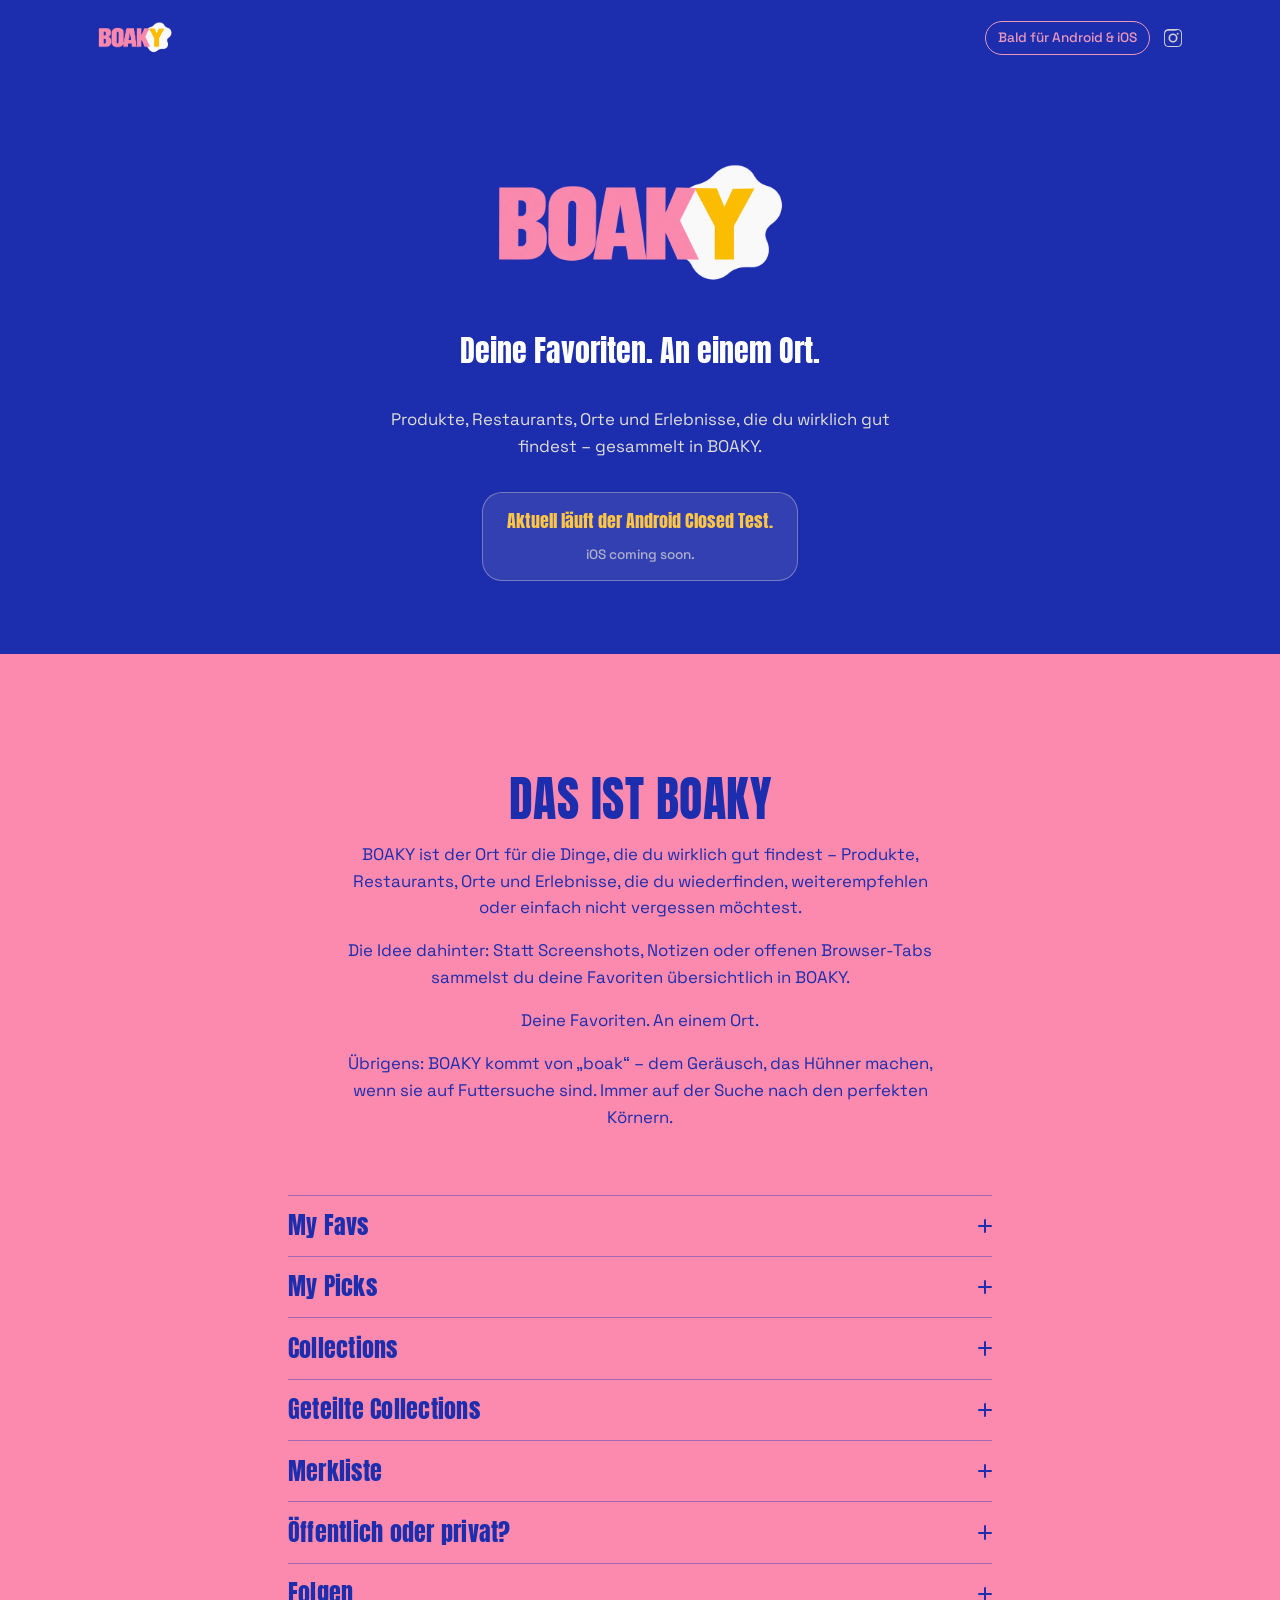
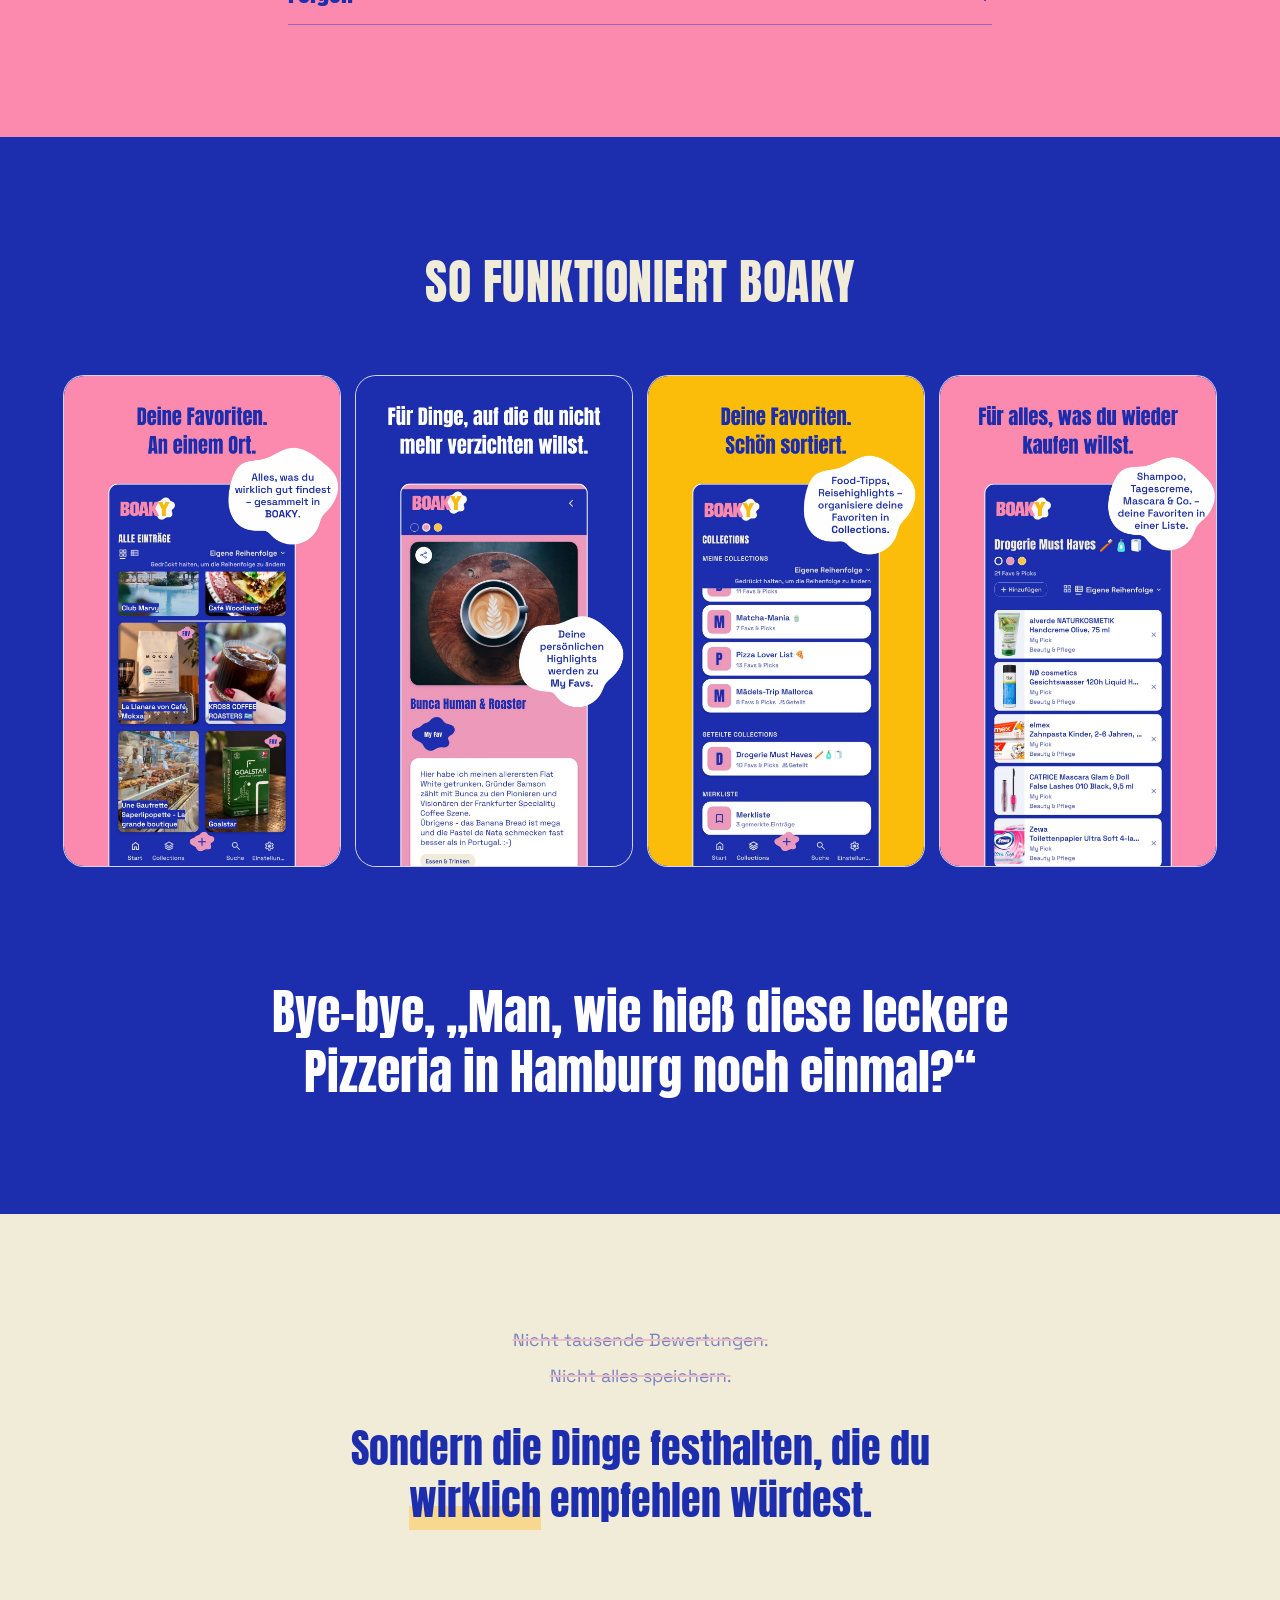
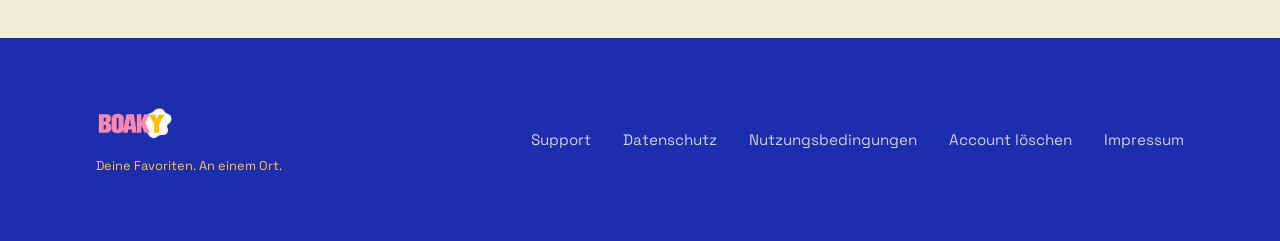
<file: index.html>
<!DOCTYPE html>
<html lang="de">
<head>
  <meta charset="UTF-8" />
  <meta name="viewport" content="width=device-width, initial-scale=1" />
  <title>BOAKY – Deine Favoriten. An einem Ort.</title>
  <meta
    name="description"
    content="BOAKY ist dein persönlicher Ort für Lieblingsprodukte, Restaurants, Orte und Erlebnisse. Deine Favoriten. An einem Ort."
  />
  <link rel="icon" href="assets/img/favicon.ico" sizes="any" />
  <link rel="icon" type="image/png" sizes="32x32" href="assets/img/favicon-32x32.png" />
  <link rel="icon" type="image/png" sizes="16x16" href="assets/img/favicon-16x16.png" />
  <link rel="apple-touch-icon" sizes="180x180" href="assets/img/apple-touch-icon.png" />
  <link rel="stylesheet" href="styles.css" />
  <noscript>
    <style>
      .accordion-panel[hidden] {
        display: block;
      }

      .accordion-icon {
        display: none;
      }
    </style>
  </noscript>
</head>
<body>
  <a class="skip-link" href="#main">Zum Inhalt springen</a>

  <header class="site-header">
    <div class="container">
      <a class="site-logo" href="/">
        <img
          src="assets/img/boaky-logo-primary.png"
          alt="BOAKY"
          width="1672"
          height="940"
        />
      </a>
      <div class="header-side">
        <p class="header-note">Bald für Android &amp; iOS</p>
        <a
          class="header-social"
          href="https://www.instagram.com/boakyapp"
          target="_blank"
          rel="noopener noreferrer"
          aria-label="BOAKY auf Instagram (öffnet in neuem Tab)"
        >
          <svg viewBox="0 0 24 24" width="22" height="22" aria-hidden="true" focusable="false">
            <path
              fill="currentColor"
              d="M12 2.2c3.2 0 3.58.01 4.85.07 1.17.05 1.8.24 2.22.41.56.21.96.47 1.38.89.42.42.68.82.89 1.38.17.42.36 1.05.41 2.22.06 1.27.07 1.65.07 4.85s-.01 3.58-.07 4.85c-.05 1.17-.24 1.8-.41 2.22-.21.56-.47.96-.89 1.38-.42.42-.82.68-1.38.89-.42.17-1.05.36-2.22.41-1.27.06-1.65.07-4.85.07s-3.58-.01-4.85-.07c-1.17-.05-1.8-.24-2.22-.41a3.74 3.74 0 0 1-1.38-.89 3.74 3.74 0 0 1-.89-1.38c-.17-.42-.36-1.05-.41-2.22C2.21 15.58 2.2 15.2 2.2 12s.01-3.58.07-4.85c.05-1.17.24-1.8.41-2.22.21-.56.47-.96.89-1.38.42-.42.82-.68 1.38-.89.42-.17 1.05-.36 2.22-.41C8.42 2.21 8.8 2.2 12 2.2zm0 1.8c-3.15 0-3.5.01-4.73.07-.96.04-1.48.2-1.82.33-.46.18-.78.39-1.12.73-.34.34-.55.66-.73 1.12-.13.34-.29.86-.33 1.82C3.21 8.5 3.2 8.85 3.2 12s.01 3.5.07 4.73c.04.96.2 1.48.33 1.82.18.46.39.78.73 1.12.34.34.66.55 1.12.73.34.13.86.29 1.82.33 1.23.06 1.58.07 4.73.07s3.5-.01 4.73-.07c.96-.04 1.48-.2 1.82-.33.46-.18.78-.39 1.12-.73.34-.34.55-.66.73-1.12.13-.34.29-.86.33-1.82.06-1.23.07-1.58.07-4.73s-.01-3.5-.07-4.73c-.04-.96-.2-1.48-.33-1.82a2.97 2.97 0 0 0-.73-1.12 2.97 2.97 0 0 0-1.12-.73c-.34-.13-.86-.29-1.82-.33C15.5 4.01 15.15 4 12 4zm0 3.05A4.95 4.95 0 1 1 7.05 12 4.95 4.95 0 0 1 12 7.05zm0 1.8A3.15 3.15 0 1 0 15.15 12 3.15 3.15 0 0 0 12 8.85zm5.1-2.6a1.1 1.1 0 1 1-1.1 1.1 1.1 1.1 0 0 1 1.1-1.1z"
            />
          </svg>
        </a>
      </div>
    </div>
  </header>

  <main id="main">
    <!-- HERO -->
    <section class="hero">
      <div class="container">
        <h1 class="hero-wordmark">
          <img
            src="assets/img/boaky-logo-primary.png"
            alt="BOAKY"
            width="1672"
            height="940"
          />
        </h1>
        <p class="hero-claim">Deine Favoriten. An einem Ort.</p>
        <p class="hero-intro">
          Produkte, Restaurants, Orte und Erlebnisse, die du wirklich gut
          findest – gesammelt in BOAKY.
        </p>
        <div class="hero-status">
          <p class="hero-status-primary">Aktuell läuft der Android Closed Test.</p>
          <p class="hero-status-secondary">iOS coming soon.</p>
        </div>
      </div>
    </section>

    <!-- WAS IST BOAKY -->
    <section class="pillars" id="was-ist-boaky">
      <div class="container">
        <div class="section-head">
          <h2>Das ist BOAKY</h2>
          <p>
            BOAKY ist der Ort für die Dinge, die du wirklich gut findest – Produkte, Restaurants, Orte und
            Erlebnisse, die du wiederfinden, weiterempfehlen oder einfach nicht vergessen möchtest.
          </p>
          <p>
            Die Idee dahinter: Statt Screenshots, Notizen oder offenen Browser-Tabs sammelst du deine Favoriten
            übersichtlich in BOAKY.
          </p>
          <p>Deine Favoriten. An einem Ort.</p>
          <p>
            Übrigens: BOAKY kommt von „boak“ – dem Geräusch, das Hühner machen, wenn sie auf Futtersuche sind.
            Immer auf der Suche nach den perfekten Körnern.
          </p>
        </div>

        <div class="accordion">
          <div class="accordion-item">
            <h3 class="accordion-heading">
              <button
                type="button"
                class="accordion-trigger"
                id="feature-trigger-1"
                aria-expanded="false"
                aria-controls="feature-panel-1"
              >
                <span>My Favs</span>
                <span class="accordion-icon" aria-hidden="true"></span>
              </button>
            </h3>
            <div
              class="accordion-panel"
              id="feature-panel-1"
              role="region"
              aria-labelledby="feature-trigger-1"
              hidden
            >
              <p>
                Die beste Pizza ever, die perfekte Mascara, dein absolutes Hotelhighlight – My Favs sind deine
                persönlichen Besten der Besten. Die Dinge, auf die du nicht mehr verzichten willst.
              </p>
            </div>
          </div>
          <div class="accordion-item">
            <h3 class="accordion-heading">
              <button
                type="button"
                class="accordion-trigger"
                id="feature-trigger-2"
                aria-expanded="false"
                aria-controls="feature-panel-2"
              >
                <span>My Picks</span>
                <span class="accordion-icon" aria-hidden="true"></span>
              </button>
            </h3>
            <div
              class="accordion-panel"
              id="feature-panel-2"
              role="region"
              aria-labelledby="feature-trigger-2"
              hidden
            >
              <p>
                Noch kein All-Time-Favorit – aber definitiv gut genug, um ihn nicht wieder zu vergessen. Deine
                Lieblingscafés in Frankfurt, die richtig gute Sonnencreme aus dem letzten Urlaub oder der eine Wein
                aus der Toskana, den du wieder kaufen möchtest.
              </p>
              <p>My Picks sind deine persönliche Auswahl der guten Dinge, die du wiederfinden möchtest.</p>
            </div>
          </div>
          <div class="accordion-item">
            <h3 class="accordion-heading">
              <button
                type="button"
                class="accordion-trigger"
                id="feature-trigger-3"
                aria-expanded="false"
                aria-controls="feature-panel-3"
              >
                <span>Collections</span>
                <span class="accordion-icon" aria-hidden="true"></span>
              </button>
            </h3>
            <div
              class="accordion-panel"
              id="feature-panel-3"
              role="region"
              aria-labelledby="feature-trigger-3"
              hidden
            >
              <p>
                Deine Essenstipps in Barcelona, deine Lieblingsweine aus Frankreich oder vielleicht auch alle
                Highlights vom letzten Städtetrip nach Lissabon?
              </p>
              <p>
                Mit Collections kannst du deine My Favs und My Picks nach deinen eigenen Themen zusammenstellen und
                organisieren.
              </p>
            </div>
          </div>
          <div class="accordion-item">
            <h3 class="accordion-heading">
              <button
                type="button"
                class="accordion-trigger"
                id="feature-trigger-4"
                aria-expanded="false"
                aria-controls="feature-panel-4"
              >
                <span>Geteilte Collections</span>
                <span class="accordion-icon" aria-hidden="true"></span>
              </button>
            </h3>
            <div
              class="accordion-panel"
              id="feature-panel-4"
              role="region"
              aria-labelledby="feature-trigger-4"
              hidden
            >
              <p>
                Du kennst die besten Matcha-Läden im Land? Dann teile deine Collection mit anderen und inspiriere sie
                mit deinen Favoriten.
              </p>
              <p>
                Oder tragt eure Favoriten gemeinsam zusammen – zum Beispiel die Highlights vom letzten
                Mallorca-Urlaub, eure Lieblingsrestaurants in der Stadt oder die Produkte, die immer wieder im
                Einkaufswagen landen.
              </p>
            </div>
          </div>
          <div class="accordion-item">
            <h3 class="accordion-heading">
              <button
                type="button"
                class="accordion-trigger"
                id="feature-trigger-5"
                aria-expanded="false"
                aria-controls="feature-panel-5"
              >
                <span>Merkliste</span>
                <span class="accordion-icon" aria-hidden="true"></span>
              </button>
            </h3>
            <div
              class="accordion-panel"
              id="feature-panel-5"
              role="region"
              aria-labelledby="feature-trigger-5"
              hidden
            >
              <p>Spannend – aber selbst noch nicht probiert.</p>
              <p>
                Speichere Favoriten und Collections anderer Nutzer in deiner Merkliste. So kannst du Empfehlungen
                später wiederfinden und gemerkte Favoriten anschließend selbst als My Fav oder My Pick in deine
                eigene Sammlung übernehmen.
              </p>
            </div>
          </div>
          <div class="accordion-item">
            <h3 class="accordion-heading">
              <button
                type="button"
                class="accordion-trigger"
                id="feature-trigger-6"
                aria-expanded="false"
                aria-controls="feature-panel-6"
              >
                <span>Öffentlich oder privat?</span>
                <span class="accordion-icon" aria-hidden="true"></span>
              </button>
            </h3>
            <div
              class="accordion-panel"
              id="feature-panel-6"
              role="region"
              aria-labelledby="feature-trigger-6"
              hidden
            >
              <p>
                Dein Profil kann privat oder öffentlich sein. Ein privates Profil ist nur für dich sichtbar. Ein
                öffentliches Profil kann von anderen gefunden werden und zeigt deine öffentlichen Inhalte.
              </p>
              <p>
                Auch Collections können privat oder öffentlich sein. Private Collections siehst nur du und
                eingeladene Personen. Öffentliche Collections können von anderen BOAKY-Nutzern entdeckt werden.
              </p>
            </div>
          </div>
          <div class="accordion-item">
            <h3 class="accordion-heading">
              <button
                type="button"
                class="accordion-trigger"
                id="feature-trigger-7"
                aria-expanded="false"
                aria-controls="feature-panel-7"
              >
                <span>Folgen</span>
                <span class="accordion-icon" aria-hidden="true"></span>
              </button>
            </h3>
            <div
              class="accordion-panel"
              id="feature-panel-7"
              role="region"
              aria-labelledby="feature-trigger-7"
              hidden
            >
              <p>
                Du kannst öffentlichen Profilen folgen, deren Geschmack dich interessiert. So findest du deren Faves
                leichter über die Suche. BOAKY zeigt bewusst keine Follower-Zahlen – es geht um Empfehlungen und
                Geschmack, nicht um Reichweite.
              </p>
            </div>
          </div>
        </div>
      </div>
    </section>

    <!-- SO FUNKTIONIERT BOAKY -->
    <section class="preview" id="app-preview">
      <div class="container">
        <div class="section-head">
          <h2>So funktioniert BOAKY</h2>
        </div>
      </div>

      <!-- Bewusst AUSSERHALB von .container: die vier Screenshots sollen
           die verfügbare Breite deutlich großzügiger nutzen können als
           die sonst auf --container-width (72rem) begrenzten Abschnitte. -->
      <ul class="preview-grid" aria-label="BOAKY App-Screens">
        <li class="preview-frame">
          <img src="assets/img/app-preview/01-start.webp" alt="BOAKY Start-Screen: alle Einträge im Überblick" width="1080" height="1920" loading="lazy" />
        </li>
        <li class="preview-frame">
          <img src="assets/img/app-preview/02-item.webp" alt="Ein einzelner BOAKY-Eintrag im Detail" width="1080" height="1920" loading="lazy" />
        </li>
        <li class="preview-frame">
          <img src="assets/img/app-preview/03-collections.webp" alt="Collections in BOAKY" width="1080" height="1920" loading="lazy" />
        </li>
        <li class="preview-frame">
          <img src="assets/img/app-preview/04-drogerie-collection.webp" alt="Beispiel einer thematischen Collection in BOAKY" width="1080" height="1920" loading="lazy" />
        </li>
      </ul>

      <div class="container">
        <p class="preview-outro">
          Bye-bye, „Man, wie hieß diese leckere Pizzeria in Hamburg noch einmal?“
        </p>
      </div>
    </section>

    <!-- PHILOSOPHIE -->
    <section class="philosophy" id="philosophie">
      <div class="container philosophy-inner">
        <div class="philosophy-not">
          <p>Nicht tausende Bewertungen.</p>
          <p>Nicht alles speichern.</p>
        </div>
        <p class="philosophy-but">
          Sondern die Dinge festhalten, die du <em>wirklich</em> empfehlen
          würdest.
        </p>
      </div>
    </section>
  </main>

  <footer class="site-footer">
    <div class="container footer-inner">
      <p class="footer-brand">
        <img
          src="assets/img/boaky-logo-primary.png"
          alt="BOAKY"
          width="1672"
          height="940"
        />
        <span>Deine Favoriten. An einem Ort.</span>
      </p>
      <ul class="footer-links">
        <li><a href="support.html">Support</a></li>
        <li><a href="datenschutz.html">Datenschutz</a></li>
        <li><a href="nutzungsbedingungen.html">Nutzungsbedingungen</a></li>
        <li><a href="account-loeschen.html">Account löschen</a></li>
        <li><a href="impressum.html">Impressum</a></li>
      </ul>
    </div>
  </footer>

  <script src="script.js" defer></script>
</body>
</html>
</file>
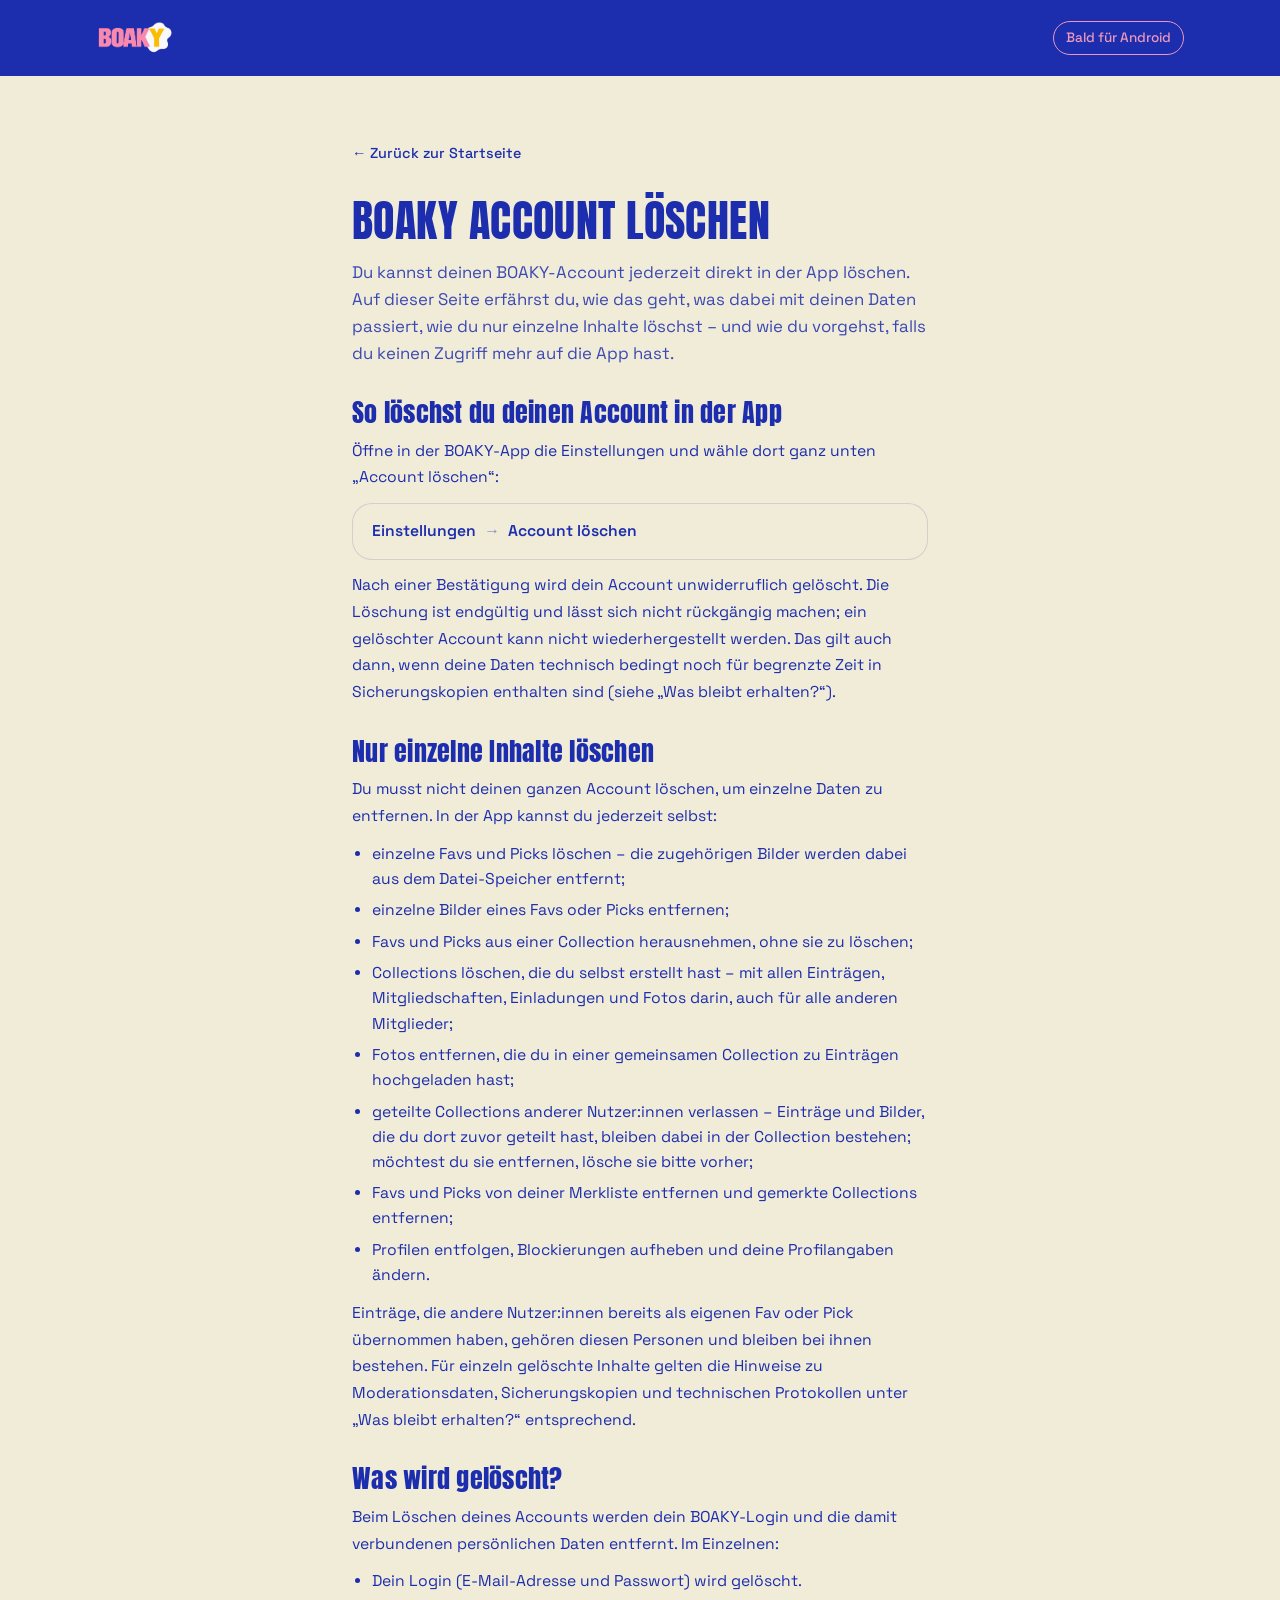
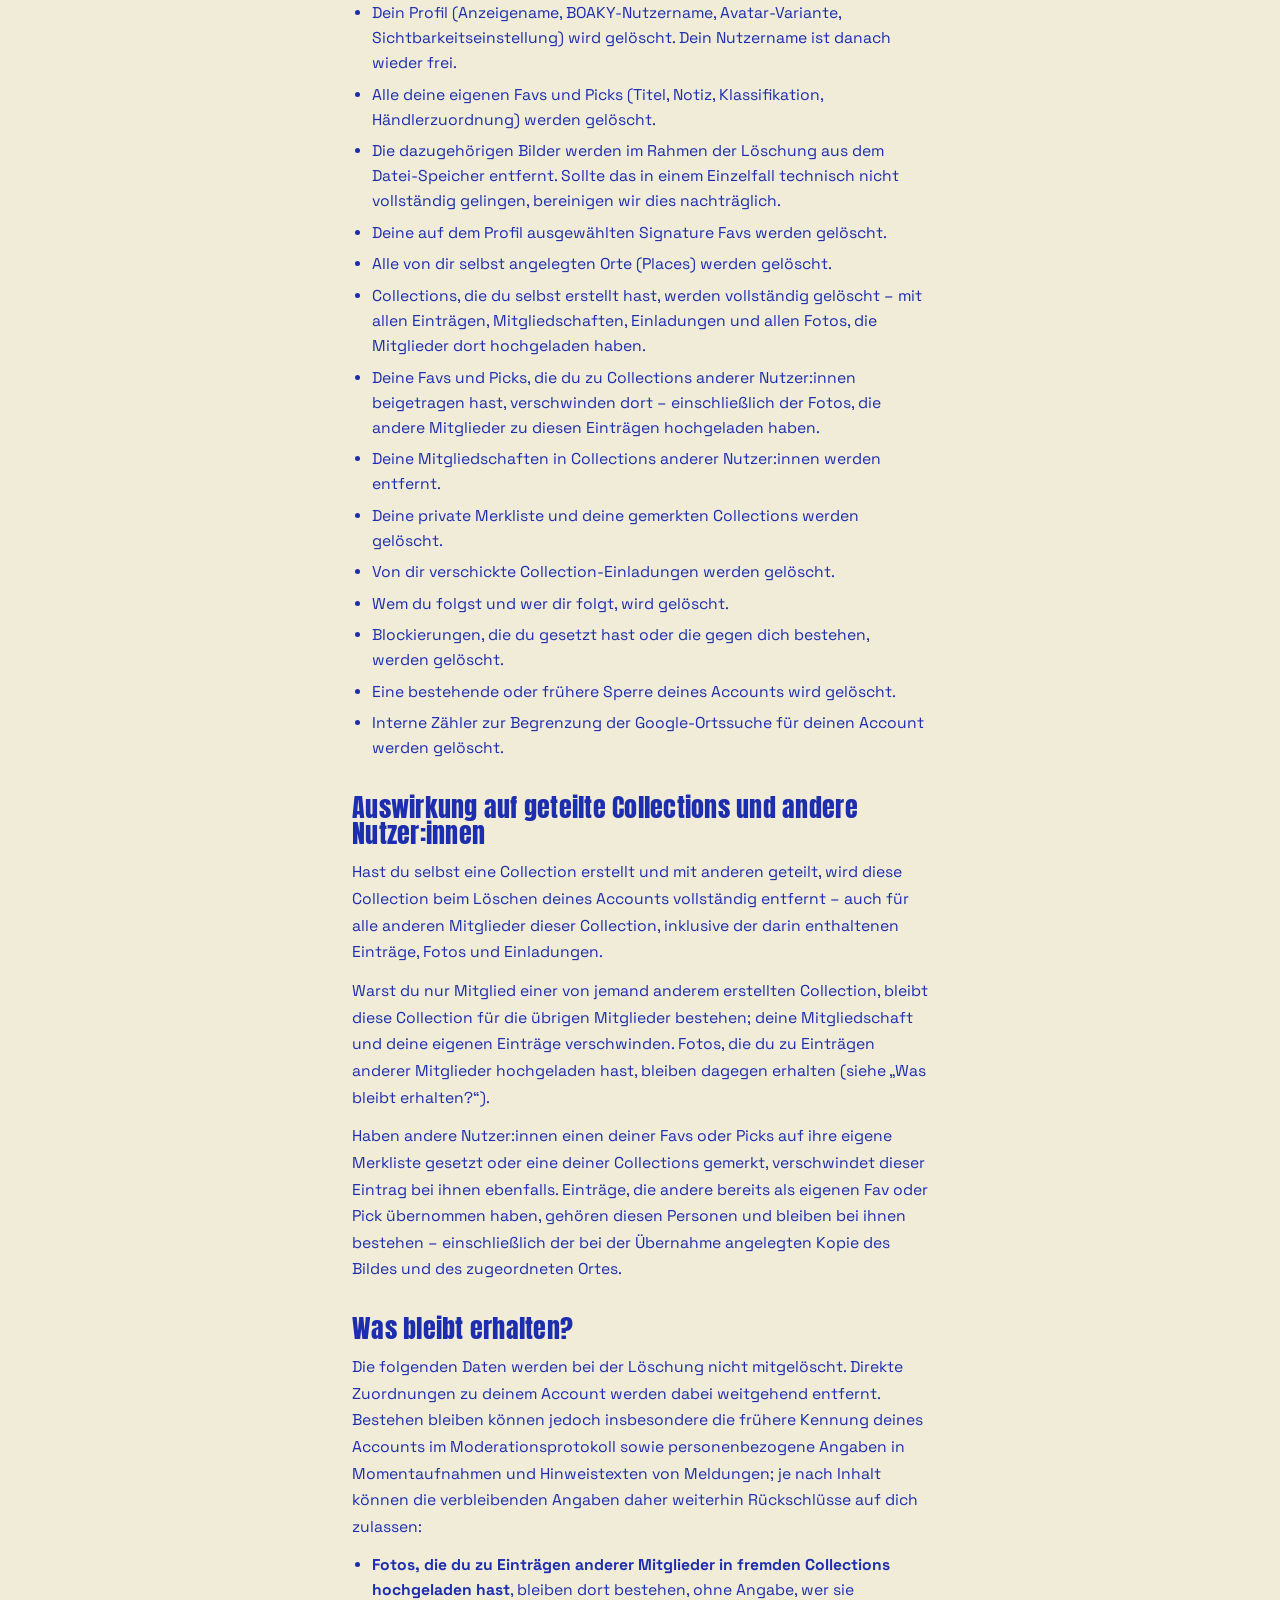
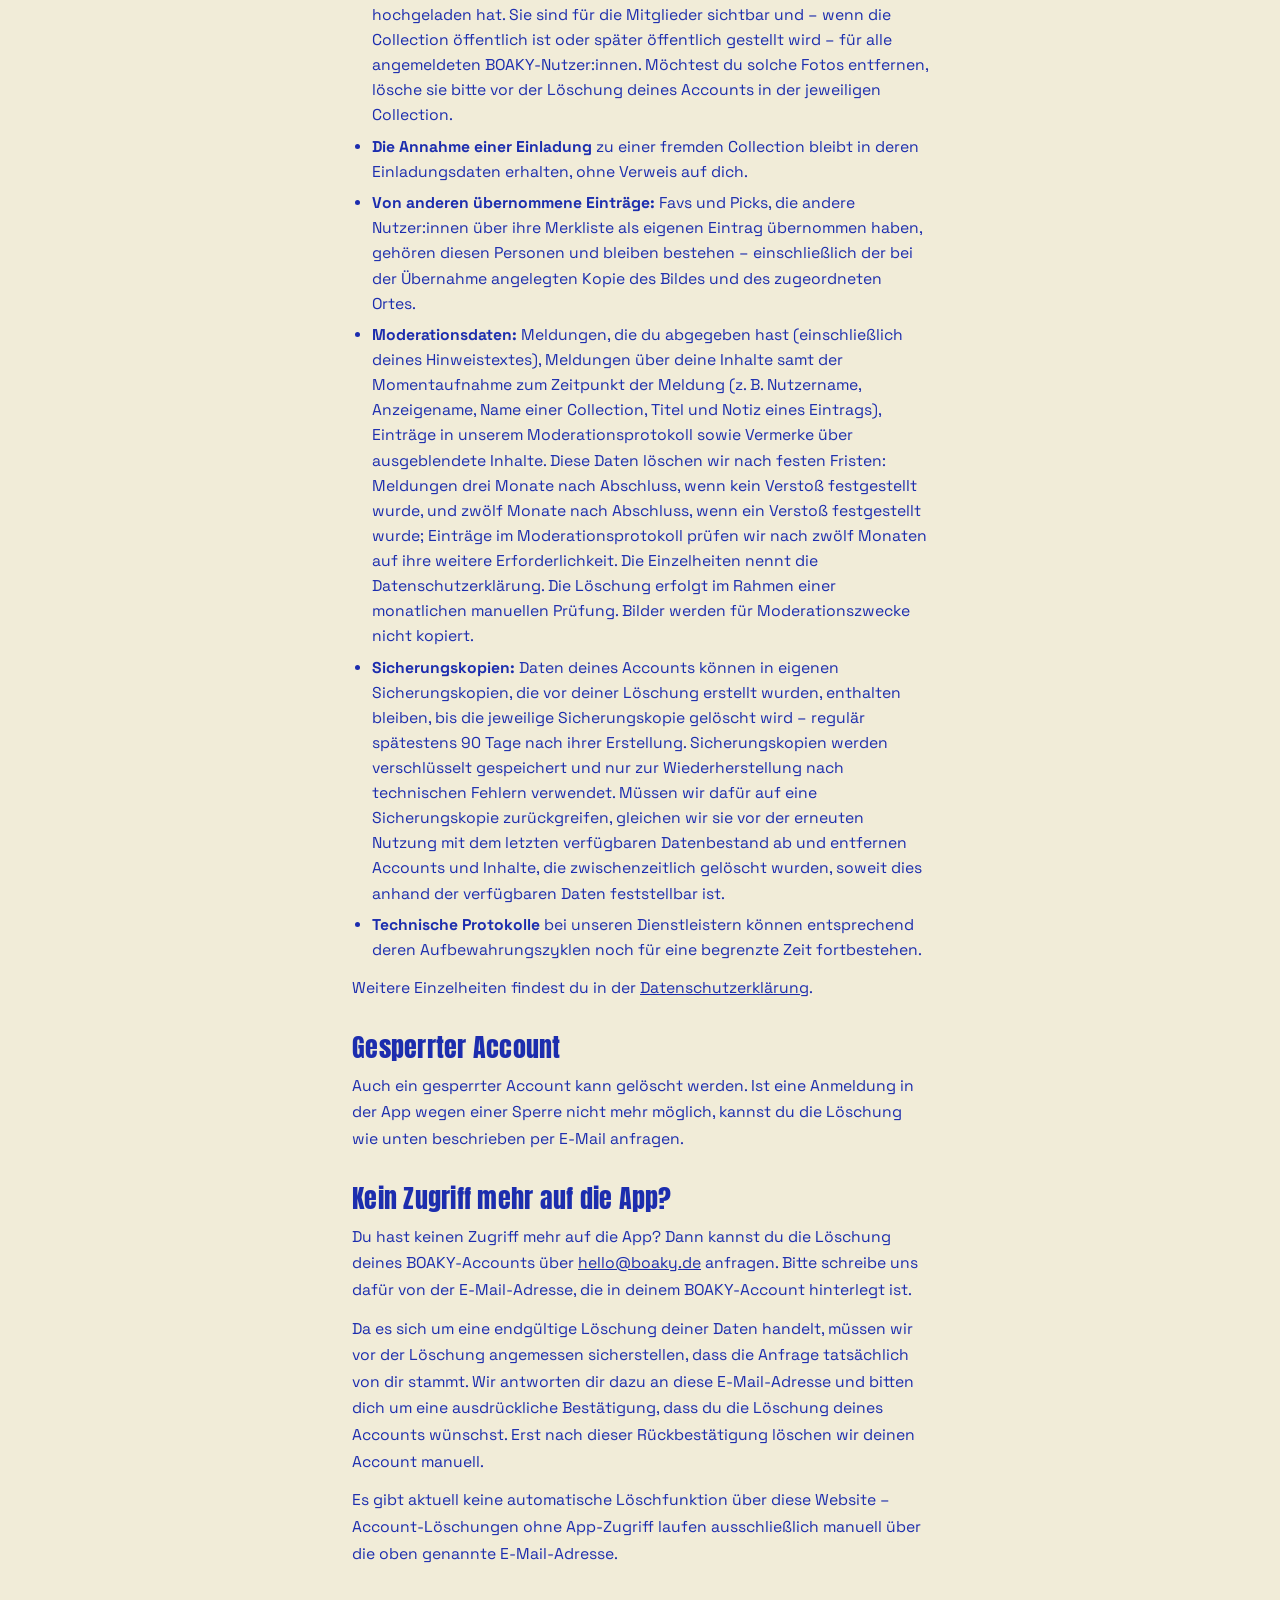
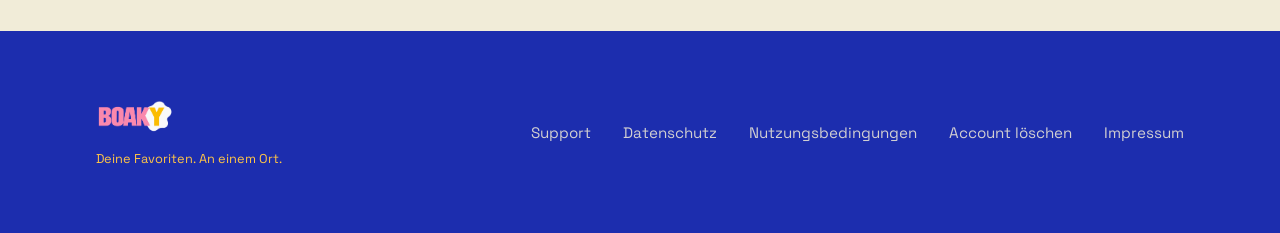
<file: account-loeschen.html>
<!DOCTYPE html>
<html lang="de">
<head>
  <meta charset="UTF-8" />
  <meta name="viewport" content="width=device-width, initial-scale=1" />
  <title>BOAKY – Account löschen</title>
  <meta
    name="description"
    content="So löschst du deinen BOAKY-Account und was dabei mit deinen Daten passiert."
  />
  <link rel="icon" href="assets/img/favicon.ico" sizes="any" />
  <link rel="icon" type="image/png" sizes="32x32" href="assets/img/favicon-32x32.png" />
  <link rel="icon" type="image/png" sizes="16x16" href="assets/img/favicon-16x16.png" />
  <link rel="apple-touch-icon" sizes="180x180" href="assets/img/apple-touch-icon.png" />
  <link rel="stylesheet" href="styles.css" />
</head>
<body>
  <a class="skip-link" href="#main">Zum Inhalt springen</a>

  <header class="site-header">
    <div class="container">
      <a class="site-logo" href="/">
        <img
          src="assets/img/boaky-logo-primary.png"
          alt="BOAKY"
          width="1672"
          height="940"
        />
      </a>
      <p class="header-note">Bald für Android</p>
    </div>
  </header>

  <main id="main" class="legal-main">
    <div class="container">
      <a class="legal-back" href="/">← Zurück zur Startseite</a>
      <h1>BOAKY Account löschen</h1>
        <p class="legal-intro">Du kannst deinen BOAKY-Account jederzeit direkt in der App löschen. Auf dieser Seite erfährst du, wie das geht, was dabei mit deinen Daten passiert, wie du nur einzelne Inhalte löschst – und wie du vorgehst, falls du keinen Zugriff mehr auf die App hast.</p>
      <section class="legal-section" id="so-gehts">
        <h2>So löschst du deinen Account in der App</h2>
        <p>Öffne in der BOAKY-App die Einstellungen und wähle dort ganz unten „Account löschen“:</p>
        <p class="delete-path" aria-label="Navigationspfad in der App">
          <span>Einstellungen</span>
          <span class="sep" aria-hidden="true">→</span>
          <span>Account löschen</span>
        </p>
        <p>Nach einer Bestätigung wird dein Account unwiderruflich gelöscht. Die Löschung ist endgültig und lässt sich nicht rückgängig machen; ein gelöschter Account kann nicht wiederhergestellt werden. Das gilt auch dann, wenn deine Daten technisch bedingt noch für begrenzte Zeit in Sicherungskopien enthalten sind (siehe „Was bleibt erhalten?“).</p>
      </section>

      <section class="legal-section" id="einzelne-inhalte">
        <h2>Nur einzelne Inhalte löschen</h2>
        <p>Du musst nicht deinen ganzen Account löschen, um einzelne Daten zu entfernen. In der App kannst du jederzeit selbst:</p>
        <ul>
          <li>einzelne Favs und Picks löschen – die zugehörigen Bilder werden dabei aus dem Datei-Speicher entfernt;</li>
          <li>einzelne Bilder eines Favs oder Picks entfernen;</li>
          <li>Favs und Picks aus einer Collection herausnehmen, ohne sie zu löschen;</li>
          <li>Collections löschen, die du selbst erstellt hast – mit allen Einträgen, Mitgliedschaften, Einladungen und Fotos darin, auch für alle anderen Mitglieder;</li>
          <li>Fotos entfernen, die du in einer gemeinsamen Collection zu Einträgen hochgeladen hast;</li>
          <li>geteilte Collections anderer Nutzer:innen verlassen – Einträge und Bilder, die du dort zuvor geteilt hast, bleiben dabei in der Collection bestehen; möchtest du sie entfernen, lösche sie bitte vorher;</li>
          <li>Favs und Picks von deiner Merkliste entfernen und gemerkte Collections entfernen;</li>
          <li>Profilen entfolgen, Blockierungen aufheben und deine Profilangaben ändern.</li>
        </ul>
        <p>Einträge, die andere Nutzer:innen bereits als eigenen Fav oder Pick übernommen haben, gehören diesen Personen und bleiben bei ihnen bestehen. Für einzeln gelöschte Inhalte gelten die Hinweise zu Moderationsdaten, Sicherungskopien und technischen Protokollen unter „Was bleibt erhalten?“ entsprechend.</p>
      </section>

      <section class="legal-section" id="was-wird-geloescht">
        <h2>Was wird gelöscht?</h2>
        <p>Beim Löschen deines Accounts werden dein BOAKY-Login und die damit verbundenen persönlichen Daten entfernt. Im Einzelnen:</p>
        <ul>
          <li>Dein Login (E-Mail-Adresse und Passwort) wird gelöscht.</li>
          <li>Dein Profil (Anzeigename, BOAKY-Nutzername, Avatar-Variante, Sichtbarkeitseinstellung) wird gelöscht. Dein Nutzername ist danach wieder frei.</li>
          <li>Alle deine eigenen Favs und Picks (Titel, Notiz, Klassifikation, Händlerzuordnung) werden gelöscht.</li>
          <li>Die dazugehörigen Bilder werden im Rahmen der Löschung aus dem Datei-Speicher entfernt. Sollte das in einem Einzelfall technisch nicht vollständig gelingen, bereinigen wir dies nachträglich.</li>
          <li>Deine auf dem Profil ausgewählten Signature Favs werden gelöscht.</li>
          <li>Alle von dir selbst angelegten Orte (Places) werden gelöscht.</li>
          <li>Collections, die du selbst erstellt hast, werden vollständig gelöscht – mit allen Einträgen, Mitgliedschaften, Einladungen und allen Fotos, die Mitglieder dort hochgeladen haben.</li>
          <li>Deine Favs und Picks, die du zu Collections anderer Nutzer:innen beigetragen hast, verschwinden dort – einschließlich der Fotos, die andere Mitglieder zu diesen Einträgen hochgeladen haben.</li>
          <li>Deine Mitgliedschaften in Collections anderer Nutzer:innen werden entfernt.</li>
          <li>Deine private Merkliste und deine gemerkten Collections werden gelöscht.</li>
          <li>Von dir verschickte Collection-Einladungen werden gelöscht.</li>
          <li>Wem du folgst und wer dir folgt, wird gelöscht.</li>
          <li>Blockierungen, die du gesetzt hast oder die gegen dich bestehen, werden gelöscht.</li>
          <li>Eine bestehende oder frühere Sperre deines Accounts wird gelöscht.</li>
          <li>Interne Zähler zur Begrenzung der Google-Ortssuche für deinen Account werden gelöscht.</li>
        </ul>
      </section>

      <section class="legal-section" id="geteilte-collections">
        <h2>Auswirkung auf geteilte Collections und andere Nutzer:innen</h2>
        <p>Hast du selbst eine Collection erstellt und mit anderen geteilt, wird diese Collection beim Löschen deines Accounts vollständig entfernt – auch für alle anderen Mitglieder dieser Collection, inklusive der darin enthaltenen Einträge, Fotos und Einladungen.</p>
        <p>Warst du nur Mitglied einer von jemand anderem erstellten Collection, bleibt diese Collection für die übrigen Mitglieder bestehen; deine Mitgliedschaft und deine eigenen Einträge verschwinden. Fotos, die du zu Einträgen anderer Mitglieder hochgeladen hast, bleiben dagegen erhalten (siehe „Was bleibt erhalten?“).</p>
        <p>Haben andere Nutzer:innen einen deiner Favs oder Picks auf ihre eigene Merkliste gesetzt oder eine deiner Collections gemerkt, verschwindet dieser Eintrag bei ihnen ebenfalls. Einträge, die andere bereits als eigenen Fav oder Pick übernommen haben, gehören diesen Personen und bleiben bei ihnen bestehen – einschließlich der bei der Übernahme angelegten Kopie des Bildes und des zugeordneten Ortes.</p>
      </section>

      <section class="legal-section" id="was-bleibt">
        <h2>Was bleibt erhalten?</h2>
        <p>Die folgenden Daten werden bei der Löschung nicht mitgelöscht. Direkte Zuordnungen zu deinem Account werden dabei weitgehend entfernt. Bestehen bleiben können jedoch insbesondere die frühere Kennung deines Accounts im Moderationsprotokoll sowie personenbezogene Angaben in Momentaufnahmen und Hinweistexten von Meldungen; je nach Inhalt können die verbleibenden Angaben daher weiterhin Rückschlüsse auf dich zulassen:</p>
        <ul>
          <li><strong>Fotos, die du zu Einträgen anderer Mitglieder in fremden Collections hochgeladen hast</strong>, bleiben dort bestehen, ohne Angabe, wer sie hochgeladen hat. Sie sind für die Mitglieder sichtbar und – wenn die Collection öffentlich ist oder später öffentlich gestellt wird – für alle angemeldeten BOAKY-Nutzer:innen. Möchtest du solche Fotos entfernen, lösche sie bitte vor der Löschung deines Accounts in der jeweiligen Collection.</li>
          <li><strong>Die Annahme einer Einladung</strong> zu einer fremden Collection bleibt in deren Einladungsdaten erhalten, ohne Verweis auf dich.</li>
          <li><strong>Von anderen übernommene Einträge:</strong> Favs und Picks, die andere Nutzer:innen über ihre Merkliste als eigenen Eintrag übernommen haben, gehören diesen Personen und bleiben bestehen – einschließlich der bei der Übernahme angelegten Kopie des Bildes und des zugeordneten Ortes.</li>
          <li><strong>Moderationsdaten:</strong> Meldungen, die du abgegeben hast (einschließlich deines Hinweistextes), Meldungen über deine Inhalte samt der Momentaufnahme zum Zeitpunkt der Meldung (z. B. Nutzername, Anzeigename, Name einer Collection, Titel und Notiz eines Eintrags), Einträge in unserem Moderationsprotokoll sowie Vermerke über ausgeblendete Inhalte. Diese Daten löschen wir nach festen Fristen: Meldungen drei Monate nach Abschluss, wenn kein Verstoß festgestellt wurde, und zwölf Monate nach Abschluss, wenn ein Verstoß festgestellt wurde; Einträge im Moderationsprotokoll prüfen wir nach zwölf Monaten auf ihre weitere Erforderlichkeit. Die Einzelheiten nennt die Datenschutzerklärung. Die Löschung erfolgt im Rahmen einer monatlichen manuellen Prüfung. Bilder werden für Moderationszwecke nicht kopiert.</li>
          <li><strong>Sicherungskopien:</strong> Daten deines Accounts können in eigenen Sicherungskopien, die vor deiner Löschung erstellt wurden, enthalten bleiben, bis die jeweilige Sicherungskopie gelöscht wird – regulär spätestens 90 Tage nach ihrer Erstellung. Sicherungskopien werden verschlüsselt gespeichert und nur zur Wiederherstellung nach technischen Fehlern verwendet. Müssen wir dafür auf eine Sicherungskopie zurückgreifen, gleichen wir sie vor der erneuten Nutzung mit dem letzten verfügbaren Datenbestand ab und entfernen Accounts und Inhalte, die zwischenzeitlich gelöscht wurden, soweit dies anhand der verfügbaren Daten feststellbar ist.</li>
          <li><strong>Technische Protokolle</strong> bei unseren Dienstleistern können entsprechend deren Aufbewahrungszyklen noch für eine begrenzte Zeit fortbestehen.</li>
        </ul>
        <p>Weitere Einzelheiten findest du in der <a href="datenschutz.html">Datenschutzerklärung</a>.</p>
      </section>

      <section class="legal-section" id="gesperrter-account">
        <h2>Gesperrter Account</h2>
        <p>Auch ein gesperrter Account kann gelöscht werden. Ist eine Anmeldung in der App wegen einer Sperre nicht mehr möglich, kannst du die Löschung wie unten beschrieben per E-Mail anfragen.</p>
      </section>

      <section class="legal-section" id="ohne-app-zugriff">
        <h2>Kein Zugriff mehr auf die App?</h2>
        <p>Du hast keinen Zugriff mehr auf die App? Dann kannst du die Löschung deines BOAKY-Accounts über <a href="mailto:hello@boaky.de">hello@boaky.de</a> anfragen. Bitte schreibe uns dafür von der E-Mail-Adresse, die in deinem BOAKY-Account hinterlegt ist.</p>
        <p>Da es sich um eine endgültige Löschung deiner Daten handelt, müssen wir vor der Löschung angemessen sicherstellen, dass die Anfrage tatsächlich von dir stammt. Wir antworten dir dazu an diese E-Mail-Adresse und bitten dich um eine ausdrückliche Bestätigung, dass du die Löschung deines Accounts wünschst. Erst nach dieser Rückbestätigung löschen wir deinen Account manuell.</p>
        <p>Es gibt aktuell keine automatische Löschfunktion über diese Website – Account-Löschungen ohne App-Zugriff laufen ausschließlich manuell über die oben genannte E-Mail-Adresse.</p>
      </section>

    </div>
  </main>

  <footer class="site-footer">
    <div class="container footer-inner">
      <p class="footer-brand">
        <img
          src="assets/img/boaky-logo-primary.png"
          alt="BOAKY"
          width="1672"
          height="940"
        />
        <span>Deine Favoriten. An einem Ort.</span>
      </p>
      <ul class="footer-links">
        <li><a href="support.html">Support</a></li>
        <li><a href="datenschutz.html">Datenschutz</a></li>
        <li><a href="nutzungsbedingungen.html">Nutzungsbedingungen</a></li>
        <li><a href="account-loeschen.html" aria-current="page">Account löschen</a></li>
        <li><a href="impressum.html">Impressum</a></li>
      </ul>
    </div>
  </footer>
</body>
</html>
</file>
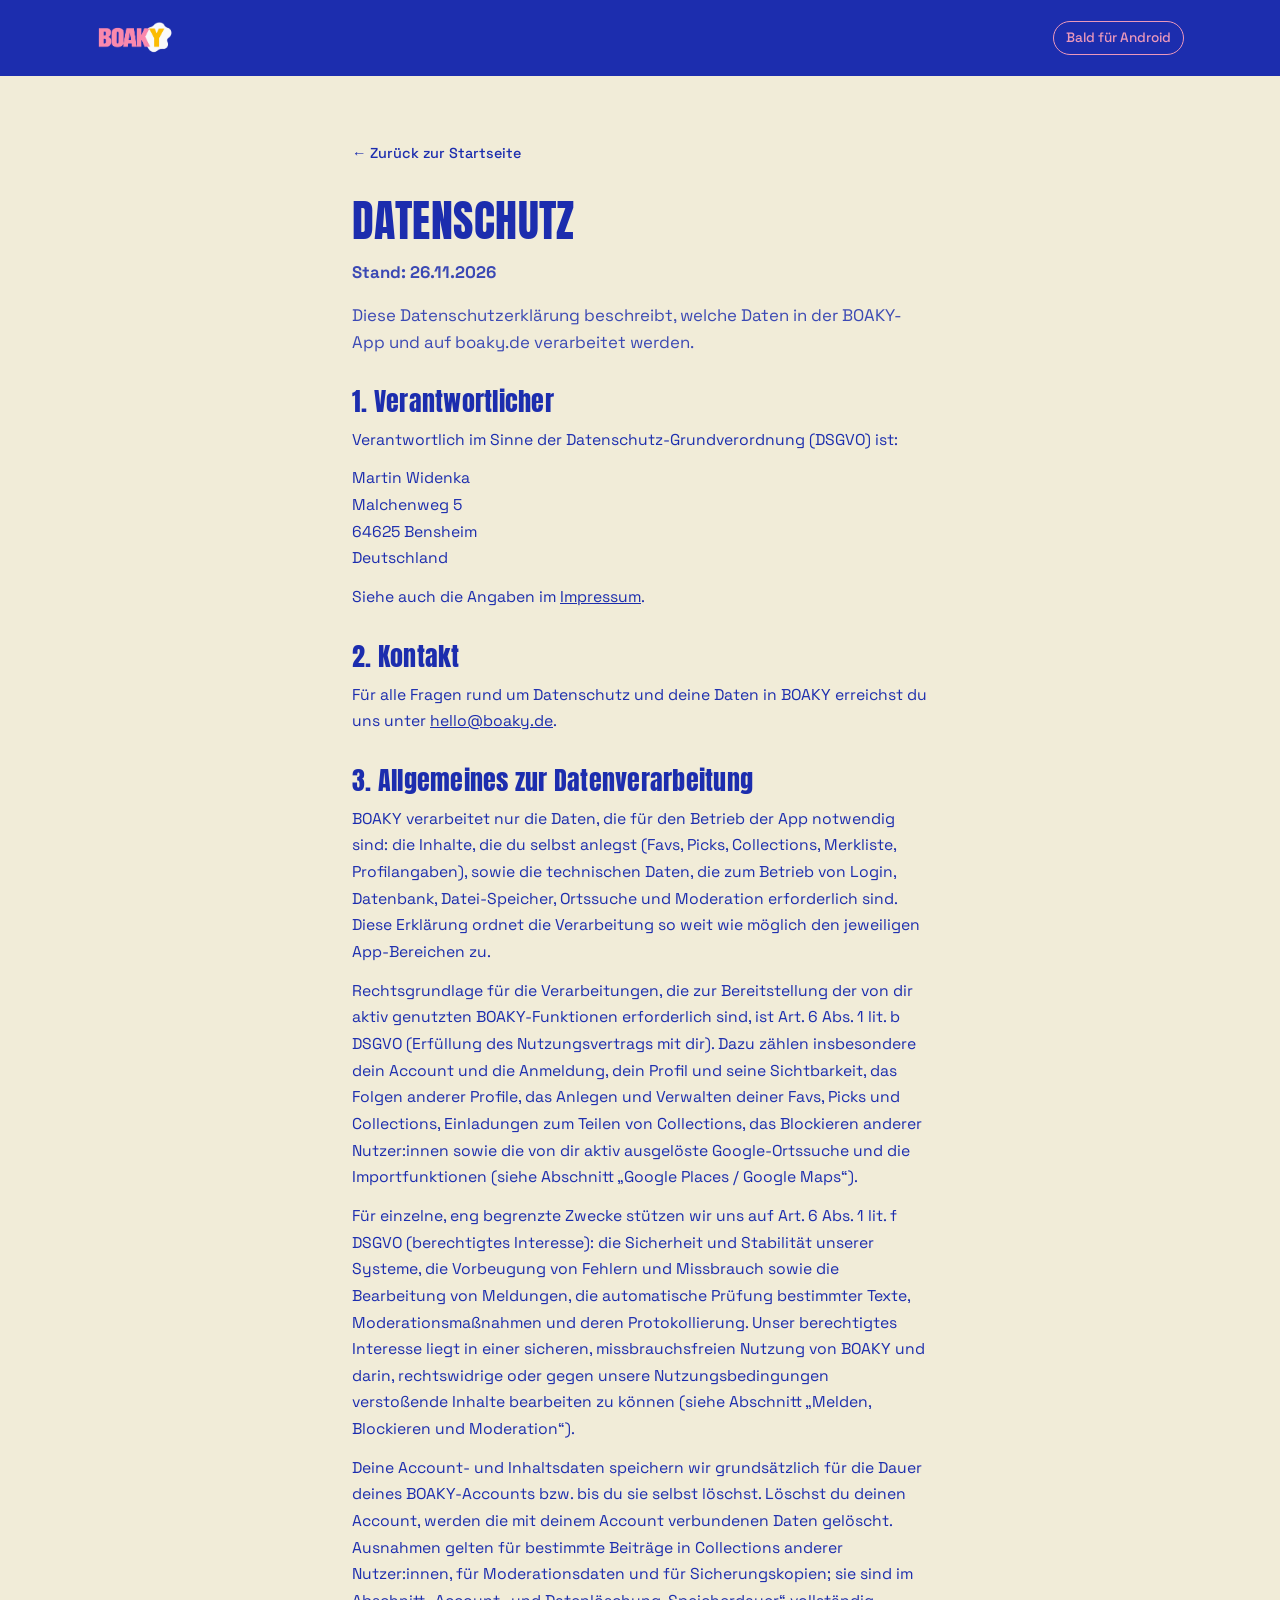
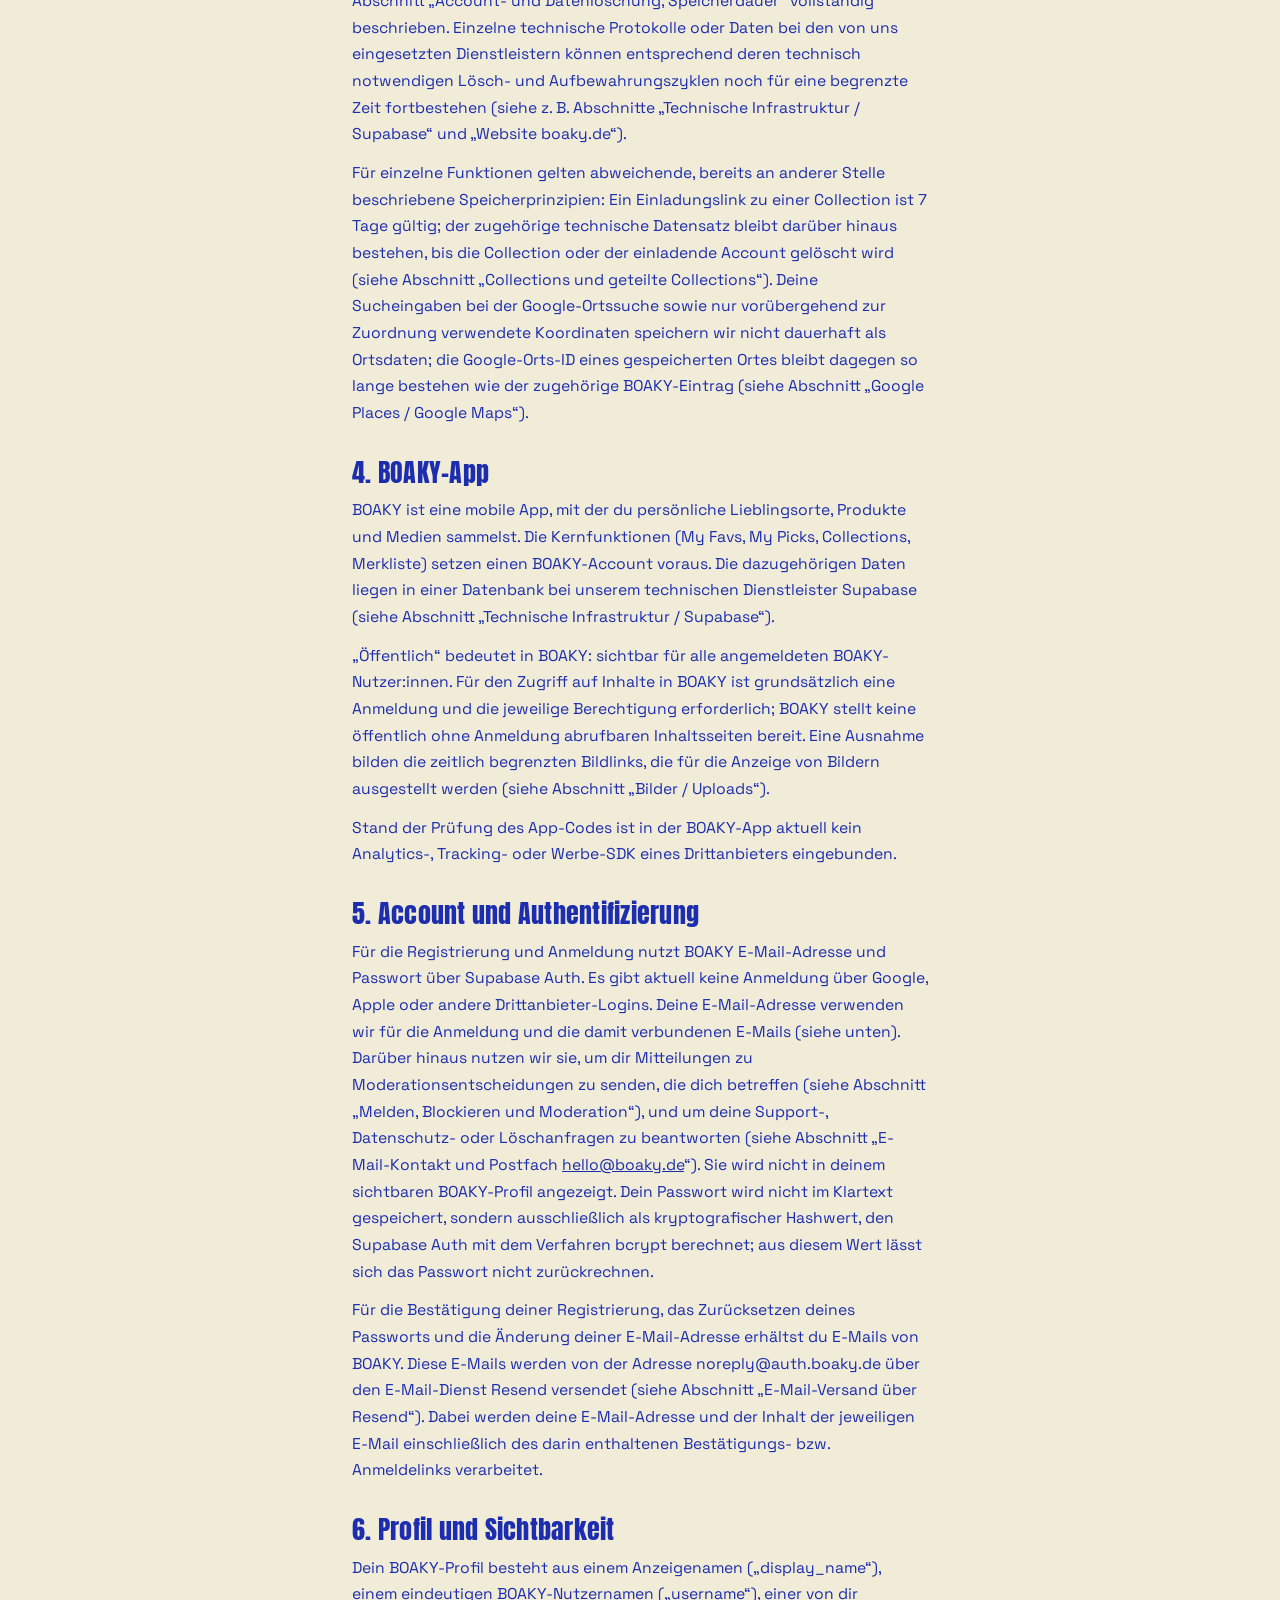
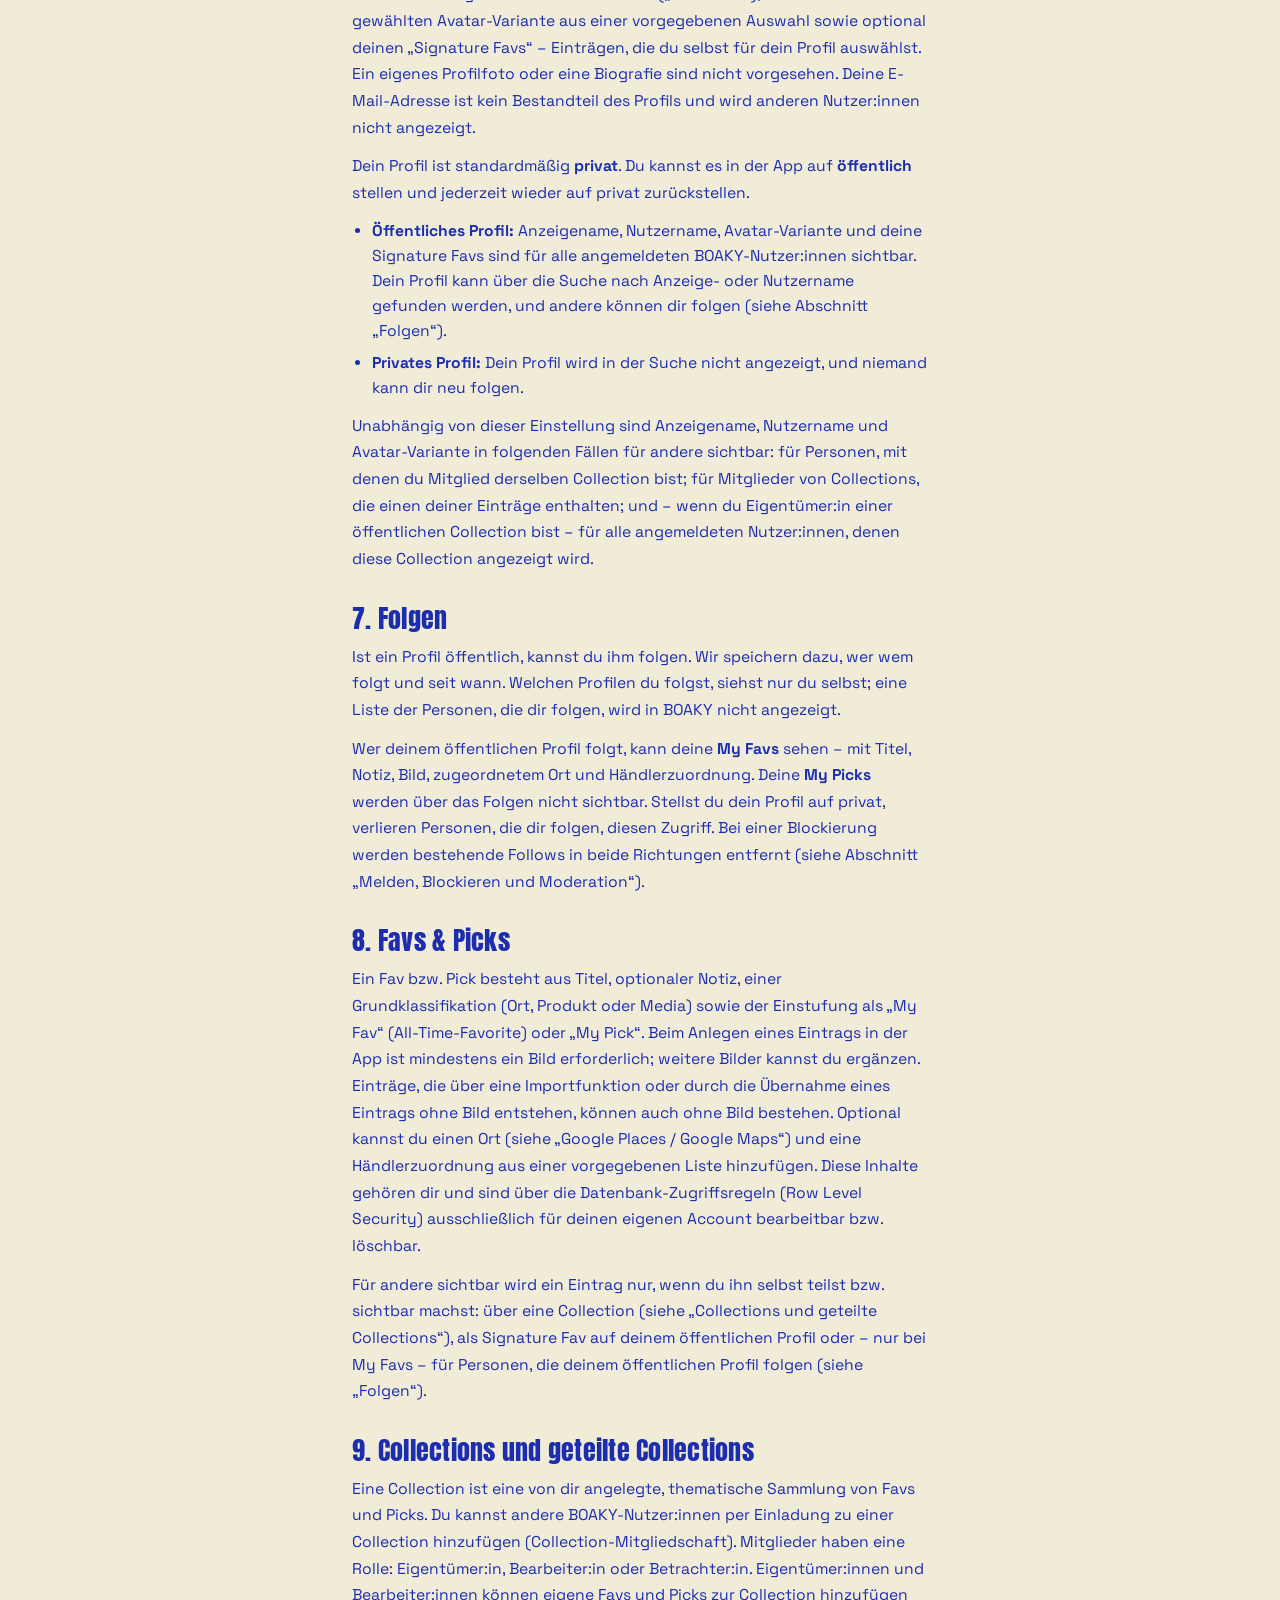
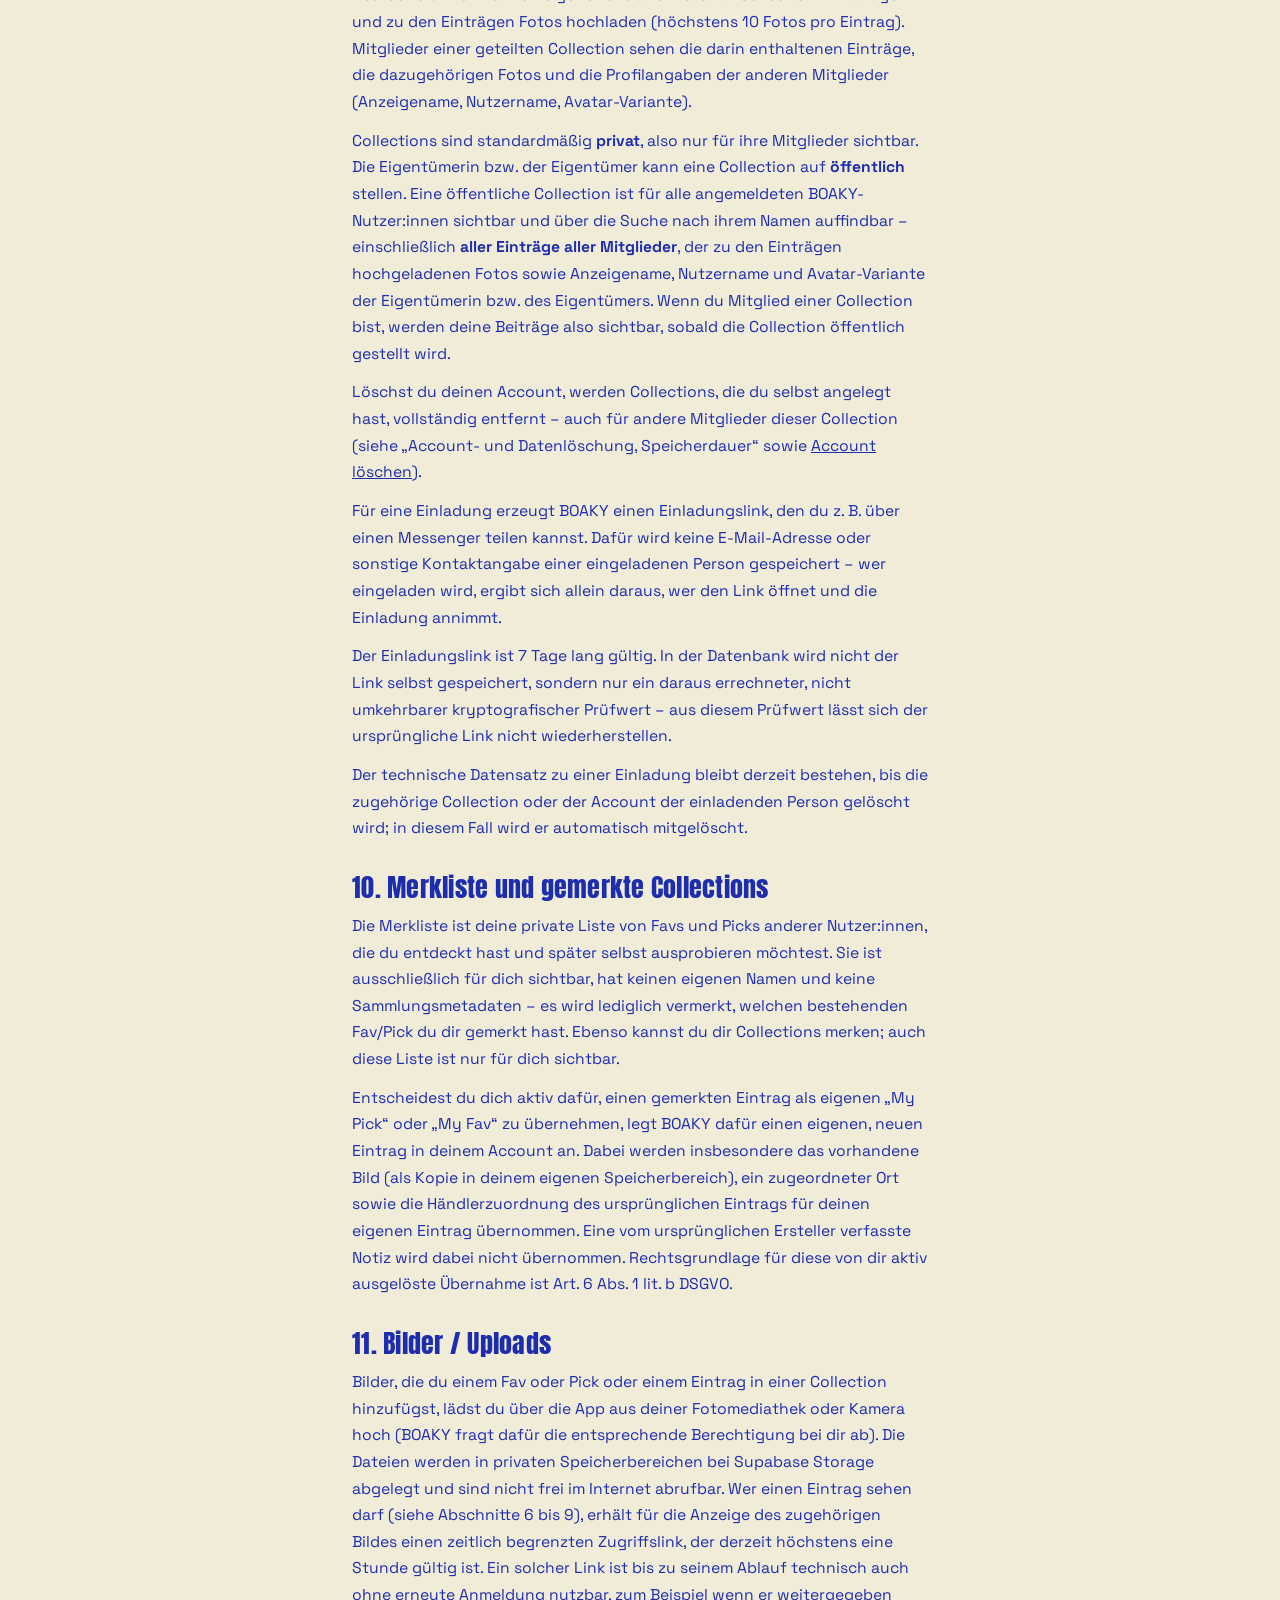
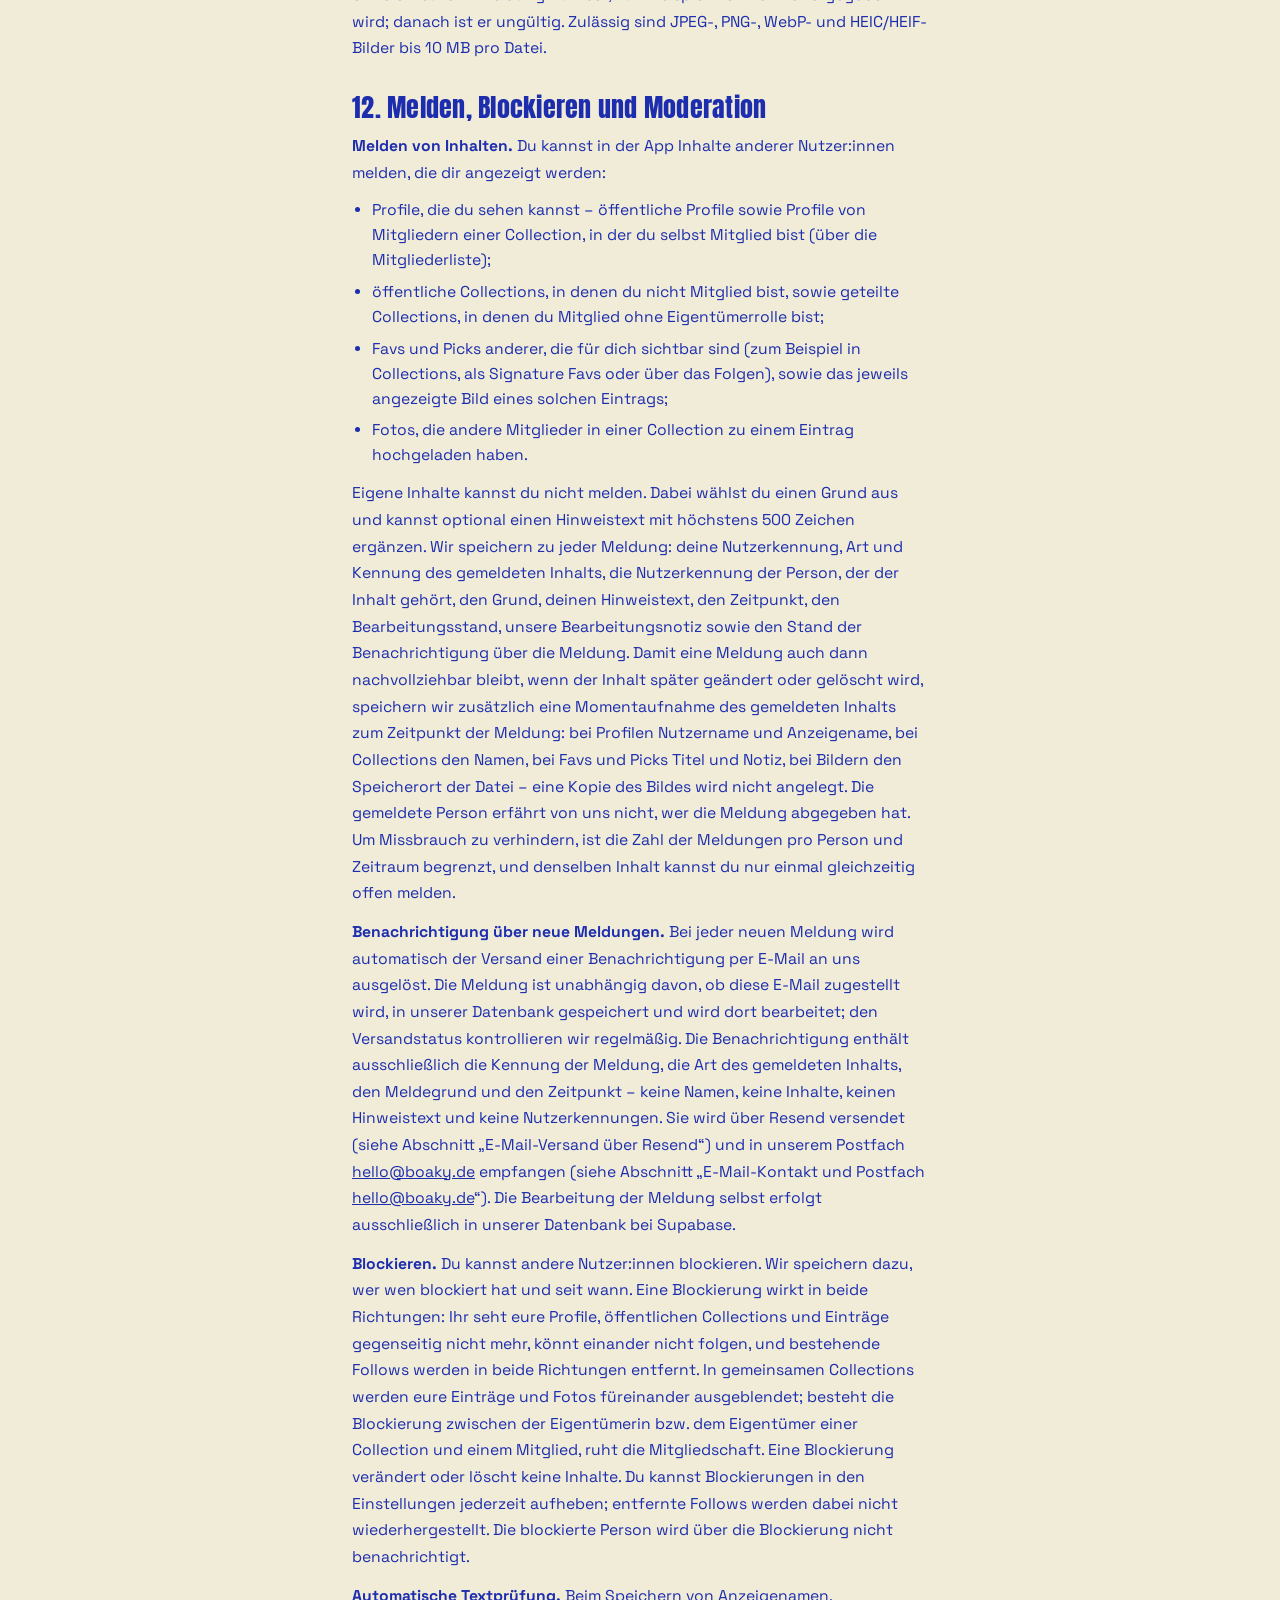
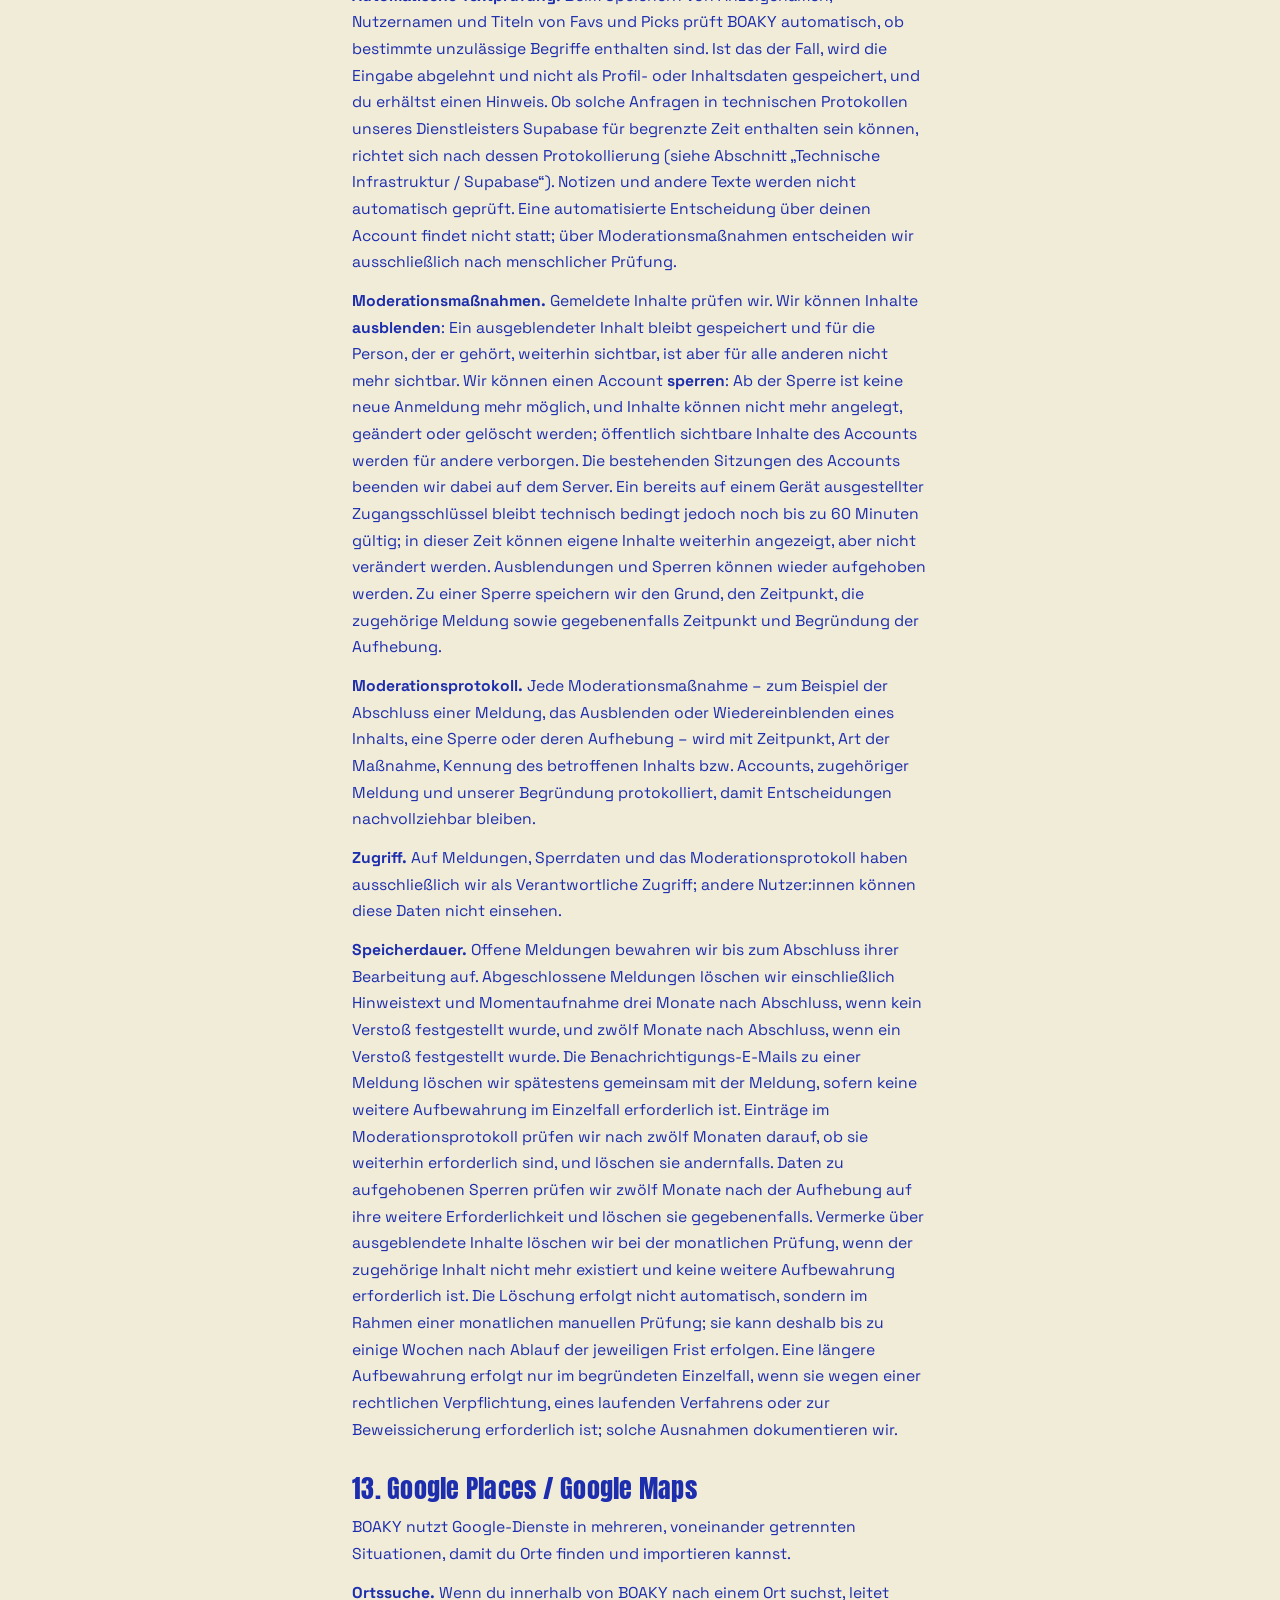
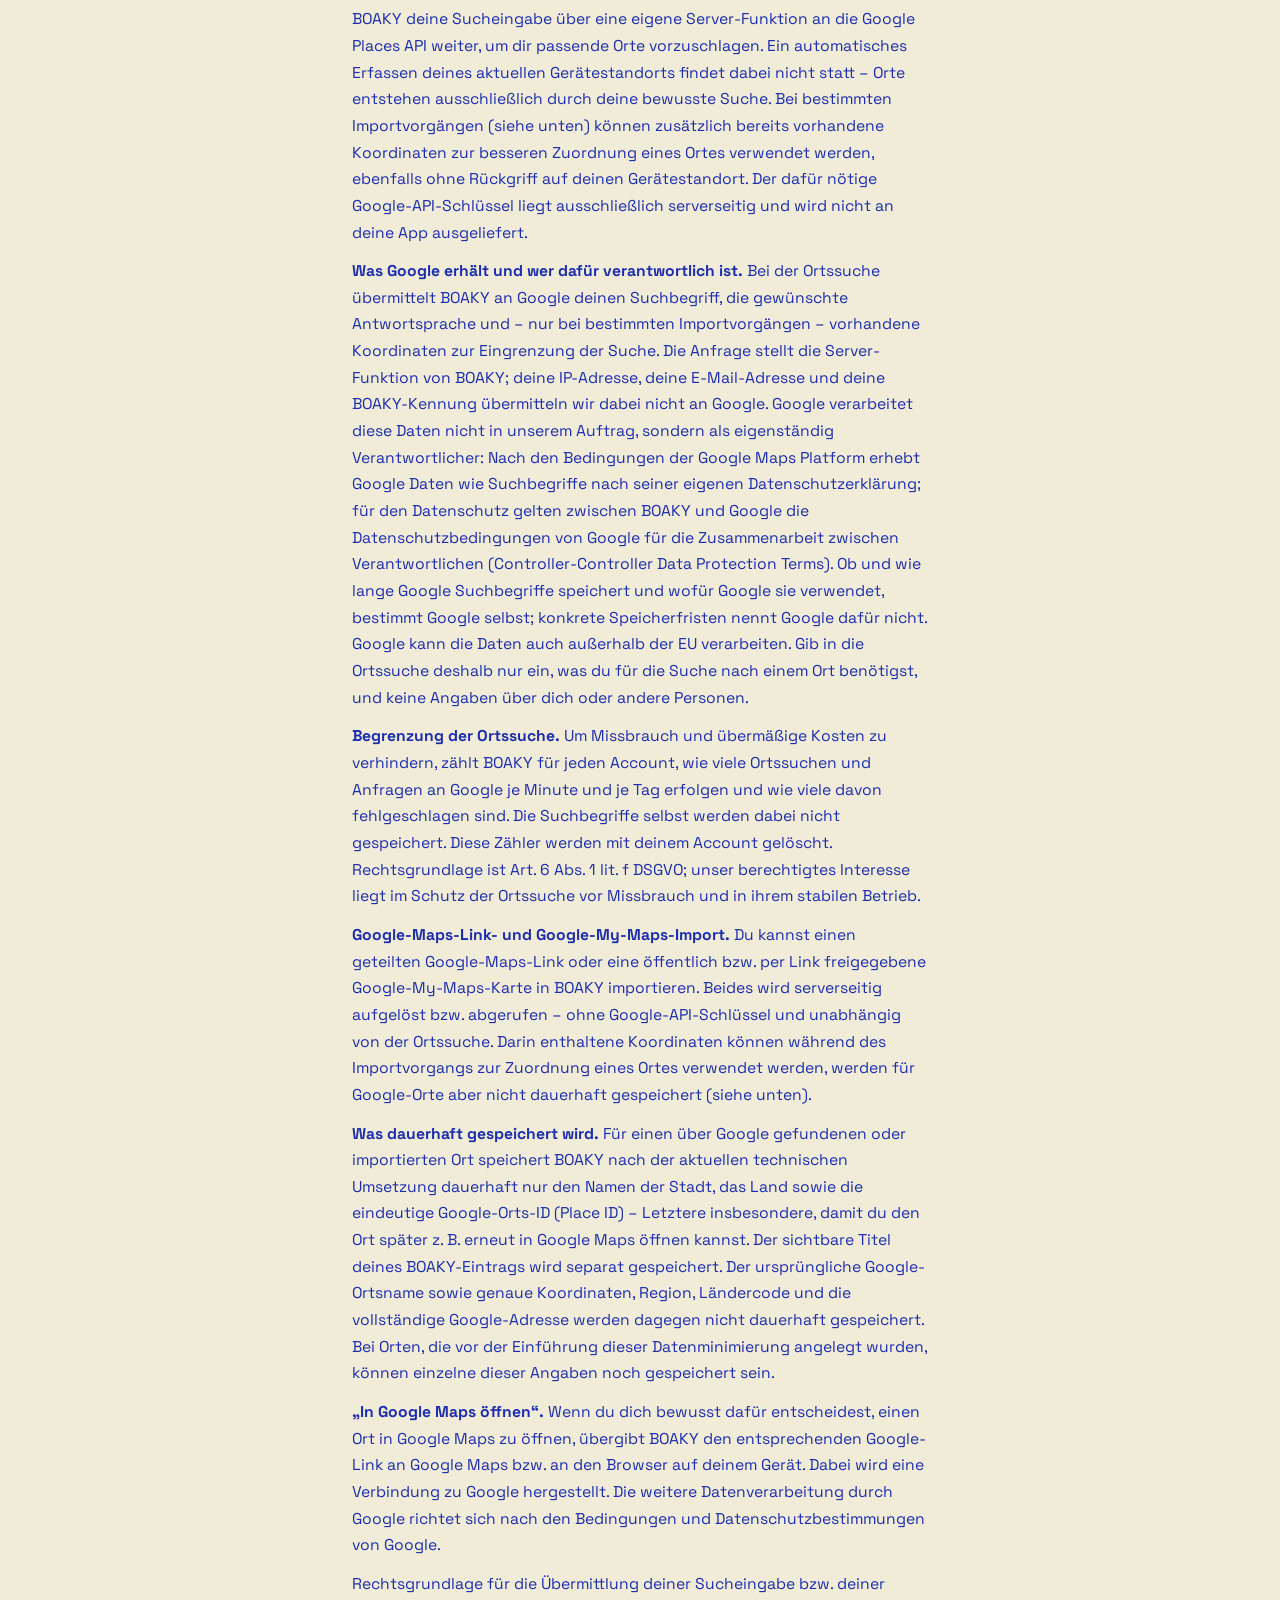
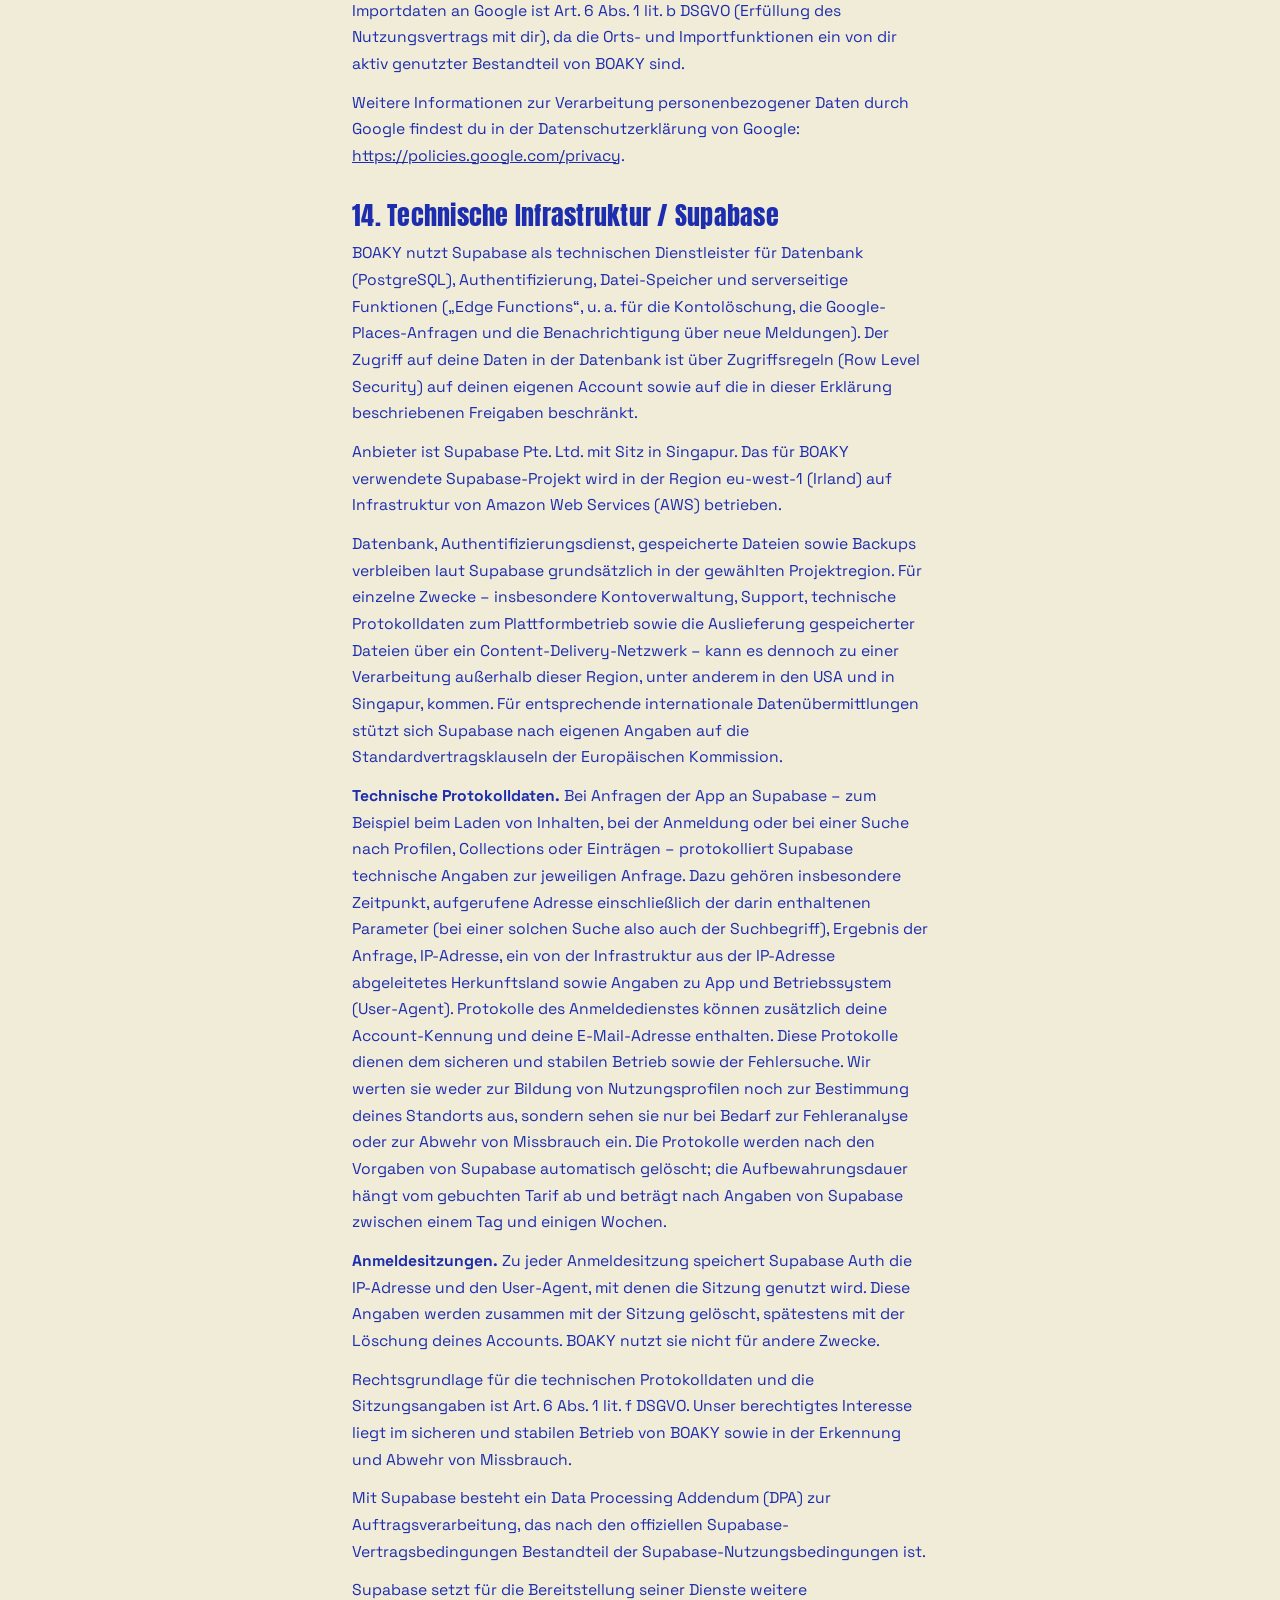
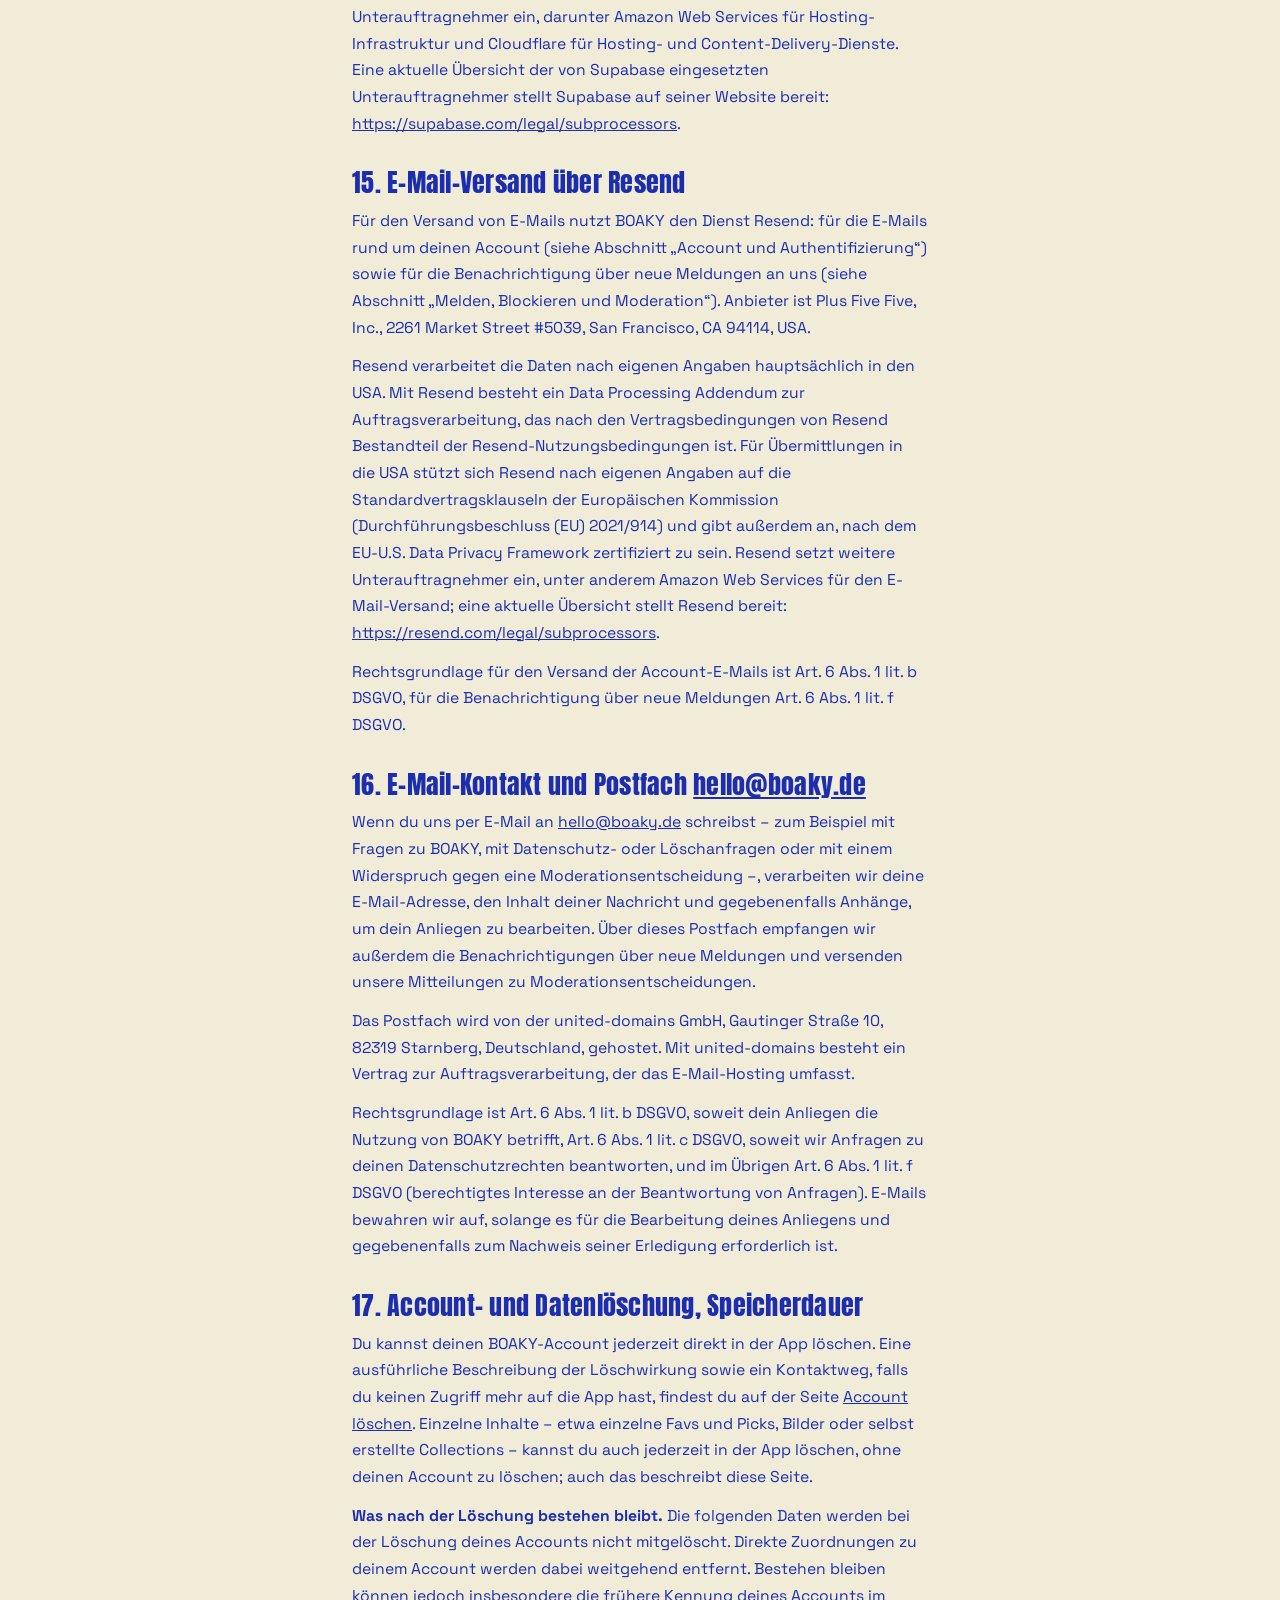
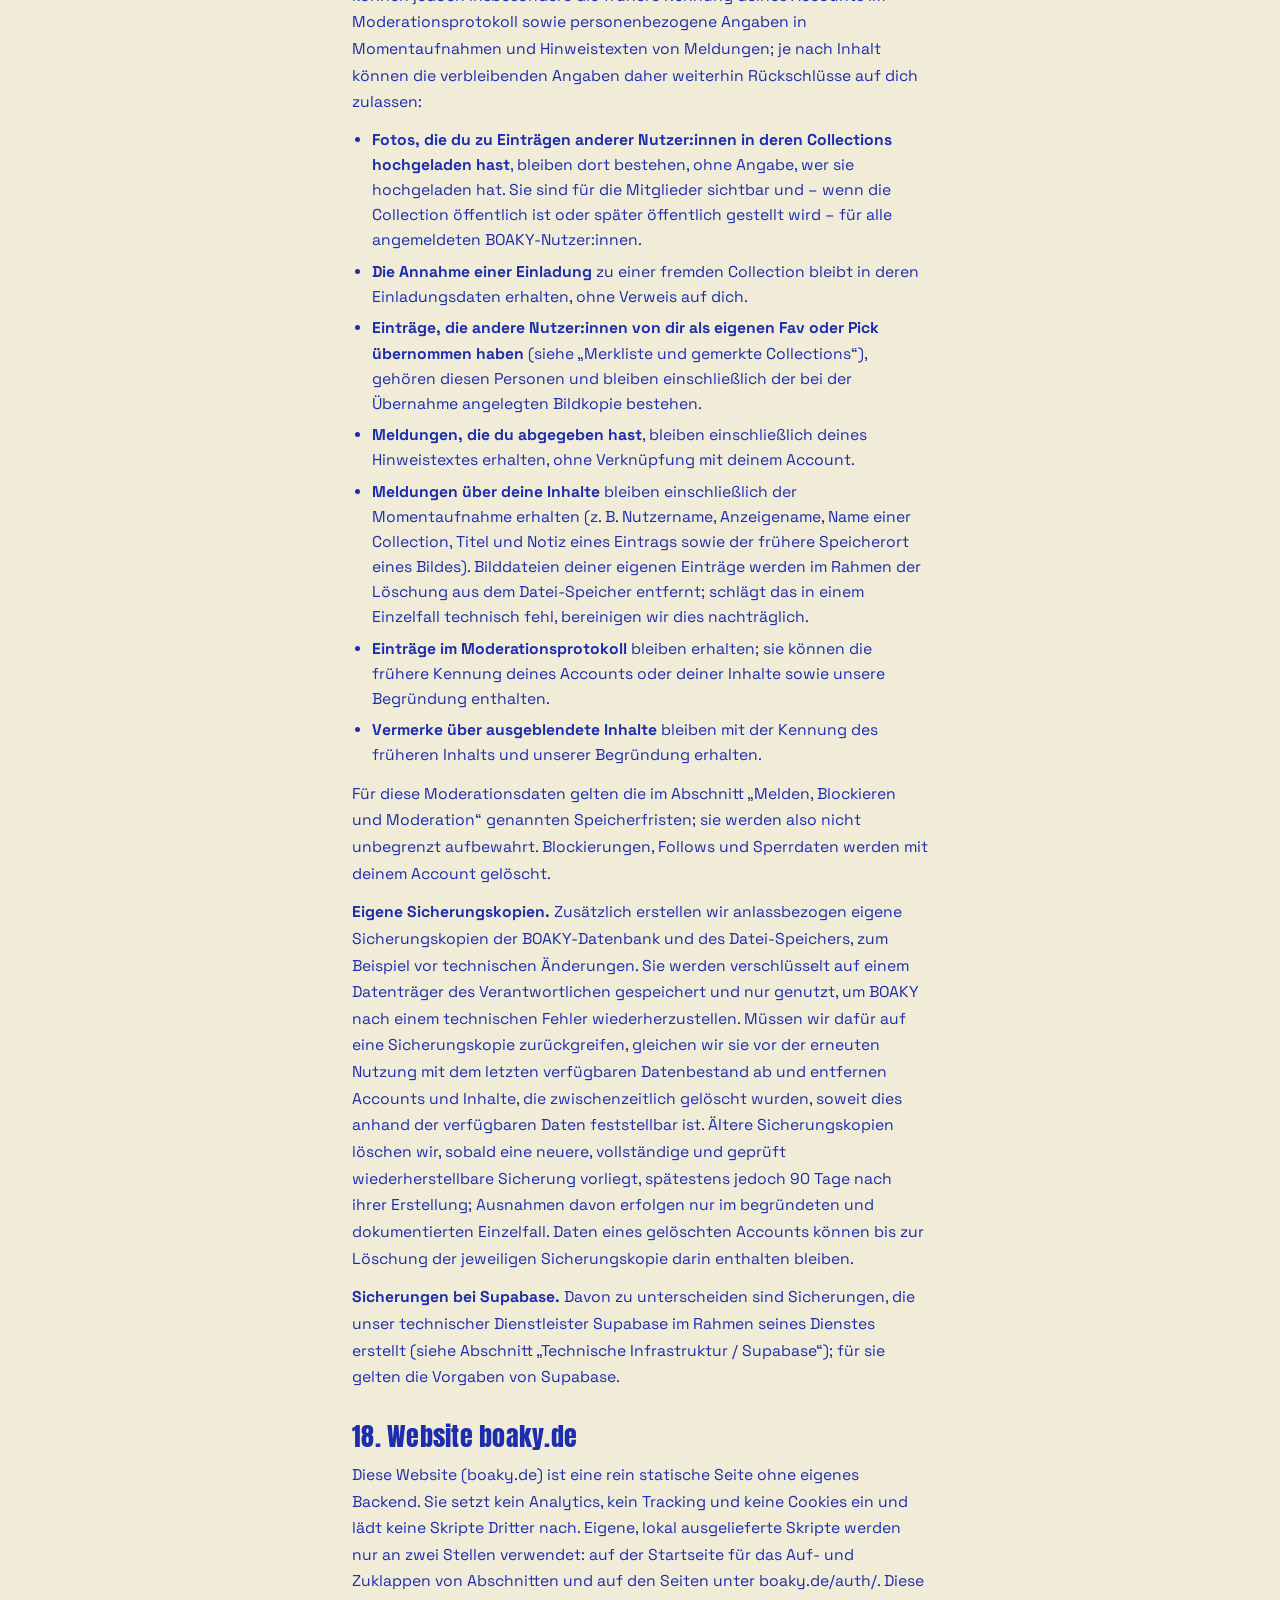
<file: datenschutz.html>
<!DOCTYPE html>
<html lang="de">
<head>
  <meta charset="UTF-8" />
  <meta name="viewport" content="width=device-width, initial-scale=1" />
  <title>BOAKY – Datenschutz</title>
  <meta
    name="description"
    content="Datenschutzerklärung von BOAKY: wie die BOAKY-App und boaky.de mit deinen Daten umgehen."
  />
  <link rel="icon" href="assets/img/favicon.ico" sizes="any" />
  <link rel="icon" type="image/png" sizes="32x32" href="assets/img/favicon-32x32.png" />
  <link rel="icon" type="image/png" sizes="16x16" href="assets/img/favicon-16x16.png" />
  <link rel="apple-touch-icon" sizes="180x180" href="assets/img/apple-touch-icon.png" />
  <link rel="stylesheet" href="styles.css" />
</head>
<body>
  <a class="skip-link" href="#main">Zum Inhalt springen</a>

  <header class="site-header">
    <div class="container">
      <a class="site-logo" href="/">
        <img
          src="assets/img/boaky-logo-primary.png"
          alt="BOAKY"
          width="1672"
          height="940"
        />
      </a>
      <p class="header-note">Bald für Android</p>
    </div>
  </header>

  <main id="main" class="legal-main">
    <div class="container">
      <a class="legal-back" href="/">← Zurück zur Startseite</a>
      <h1>Datenschutz</h1>
        <p class="legal-intro"><strong>Stand: 26.11.2026</strong></p>
        <p class="legal-intro">Diese Datenschutzerklärung beschreibt, welche Daten in der BOAKY-App und auf boaky.de verarbeitet werden.</p>
      <section class="legal-section" id="verantwortlicher">
        <h2>1. Verantwortlicher</h2>
        <p>Verantwortlich im Sinne der Datenschutz-Grundverordnung (DSGVO) ist:</p>
        <p>Martin Widenka<br />
          Malchenweg 5<br />
          64625 Bensheim<br />
          Deutschland</p>
        <p>Siehe auch die Angaben im <a href="impressum.html">Impressum</a>.</p>
      </section>

      <section class="legal-section" id="kontakt">
        <h2>2. Kontakt</h2>
        <p>Für alle Fragen rund um Datenschutz und deine Daten in BOAKY erreichst du uns unter <a href="mailto:hello@boaky.de">hello@boaky.de</a>.</p>
      </section>

      <section class="legal-section" id="allgemeines">
        <h2>3. Allgemeines zur Datenverarbeitung</h2>
        <p>BOAKY verarbeitet nur die Daten, die für den Betrieb der App notwendig sind: die Inhalte, die du selbst anlegst (Favs, Picks, Collections, Merkliste, Profilangaben), sowie die technischen Daten, die zum Betrieb von Login, Datenbank, Datei-Speicher, Ortssuche und Moderation erforderlich sind. Diese Erklärung ordnet die Verarbeitung so weit wie möglich den jeweiligen App-Bereichen zu.</p>
        <p>Rechtsgrundlage für die Verarbeitungen, die zur Bereitstellung der von dir aktiv genutzten BOAKY-Funktionen erforderlich sind, ist Art. 6 Abs. 1 lit. b DSGVO (Erfüllung des Nutzungsvertrags mit dir). Dazu zählen insbesondere dein Account und die Anmeldung, dein Profil und seine Sichtbarkeit, das Folgen anderer Profile, das Anlegen und Verwalten deiner Favs, Picks und Collections, Einladungen zum Teilen von Collections, das Blockieren anderer Nutzer:innen sowie die von dir aktiv ausgelöste Google-Ortssuche und die Importfunktionen (siehe Abschnitt „Google Places / Google Maps“).</p>
        <p>Für einzelne, eng begrenzte Zwecke stützen wir uns auf Art. 6 Abs. 1 lit. f DSGVO (berechtigtes Interesse): die Sicherheit und Stabilität unserer Systeme, die Vorbeugung von Fehlern und Missbrauch sowie die Bearbeitung von Meldungen, die automatische Prüfung bestimmter Texte, Moderationsmaßnahmen und deren Protokollierung. Unser berechtigtes Interesse liegt in einer sicheren, missbrauchsfreien Nutzung von BOAKY und darin, rechtswidrige oder gegen unsere Nutzungsbedingungen verstoßende Inhalte bearbeiten zu können (siehe Abschnitt „Melden, Blockieren und Moderation“).</p>
        <p>Deine Account- und Inhaltsdaten speichern wir grundsätzlich für die Dauer deines BOAKY-Accounts bzw. bis du sie selbst löschst. Löschst du deinen Account, werden die mit deinem Account verbundenen Daten gelöscht. Ausnahmen gelten für bestimmte Beiträge in Collections anderer Nutzer:innen, für Moderationsdaten und für Sicherungskopien; sie sind im Abschnitt „Account- und Datenlöschung, Speicherdauer“ vollständig beschrieben. Einzelne technische Protokolle oder Daten bei den von uns eingesetzten Dienstleistern können entsprechend deren technisch notwendigen Lösch- und Aufbewahrungszyklen noch für eine begrenzte Zeit fortbestehen (siehe z. B. Abschnitte „Technische Infrastruktur / Supabase“ und „Website boaky.de“).</p>
        <p>Für einzelne Funktionen gelten abweichende, bereits an anderer Stelle beschriebene Speicherprinzipien: Ein Einladungslink zu einer Collection ist 7 Tage gültig; der zugehörige technische Datensatz bleibt darüber hinaus bestehen, bis die Collection oder der einladende Account gelöscht wird (siehe Abschnitt „Collections und geteilte Collections“). Deine Sucheingaben bei der Google-Ortssuche sowie nur vorübergehend zur Zuordnung verwendete Koordinaten speichern wir nicht dauerhaft als Ortsdaten; die Google-Orts-ID eines gespeicherten Ortes bleibt dagegen so lange bestehen wie der zugehörige BOAKY-Eintrag (siehe Abschnitt „Google Places / Google Maps“).</p>
      </section>

      <section class="legal-section" id="boaky-app">
        <h2>4. BOAKY-App</h2>
        <p>BOAKY ist eine mobile App, mit der du persönliche Lieblingsorte, Produkte und Medien sammelst. Die Kernfunktionen (My Favs, My Picks, Collections, Merkliste) setzen einen BOAKY-Account voraus. Die dazugehörigen Daten liegen in einer Datenbank bei unserem technischen Dienstleister Supabase (siehe Abschnitt „Technische Infrastruktur / Supabase“).</p>
        <p>„Öffentlich“ bedeutet in BOAKY: sichtbar für alle angemeldeten BOAKY-Nutzer:innen. Für den Zugriff auf Inhalte in BOAKY ist grundsätzlich eine Anmeldung und die jeweilige Berechtigung erforderlich; BOAKY stellt keine öffentlich ohne Anmeldung abrufbaren Inhaltsseiten bereit. Eine Ausnahme bilden die zeitlich begrenzten Bildlinks, die für die Anzeige von Bildern ausgestellt werden (siehe Abschnitt „Bilder / Uploads“).</p>
        <p>Stand der Prüfung des App-Codes ist in der BOAKY-App aktuell kein Analytics-, Tracking- oder Werbe-SDK eines Drittanbieters eingebunden.</p>
      </section>

      <section class="legal-section" id="account-auth">
        <h2>5. Account und Authentifizierung</h2>
        <p>Für die Registrierung und Anmeldung nutzt BOAKY E-Mail-Adresse und Passwort über Supabase Auth. Es gibt aktuell keine Anmeldung über Google, Apple oder andere Drittanbieter-Logins. Deine E-Mail-Adresse verwenden wir für die Anmeldung und die damit verbundenen E-Mails (siehe unten). Darüber hinaus nutzen wir sie, um dir Mitteilungen zu Moderationsentscheidungen zu senden, die dich betreffen (siehe Abschnitt „Melden, Blockieren und Moderation“), und um deine Support-, Datenschutz- oder Löschanfragen zu beantworten (siehe Abschnitt „E-Mail-Kontakt und Postfach <a href="mailto:hello@boaky.de">hello@boaky.de</a>“). Sie wird nicht in deinem sichtbaren BOAKY-Profil angezeigt. Dein Passwort wird nicht im Klartext gespeichert, sondern ausschließlich als kryptografischer Hashwert, den Supabase Auth mit dem Verfahren bcrypt berechnet; aus diesem Wert lässt sich das Passwort nicht zurückrechnen.</p>
        <p>Für die Bestätigung deiner Registrierung, das Zurücksetzen deines Passworts und die Änderung deiner E-Mail-Adresse erhältst du E-Mails von BOAKY. Diese E-Mails werden von der Adresse noreply@auth.boaky.de über den E-Mail-Dienst Resend versendet (siehe Abschnitt „E-Mail-Versand über Resend“). Dabei werden deine E-Mail-Adresse und der Inhalt der jeweiligen E-Mail einschließlich des darin enthaltenen Bestätigungs- bzw. Anmeldelinks verarbeitet.</p>
      </section>

      <section class="legal-section" id="profilinformationen">
        <h2>6. Profil und Sichtbarkeit</h2>
        <p>Dein BOAKY-Profil besteht aus einem Anzeigenamen („display_name“), einem eindeutigen BOAKY-Nutzernamen („username“), einer von dir gewählten Avatar-Variante aus einer vorgegebenen Auswahl sowie optional deinen „Signature Favs“ – Einträgen, die du selbst für dein Profil auswählst. Ein eigenes Profilfoto oder eine Biografie sind nicht vorgesehen. Deine E-Mail-Adresse ist kein Bestandteil des Profils und wird anderen Nutzer:innen nicht angezeigt.</p>
        <p>Dein Profil ist standardmäßig <strong>privat</strong>. Du kannst es in der App auf <strong>öffentlich</strong> stellen und jederzeit wieder auf privat zurückstellen.</p>
        <ul>
          <li><strong>Öffentliches Profil:</strong> Anzeigename, Nutzername, Avatar-Variante und deine Signature Favs sind für alle angemeldeten BOAKY-Nutzer:innen sichtbar. Dein Profil kann über die Suche nach Anzeige- oder Nutzername gefunden werden, und andere können dir folgen (siehe Abschnitt „Folgen“).</li>
          <li><strong>Privates Profil:</strong> Dein Profil wird in der Suche nicht angezeigt, und niemand kann dir neu folgen.</li>
        </ul>
        <p>Unabhängig von dieser Einstellung sind Anzeigename, Nutzername und Avatar-Variante in folgenden Fällen für andere sichtbar: für Personen, mit denen du Mitglied derselben Collection bist; für Mitglieder von Collections, die einen deiner Einträge enthalten; und – wenn du Eigentümer:in einer öffentlichen Collection bist – für alle angemeldeten Nutzer:innen, denen diese Collection angezeigt wird.</p>
      </section>

      <section class="legal-section" id="folgen">
        <h2>7. Folgen</h2>
        <p>Ist ein Profil öffentlich, kannst du ihm folgen. Wir speichern dazu, wer wem folgt und seit wann. Welchen Profilen du folgst, siehst nur du selbst; eine Liste der Personen, die dir folgen, wird in BOAKY nicht angezeigt.</p>
        <p>Wer deinem öffentlichen Profil folgt, kann deine <strong>My Favs</strong> sehen – mit Titel, Notiz, Bild, zugeordnetem Ort und Händlerzuordnung. Deine <strong>My Picks</strong> werden über das Folgen nicht sichtbar. Stellst du dein Profil auf privat, verlieren Personen, die dir folgen, diesen Zugriff. Bei einer Blockierung werden bestehende Follows in beide Richtungen entfernt (siehe Abschnitt „Melden, Blockieren und Moderation“).</p>
      </section>

      <section class="legal-section" id="favs-picks">
        <h2>8. Favs &amp; Picks</h2>
        <p>Ein Fav bzw. Pick besteht aus Titel, optionaler Notiz, einer Grundklassifikation (Ort, Produkt oder Media) sowie der Einstufung als „My Fav“ (All-Time-Favorite) oder „My Pick“. Beim Anlegen eines Eintrags in der App ist mindestens ein Bild erforderlich; weitere Bilder kannst du ergänzen. Einträge, die über eine Importfunktion oder durch die Übernahme eines Eintrags ohne Bild entstehen, können auch ohne Bild bestehen. Optional kannst du einen Ort (siehe „Google Places / Google Maps“) und eine Händlerzuordnung aus einer vorgegebenen Liste hinzufügen. Diese Inhalte gehören dir und sind über die Datenbank-Zugriffsregeln (Row Level Security) ausschließlich für deinen eigenen Account bearbeitbar bzw. löschbar.</p>
        <p>Für andere sichtbar wird ein Eintrag nur, wenn du ihn selbst teilst bzw. sichtbar machst: über eine Collection (siehe „Collections und geteilte Collections“), als Signature Fav auf deinem öffentlichen Profil oder – nur bei My Favs – für Personen, die deinem öffentlichen Profil folgen (siehe „Folgen“).</p>
      </section>

      <section class="legal-section" id="collections">
        <h2>9. Collections und geteilte Collections</h2>
        <p>Eine Collection ist eine von dir angelegte, thematische Sammlung von Favs und Picks. Du kannst andere BOAKY-Nutzer:innen per Einladung zu einer Collection hinzufügen (Collection-Mitgliedschaft). Mitglieder haben eine Rolle: Eigentümer:in, Bearbeiter:in oder Betrachter:in. Eigentümer:innen und Bearbeiter:innen können eigene Favs und Picks zur Collection hinzufügen und zu den Einträgen Fotos hochladen (höchstens 10 Fotos pro Eintrag). Mitglieder einer geteilten Collection sehen die darin enthaltenen Einträge, die dazugehörigen Fotos und die Profilangaben der anderen Mitglieder (Anzeigename, Nutzername, Avatar-Variante).</p>
        <p>Collections sind standardmäßig <strong>privat</strong>, also nur für ihre Mitglieder sichtbar. Die Eigentümerin bzw. der Eigentümer kann eine Collection auf <strong>öffentlich</strong> stellen. Eine öffentliche Collection ist für alle angemeldeten BOAKY-Nutzer:innen sichtbar und über die Suche nach ihrem Namen auffindbar – einschließlich <strong>aller Einträge aller Mitglieder</strong>, der zu den Einträgen hochgeladenen Fotos sowie Anzeigename, Nutzername und Avatar-Variante der Eigentümerin bzw. des Eigentümers. Wenn du Mitglied einer Collection bist, werden deine Beiträge also sichtbar, sobald die Collection öffentlich gestellt wird.</p>
        <p>Löschst du deinen Account, werden Collections, die du selbst angelegt hast, vollständig entfernt – auch für andere Mitglieder dieser Collection (siehe „Account- und Datenlöschung, Speicherdauer“ sowie <a href="account-loeschen.html">Account löschen</a>).</p>
        <p>Für eine Einladung erzeugt BOAKY einen Einladungslink, den du z. B. über einen Messenger teilen kannst. Dafür wird keine E-Mail-Adresse oder sonstige Kontaktangabe einer eingeladenen Person gespeichert – wer eingeladen wird, ergibt sich allein daraus, wer den Link öffnet und die Einladung annimmt.</p>
        <p>Der Einladungslink ist 7 Tage lang gültig. In der Datenbank wird nicht der Link selbst gespeichert, sondern nur ein daraus errechneter, nicht umkehrbarer kryptografischer Prüfwert – aus diesem Prüfwert lässt sich der ursprüngliche Link nicht wiederherstellen.</p>
        <p>Der technische Datensatz zu einer Einladung bleibt derzeit bestehen, bis die zugehörige Collection oder der Account der einladenden Person gelöscht wird; in diesem Fall wird er automatisch mitgelöscht.</p>
      </section>

      <section class="legal-section" id="merkliste">
        <h2>10. Merkliste und gemerkte Collections</h2>
        <p>Die Merkliste ist deine private Liste von Favs und Picks anderer Nutzer:innen, die du entdeckt hast und später selbst ausprobieren möchtest. Sie ist ausschließlich für dich sichtbar, hat keinen eigenen Namen und keine Sammlungsmetadaten – es wird lediglich vermerkt, welchen bestehenden Fav/Pick du dir gemerkt hast. Ebenso kannst du dir Collections merken; auch diese Liste ist nur für dich sichtbar.</p>
        <p>Entscheidest du dich aktiv dafür, einen gemerkten Eintrag als eigenen „My Pick“ oder „My Fav“ zu übernehmen, legt BOAKY dafür einen eigenen, neuen Eintrag in deinem Account an. Dabei werden insbesondere das vorhandene Bild (als Kopie in deinem eigenen Speicherbereich), ein zugeordneter Ort sowie die Händlerzuordnung des ursprünglichen Eintrags für deinen eigenen Eintrag übernommen. Eine vom ursprünglichen Ersteller verfasste Notiz wird dabei nicht übernommen. Rechtsgrundlage für diese von dir aktiv ausgelöste Übernahme ist Art. 6 Abs. 1 lit. b DSGVO.</p>
      </section>

      <section class="legal-section" id="bilder-uploads">
        <h2>11. Bilder / Uploads</h2>
        <p>Bilder, die du einem Fav oder Pick oder einem Eintrag in einer Collection hinzufügst, lädst du über die App aus deiner Fotomediathek oder Kamera hoch (BOAKY fragt dafür die entsprechende Berechtigung bei dir ab). Die Dateien werden in privaten Speicherbereichen bei Supabase Storage abgelegt und sind nicht frei im Internet abrufbar. Wer einen Eintrag sehen darf (siehe Abschnitte 6 bis 9), erhält für die Anzeige des zugehörigen Bildes einen zeitlich begrenzten Zugriffslink, der derzeit höchstens eine Stunde gültig ist. Ein solcher Link ist bis zu seinem Ablauf technisch auch ohne erneute Anmeldung nutzbar, zum Beispiel wenn er weitergegeben wird; danach ist er ungültig. Zulässig sind JPEG-, PNG-, WebP- und HEIC/HEIF-Bilder bis 10 MB pro Datei.</p>
      </section>

      <section class="legal-section" id="moderation">
        <h2>12. Melden, Blockieren und Moderation</h2>
        <p><strong>Melden von Inhalten.</strong> Du kannst in der App Inhalte anderer Nutzer:innen melden, die dir angezeigt werden:</p>
        <ul>
          <li>Profile, die du sehen kannst – öffentliche Profile sowie Profile von Mitgliedern einer Collection, in der du selbst Mitglied bist (über die Mitgliederliste);</li>
          <li>öffentliche Collections, in denen du nicht Mitglied bist, sowie geteilte Collections, in denen du Mitglied ohne Eigentümerrolle bist;</li>
          <li>Favs und Picks anderer, die für dich sichtbar sind (zum Beispiel in Collections, als Signature Favs oder über das Folgen), sowie das jeweils angezeigte Bild eines solchen Eintrags;</li>
          <li>Fotos, die andere Mitglieder in einer Collection zu einem Eintrag hochgeladen haben.</li>
        </ul>
        <p>Eigene Inhalte kannst du nicht melden. Dabei wählst du einen Grund aus und kannst optional einen Hinweistext mit höchstens 500 Zeichen ergänzen. Wir speichern zu jeder Meldung: deine Nutzerkennung, Art und Kennung des gemeldeten Inhalts, die Nutzerkennung der Person, der der Inhalt gehört, den Grund, deinen Hinweistext, den Zeitpunkt, den Bearbeitungsstand, unsere Bearbeitungsnotiz sowie den Stand der Benachrichtigung über die Meldung. Damit eine Meldung auch dann nachvollziehbar bleibt, wenn der Inhalt später geändert oder gelöscht wird, speichern wir zusätzlich eine Momentaufnahme des gemeldeten Inhalts zum Zeitpunkt der Meldung: bei Profilen Nutzername und Anzeigename, bei Collections den Namen, bei Favs und Picks Titel und Notiz, bei Bildern den Speicherort der Datei – eine Kopie des Bildes wird nicht angelegt. Die gemeldete Person erfährt von uns nicht, wer die Meldung abgegeben hat. Um Missbrauch zu verhindern, ist die Zahl der Meldungen pro Person und Zeitraum begrenzt, und denselben Inhalt kannst du nur einmal gleichzeitig offen melden.</p>
        <p><strong>Benachrichtigung über neue Meldungen.</strong> Bei jeder neuen Meldung wird automatisch der Versand einer Benachrichtigung per E-Mail an uns ausgelöst. Die Meldung ist unabhängig davon, ob diese E-Mail zugestellt wird, in unserer Datenbank gespeichert und wird dort bearbeitet; den Versandstatus kontrollieren wir regelmäßig. Die Benachrichtigung enthält ausschließlich die Kennung der Meldung, die Art des gemeldeten Inhalts, den Meldegrund und den Zeitpunkt – keine Namen, keine Inhalte, keinen Hinweistext und keine Nutzerkennungen. Sie wird über Resend versendet (siehe Abschnitt „E-Mail-Versand über Resend“) und in unserem Postfach <a href="mailto:hello@boaky.de">hello@boaky.de</a> empfangen (siehe Abschnitt „E-Mail-Kontakt und Postfach <a href="mailto:hello@boaky.de">hello@boaky.de</a>“). Die Bearbeitung der Meldung selbst erfolgt ausschließlich in unserer Datenbank bei Supabase.</p>
        <p><strong>Blockieren.</strong> Du kannst andere Nutzer:innen blockieren. Wir speichern dazu, wer wen blockiert hat und seit wann. Eine Blockierung wirkt in beide Richtungen: Ihr seht eure Profile, öffentlichen Collections und Einträge gegenseitig nicht mehr, könnt einander nicht folgen, und bestehende Follows werden in beide Richtungen entfernt. In gemeinsamen Collections werden eure Einträge und Fotos füreinander ausgeblendet; besteht die Blockierung zwischen der Eigentümerin bzw. dem Eigentümer einer Collection und einem Mitglied, ruht die Mitgliedschaft. Eine Blockierung verändert oder löscht keine Inhalte. Du kannst Blockierungen in den Einstellungen jederzeit aufheben; entfernte Follows werden dabei nicht wiederhergestellt. Die blockierte Person wird über die Blockierung nicht benachrichtigt.</p>
        <p><strong>Automatische Textprüfung.</strong> Beim Speichern von Anzeigenamen, Nutzernamen und Titeln von Favs und Picks prüft BOAKY automatisch, ob bestimmte unzulässige Begriffe enthalten sind. Ist das der Fall, wird die Eingabe abgelehnt und nicht als Profil- oder Inhaltsdaten gespeichert, und du erhältst einen Hinweis. Ob solche Anfragen in technischen Protokollen unseres Dienstleisters Supabase für begrenzte Zeit enthalten sein können, richtet sich nach dessen Protokollierung (siehe Abschnitt „Technische Infrastruktur / Supabase“). Notizen und andere Texte werden nicht automatisch geprüft. Eine automatisierte Entscheidung über deinen Account findet nicht statt; über Moderationsmaßnahmen entscheiden wir ausschließlich nach menschlicher Prüfung.</p>
        <p><strong>Moderationsmaßnahmen.</strong> Gemeldete Inhalte prüfen wir. Wir können Inhalte <strong>ausblenden</strong>: Ein ausgeblendeter Inhalt bleibt gespeichert und für die Person, der er gehört, weiterhin sichtbar, ist aber für alle anderen nicht mehr sichtbar. Wir können einen Account <strong>sperren</strong>: Ab der Sperre ist keine neue Anmeldung mehr möglich, und Inhalte können nicht mehr angelegt, geändert oder gelöscht werden; öffentlich sichtbare Inhalte des Accounts werden für andere verborgen. Die bestehenden Sitzungen des Accounts beenden wir dabei auf dem Server. Ein bereits auf einem Gerät ausgestellter Zugangsschlüssel bleibt technisch bedingt jedoch noch bis zu 60 Minuten gültig; in dieser Zeit können eigene Inhalte weiterhin angezeigt, aber nicht verändert werden. Ausblendungen und Sperren können wieder aufgehoben werden. Zu einer Sperre speichern wir den Grund, den Zeitpunkt, die zugehörige Meldung sowie gegebenenfalls Zeitpunkt und Begründung der Aufhebung.</p>
        <p><strong>Moderationsprotokoll.</strong> Jede Moderationsmaßnahme – zum Beispiel der Abschluss einer Meldung, das Ausblenden oder Wiedereinblenden eines Inhalts, eine Sperre oder deren Aufhebung – wird mit Zeitpunkt, Art der Maßnahme, Kennung des betroffenen Inhalts bzw. Accounts, zugehöriger Meldung und unserer Begründung protokolliert, damit Entscheidungen nachvollziehbar bleiben.</p>
        <p><strong>Zugriff.</strong> Auf Meldungen, Sperrdaten und das Moderationsprotokoll haben ausschließlich wir als Verantwortliche Zugriff; andere Nutzer:innen können diese Daten nicht einsehen.</p>
        <p><strong>Speicherdauer.</strong> Offene Meldungen bewahren wir bis zum Abschluss ihrer Bearbeitung auf. Abgeschlossene Meldungen löschen wir einschließlich Hinweistext und Momentaufnahme drei Monate nach Abschluss, wenn kein Verstoß festgestellt wurde, und zwölf Monate nach Abschluss, wenn ein Verstoß festgestellt wurde. Die Benachrichtigungs-E-Mails zu einer Meldung löschen wir spätestens gemeinsam mit der Meldung, sofern keine weitere Aufbewahrung im Einzelfall erforderlich ist. Einträge im Moderationsprotokoll prüfen wir nach zwölf Monaten darauf, ob sie weiterhin erforderlich sind, und löschen sie andernfalls. Daten zu aufgehobenen Sperren prüfen wir zwölf Monate nach der Aufhebung auf ihre weitere Erforderlichkeit und löschen sie gegebenenfalls. Vermerke über ausgeblendete Inhalte löschen wir bei der monatlichen Prüfung, wenn der zugehörige Inhalt nicht mehr existiert und keine weitere Aufbewahrung erforderlich ist. Die Löschung erfolgt nicht automatisch, sondern im Rahmen einer monatlichen manuellen Prüfung; sie kann deshalb bis zu einige Wochen nach Ablauf der jeweiligen Frist erfolgen. Eine längere Aufbewahrung erfolgt nur im begründeten Einzelfall, wenn sie wegen einer rechtlichen Verpflichtung, eines laufenden Verfahrens oder zur Beweissicherung erforderlich ist; solche Ausnahmen dokumentieren wir.</p>
      </section>

      <section class="legal-section" id="google-places">
        <h2>13. Google Places / Google Maps</h2>
        <p>BOAKY nutzt Google-Dienste in mehreren, voneinander getrennten Situationen, damit du Orte finden und importieren kannst.</p>
        <p><strong>Ortssuche.</strong> Wenn du innerhalb von BOAKY nach einem Ort suchst, leitet BOAKY deine Sucheingabe über eine eigene Server-Funktion an die Google Places API weiter, um dir passende Orte vorzuschlagen. Ein automatisches Erfassen deines aktuellen Gerätestandorts findet dabei nicht statt – Orte entstehen ausschließlich durch deine bewusste Suche. Bei bestimmten Importvorgängen (siehe unten) können zusätzlich bereits vorhandene Koordinaten zur besseren Zuordnung eines Ortes verwendet werden, ebenfalls ohne Rückgriff auf deinen Gerätestandort. Der dafür nötige Google-API-Schlüssel liegt ausschließlich serverseitig und wird nicht an deine App ausgeliefert.</p>
        <p><strong>Was Google erhält und wer dafür verantwortlich ist.</strong> Bei der Ortssuche übermittelt BOAKY an Google deinen Suchbegriff, die gewünschte Antwortsprache und – nur bei bestimmten Importvorgängen – vorhandene Koordinaten zur Eingrenzung der Suche. Die Anfrage stellt die Server-Funktion von BOAKY; deine IP-Adresse, deine E-Mail-Adresse und deine BOAKY-Kennung übermitteln wir dabei nicht an Google. Google verarbeitet diese Daten nicht in unserem Auftrag, sondern als eigenständig Verantwortlicher: Nach den Bedingungen der Google Maps Platform erhebt Google Daten wie Suchbegriffe nach seiner eigenen Datenschutzerklärung; für den Datenschutz gelten zwischen BOAKY und Google die Datenschutzbedingungen von Google für die Zusammenarbeit zwischen Verantwortlichen (Controller-Controller Data Protection Terms). Ob und wie lange Google Suchbegriffe speichert und wofür Google sie verwendet, bestimmt Google selbst; konkrete Speicherfristen nennt Google dafür nicht. Google kann die Daten auch außerhalb der EU verarbeiten. Gib in die Ortssuche deshalb nur ein, was du für die Suche nach einem Ort benötigst, und keine Angaben über dich oder andere Personen.</p>
        <p><strong>Begrenzung der Ortssuche.</strong> Um Missbrauch und übermäßige Kosten zu verhindern, zählt BOAKY für jeden Account, wie viele Ortssuchen und Anfragen an Google je Minute und je Tag erfolgen und wie viele davon fehlgeschlagen sind. Die Suchbegriffe selbst werden dabei nicht gespeichert. Diese Zähler werden mit deinem Account gelöscht. Rechtsgrundlage ist Art. 6 Abs. 1 lit. f DSGVO; unser berechtigtes Interesse liegt im Schutz der Ortssuche vor Missbrauch und in ihrem stabilen Betrieb.</p>
        <p><strong>Google-Maps-Link- und Google-My-Maps-Import.</strong> Du kannst einen geteilten Google-Maps-Link oder eine öffentlich bzw. per Link freigegebene Google-My-Maps-Karte in BOAKY importieren. Beides wird serverseitig aufgelöst bzw. abgerufen – ohne Google-API-Schlüssel und unabhängig von der Ortssuche. Darin enthaltene Koordinaten können während des Importvorgangs zur Zuordnung eines Ortes verwendet werden, werden für Google-Orte aber nicht dauerhaft gespeichert (siehe unten).</p>
        <p><strong>Was dauerhaft gespeichert wird.</strong> Für einen über Google gefundenen oder importierten Ort speichert BOAKY nach der aktuellen technischen Umsetzung dauerhaft nur den Namen der Stadt, das Land sowie die eindeutige Google-Orts-ID (Place ID) – Letztere insbesondere, damit du den Ort später z. B. erneut in Google Maps öffnen kannst. Der sichtbare Titel deines BOAKY-Eintrags wird separat gespeichert. Der ursprüngliche Google-Ortsname sowie genaue Koordinaten, Region, Ländercode und die vollständige Google-Adresse werden dagegen nicht dauerhaft gespeichert. Bei Orten, die vor der Einführung dieser Datenminimierung angelegt wurden, können einzelne dieser Angaben noch gespeichert sein.</p>
        <p><strong>„In Google Maps öffnen“.</strong> Wenn du dich bewusst dafür entscheidest, einen Ort in Google Maps zu öffnen, übergibt BOAKY den entsprechenden Google-Link an Google Maps bzw. an den Browser auf deinem Gerät. Dabei wird eine Verbindung zu Google hergestellt. Die weitere Datenverarbeitung durch Google richtet sich nach den Bedingungen und Datenschutzbestimmungen von Google.</p>
        <p>Rechtsgrundlage für die Übermittlung deiner Sucheingabe bzw. deiner Importdaten an Google ist Art. 6 Abs. 1 lit. b DSGVO (Erfüllung des Nutzungsvertrags mit dir), da die Orts- und Importfunktionen ein von dir aktiv genutzter Bestandteil von BOAKY sind.</p>
        <p>Weitere Informationen zur Verarbeitung personenbezogener Daten durch Google findest du in der Datenschutzerklärung von Google: <a href="https://policies.google.com/privacy">https://policies.google.com/privacy</a>.</p>
      </section>

      <section class="legal-section" id="infrastruktur">
        <h2>14. Technische Infrastruktur / Supabase</h2>
        <p>BOAKY nutzt Supabase als technischen Dienstleister für Datenbank (PostgreSQL), Authentifizierung, Datei-Speicher und serverseitige Funktionen („Edge Functions“, u. a. für die Kontolöschung, die Google-Places-Anfragen und die Benachrichtigung über neue Meldungen). Der Zugriff auf deine Daten in der Datenbank ist über Zugriffsregeln (Row Level Security) auf deinen eigenen Account sowie auf die in dieser Erklärung beschriebenen Freigaben beschränkt.</p>
        <p>Anbieter ist Supabase Pte. Ltd. mit Sitz in Singapur. Das für BOAKY verwendete Supabase-Projekt wird in der Region eu-west-1 (Irland) auf Infrastruktur von Amazon Web Services (AWS) betrieben.</p>
        <p>Datenbank, Authentifizierungsdienst, gespeicherte Dateien sowie Backups verbleiben laut Supabase grundsätzlich in der gewählten Projektregion. Für einzelne Zwecke – insbesondere Kontoverwaltung, Support, technische Protokolldaten zum Plattformbetrieb sowie die Auslieferung gespeicherter Dateien über ein Content-Delivery-Netzwerk – kann es dennoch zu einer Verarbeitung außerhalb dieser Region, unter anderem in den USA und in Singapur, kommen. Für entsprechende internationale Datenübermittlungen stützt sich Supabase nach eigenen Angaben auf die Standardvertragsklauseln der Europäischen Kommission.</p>
        <p><strong>Technische Protokolldaten.</strong> Bei Anfragen der App an Supabase – zum Beispiel beim Laden von Inhalten, bei der Anmeldung oder bei einer Suche nach Profilen, Collections oder Einträgen – protokolliert Supabase technische Angaben zur jeweiligen Anfrage. Dazu gehören insbesondere Zeitpunkt, aufgerufene Adresse einschließlich der darin enthaltenen Parameter (bei einer solchen Suche also auch der Suchbegriff), Ergebnis der Anfrage, IP-Adresse, ein von der Infrastruktur aus der IP-Adresse abgeleitetes Herkunftsland sowie Angaben zu App und Betriebssystem (User-Agent). Protokolle des Anmeldedienstes können zusätzlich deine Account-Kennung und deine E-Mail-Adresse enthalten. Diese Protokolle dienen dem sicheren und stabilen Betrieb sowie der Fehlersuche. Wir werten sie weder zur Bildung von Nutzungsprofilen noch zur Bestimmung deines Standorts aus, sondern sehen sie nur bei Bedarf zur Fehleranalyse oder zur Abwehr von Missbrauch ein. Die Protokolle werden nach den Vorgaben von Supabase automatisch gelöscht; die Aufbewahrungsdauer hängt vom gebuchten Tarif ab und beträgt nach Angaben von Supabase zwischen einem Tag und einigen Wochen.</p>
        <p><strong>Anmeldesitzungen.</strong> Zu jeder Anmeldesitzung speichert Supabase Auth die IP-Adresse und den User-Agent, mit denen die Sitzung genutzt wird. Diese Angaben werden zusammen mit der Sitzung gelöscht, spätestens mit der Löschung deines Accounts. BOAKY nutzt sie nicht für andere Zwecke.</p>
        <p>Rechtsgrundlage für die technischen Protokolldaten und die Sitzungsangaben ist Art. 6 Abs. 1 lit. f DSGVO. Unser berechtigtes Interesse liegt im sicheren und stabilen Betrieb von BOAKY sowie in der Erkennung und Abwehr von Missbrauch.</p>
        <p>Mit Supabase besteht ein Data Processing Addendum (DPA) zur Auftragsverarbeitung, das nach den offiziellen Supabase-Vertragsbedingungen Bestandteil der Supabase-Nutzungsbedingungen ist.</p>
        <p>Supabase setzt für die Bereitstellung seiner Dienste weitere Unterauftragnehmer ein, darunter Amazon Web Services für Hosting-Infrastruktur und Cloudflare für Hosting- und Content-Delivery-Dienste. Eine aktuelle Übersicht der von Supabase eingesetzten Unterauftragnehmer stellt Supabase auf seiner Website bereit: <a href="https://supabase.com/legal/subprocessors">https://supabase.com/legal/subprocessors</a>.</p>
      </section>

      <section class="legal-section" id="resend">
        <h2>15. E-Mail-Versand über Resend</h2>
        <p>Für den Versand von E-Mails nutzt BOAKY den Dienst Resend: für die E-Mails rund um deinen Account (siehe Abschnitt „Account und Authentifizierung“) sowie für die Benachrichtigung über neue Meldungen an uns (siehe Abschnitt „Melden, Blockieren und Moderation“). Anbieter ist Plus Five Five, Inc., 2261 Market Street #5039, San Francisco, CA 94114, USA.</p>
        <p>Resend verarbeitet die Daten nach eigenen Angaben hauptsächlich in den USA. Mit Resend besteht ein Data Processing Addendum zur Auftragsverarbeitung, das nach den Vertragsbedingungen von Resend Bestandteil der Resend-Nutzungsbedingungen ist. Für Übermittlungen in die USA stützt sich Resend nach eigenen Angaben auf die Standardvertragsklauseln der Europäischen Kommission (Durchführungsbeschluss (EU) 2021/914) und gibt außerdem an, nach dem EU-U.S. Data Privacy Framework zertifiziert zu sein. Resend setzt weitere Unterauftragnehmer ein, unter anderem Amazon Web Services für den E-Mail-Versand; eine aktuelle Übersicht stellt Resend bereit: <a href="https://resend.com/legal/subprocessors">https://resend.com/legal/subprocessors</a>.</p>
        <p>Rechtsgrundlage für den Versand der Account-E-Mails ist Art. 6 Abs. 1 lit. b DSGVO, für die Benachrichtigung über neue Meldungen Art. 6 Abs. 1 lit. f DSGVO.</p>
      </section>

      <section class="legal-section" id="email-kontakt">
        <h2>16. E-Mail-Kontakt und Postfach <a href="mailto:hello@boaky.de">hello@boaky.de</a></h2>
        <p>Wenn du uns per E-Mail an <a href="mailto:hello@boaky.de">hello@boaky.de</a> schreibst – zum Beispiel mit Fragen zu BOAKY, mit Datenschutz- oder Löschanfragen oder mit einem Widerspruch gegen eine Moderationsentscheidung –, verarbeiten wir deine E-Mail-Adresse, den Inhalt deiner Nachricht und gegebenenfalls Anhänge, um dein Anliegen zu bearbeiten. Über dieses Postfach empfangen wir außerdem die Benachrichtigungen über neue Meldungen und versenden unsere Mitteilungen zu Moderationsentscheidungen.</p>
        <p>Das Postfach wird von der united-domains GmbH, Gautinger Straße 10, 82319 Starnberg, Deutschland, gehostet. Mit united-domains besteht ein Vertrag zur Auftragsverarbeitung, der das E-Mail-Hosting umfasst.</p>
        <p>Rechtsgrundlage ist Art. 6 Abs. 1 lit. b DSGVO, soweit dein Anliegen die Nutzung von BOAKY betrifft, Art. 6 Abs. 1 lit. c DSGVO, soweit wir Anfragen zu deinen Datenschutzrechten beantworten, und im Übrigen Art. 6 Abs. 1 lit. f DSGVO (berechtigtes Interesse an der Beantwortung von Anfragen). E-Mails bewahren wir auf, solange es für die Bearbeitung deines Anliegens und gegebenenfalls zum Nachweis seiner Erledigung erforderlich ist.</p>
      </section>

      <section class="legal-section" id="account-loeschung">
        <h2>17. Account- und Datenlöschung, Speicherdauer</h2>
        <p>Du kannst deinen BOAKY-Account jederzeit direkt in der App löschen. Eine ausführliche Beschreibung der Löschwirkung sowie ein Kontaktweg, falls du keinen Zugriff mehr auf die App hast, findest du auf der Seite <a href="account-loeschen.html">Account löschen</a>. Einzelne Inhalte – etwa einzelne Favs und Picks, Bilder oder selbst erstellte Collections – kannst du auch jederzeit in der App löschen, ohne deinen Account zu löschen; auch das beschreibt diese Seite.</p>
        <p><strong>Was nach der Löschung bestehen bleibt.</strong> Die folgenden Daten werden bei der Löschung deines Accounts nicht mitgelöscht. Direkte Zuordnungen zu deinem Account werden dabei weitgehend entfernt. Bestehen bleiben können jedoch insbesondere die frühere Kennung deines Accounts im Moderationsprotokoll sowie personenbezogene Angaben in Momentaufnahmen und Hinweistexten von Meldungen; je nach Inhalt können die verbleibenden Angaben daher weiterhin Rückschlüsse auf dich zulassen:</p>
        <ul>
          <li><strong>Fotos, die du zu Einträgen anderer Nutzer:innen in deren Collections hochgeladen hast</strong>, bleiben dort bestehen, ohne Angabe, wer sie hochgeladen hat. Sie sind für die Mitglieder sichtbar und – wenn die Collection öffentlich ist oder später öffentlich gestellt wird – für alle angemeldeten BOAKY-Nutzer:innen.</li>
          <li><strong>Die Annahme einer Einladung</strong> zu einer fremden Collection bleibt in deren Einladungsdaten erhalten, ohne Verweis auf dich.</li>
          <li><strong>Einträge, die andere Nutzer:innen von dir als eigenen Fav oder Pick übernommen haben</strong> (siehe „Merkliste und gemerkte Collections“), gehören diesen Personen und bleiben einschließlich der bei der Übernahme angelegten Bildkopie bestehen.</li>
          <li><strong>Meldungen, die du abgegeben hast</strong>, bleiben einschließlich deines Hinweistextes erhalten, ohne Verknüpfung mit deinem Account.</li>
          <li><strong>Meldungen über deine Inhalte</strong> bleiben einschließlich der Momentaufnahme erhalten (z. B. Nutzername, Anzeigename, Name einer Collection, Titel und Notiz eines Eintrags sowie der frühere Speicherort eines Bildes). Bilddateien deiner eigenen Einträge werden im Rahmen der Löschung aus dem Datei-Speicher entfernt; schlägt das in einem Einzelfall technisch fehl, bereinigen wir dies nachträglich.</li>
          <li><strong>Einträge im Moderationsprotokoll</strong> bleiben erhalten; sie können die frühere Kennung deines Accounts oder deiner Inhalte sowie unsere Begründung enthalten.</li>
          <li><strong>Vermerke über ausgeblendete Inhalte</strong> bleiben mit der Kennung des früheren Inhalts und unserer Begründung erhalten.</li>
        </ul>
        <p>Für diese Moderationsdaten gelten die im Abschnitt „Melden, Blockieren und Moderation“ genannten Speicherfristen; sie werden also nicht unbegrenzt aufbewahrt. Blockierungen, Follows und Sperrdaten werden mit deinem Account gelöscht.</p>
        <p><strong>Eigene Sicherungskopien.</strong> Zusätzlich erstellen wir anlassbezogen eigene Sicherungskopien der BOAKY-Datenbank und des Datei-Speichers, zum Beispiel vor technischen Änderungen. Sie werden verschlüsselt auf einem Datenträger des Verantwortlichen gespeichert und nur genutzt, um BOAKY nach einem technischen Fehler wiederherzustellen. Müssen wir dafür auf eine Sicherungskopie zurückgreifen, gleichen wir sie vor der erneuten Nutzung mit dem letzten verfügbaren Datenbestand ab und entfernen Accounts und Inhalte, die zwischenzeitlich gelöscht wurden, soweit dies anhand der verfügbaren Daten feststellbar ist. Ältere Sicherungskopien löschen wir, sobald eine neuere, vollständige und geprüft wiederherstellbare Sicherung vorliegt, spätestens jedoch 90 Tage nach ihrer Erstellung; Ausnahmen davon erfolgen nur im begründeten und dokumentierten Einzelfall. Daten eines gelöschten Accounts können bis zur Löschung der jeweiligen Sicherungskopie darin enthalten bleiben.</p>
        <p><strong>Sicherungen bei Supabase.</strong> Davon zu unterscheiden sind Sicherungen, die unser technischer Dienstleister Supabase im Rahmen seines Dienstes erstellt (siehe Abschnitt „Technische Infrastruktur / Supabase“); für sie gelten die Vorgaben von Supabase.</p>
      </section>

      <section class="legal-section" id="website-boaky-de">
        <h2>18. Website boaky.de</h2>
        <p>Diese Website (boaky.de) ist eine rein statische Seite ohne eigenes Backend. Sie setzt kein Analytics, kein Tracking und keine Cookies ein und lädt keine Skripte Dritter nach. Eigene, lokal ausgelieferte Skripte werden nur an zwei Stellen verwendet: auf der Startseite für das Auf- und Zuklappen von Abschnitten und auf den Seiten unter boaky.de/auth/. Diese Seiten öffnen sich, wenn du einen Link aus einer BOAKY-E-Mail (zum Beispiel zur Bestätigung deiner Registrierung, zum Zurücksetzen deines Passworts oder zur Änderung deiner E-Mail-Adresse) nicht direkt in der App öffnest. Das Skript übernimmt die in der aufgerufenen Adresse enthaltenen Angaben in den Link „In BOAKY öffnen“ und entfernt sie danach aus der Adresszeile des Browsers; es sendet keine Daten an uns oder an Dritte. Auch die verwendeten Schriften (Anton, Space Grotesk) werden lokal von dieser Website ausgeliefert statt bei Drittanbietern wie Google Fonts geladen – beim Aufruf dieser Seite entsteht dadurch keine Verbindung zu Google-Servern.</p>
        <p>Diese Website wird über GitHub Pages gehostet. GitHub nennt in seiner Datenschutzerklärung GitHub, Inc. (88 Colin P. Kelly Jr. St., San Francisco, CA 94107, USA) und GitHub B.V. (Prins Bernhardplein 200, 1097 JB Amsterdam, Niederlande) als für die Verarbeitung personenbezogener Daten verantwortliche Gesellschaften.</p>
        <p>Beim Aufruf dieser Website wird die IP-Adresse der besuchenden Person durch GitHub zu Sicherheitszwecken protokolliert und gespeichert – unabhängig davon, ob die Person bei GitHub angemeldet ist. Darüber hinaus beschreibt GitHub die Verarbeitung allgemeiner Nutzungsdaten, zu denen unter anderem IP-Adresse, Geräteinformationen sowie Datum und Uhrzeit von Anfragen zählen können.</p>
        <p>GitHub gibt an, personenbezogene Daten unter anderem in den USA und anderen Ländern zu speichern und zu verarbeiten. Für Übermittlungen aus der Europäischen Union in Länder ohne anerkannt angemessenes Datenschutzniveau stützt sich GitHub nach eigenen Angaben grundsätzlich auf die Standardvertragsklauseln der Europäischen Kommission (Durchführungsbeschluss (EU) 2021/914). GitHub gibt außerdem an, am EU-U.S. Data Privacy Framework teilzunehmen und entsprechend zertifiziert zu sein.</p>
        <p>Die BOAKY-Website selbst setzt kein Analytics, kein Tracking und keine eigenen Cookies ein, bindet keine externen Schriftarten oder Skripte ein und verwendet ausschließlich lokal eingebundene Assets. Die oben beschriebene Protokollierung erfolgt durch GitHub im Rahmen des Hostings. Zu den protokollierten Angaben kann die aufgerufene Adresse gehören; ob und in welchem Umfang dabei auch die Bestandteile einer Adresse erfasst werden, die über einen Link aus einer BOAKY-E-Mail aufgerufen wurde, richtet sich nach der Protokollierung von GitHub.</p>
        <p>Rechtsgrundlage für das Hosting der Website und die damit verbundene, technisch erforderliche Protokollierung zu Sicherheitszwecken ist Art. 6 Abs. 1 lit. f DSGVO. Unser berechtigtes Interesse liegt darin, die Website zuverlässig und sicher bereitzustellen und Angriffe sowie Missbrauch erkennen und abwehren zu können.</p>
        <p>Weitere Informationen stellt GitHub in seiner Datenschutzerklärung bereit: <a href="https://docs.github.com/en/site-policy/privacy-policies/github-general-privacy-statement">https://docs.github.com/en/site-policy/privacy-policies/github-general-privacy-statement</a></p>
      </section>

      <section class="legal-section" id="betroffenenrechte">
        <h2>19. Betroffenenrechte</h2>
        <p>Dir stehen nach der DSGVO insbesondere folgende Rechte zu: Auskunft (Art. 15), Berichtigung (Art. 16), Löschung (Art. 17), Einschränkung der Verarbeitung (Art. 18), Datenübertragbarkeit (Art. 20) sowie Widerspruch gegen die Verarbeitung (Art. 21). Soweit wir Daten auf Grundlage unseres berechtigten Interesses verarbeiten (Art. 6 Abs. 1 lit. f DSGVO), etwa im Rahmen der Moderation, kannst du dieser Verarbeitung aus Gründen, die sich aus deiner besonderen Situation ergeben, widersprechen. Außerdem hast du das Recht, dich bei einer Datenschutz-Aufsichtsbehörde zu beschweren.</p>
        <p>Die für BOAKY zuständige Datenschutz-Aufsichtsbehörde ist:</p>
        <p>Der Hessische Beauftragte für Datenschutz und Informationsfreiheit<br />
          Wilhelmstraße 7<br />
          65185 Wiesbaden<br />
          <a href="https://datenschutz.hessen.de">https://datenschutz.hessen.de</a></p>
      </section>

      <section class="legal-section" id="kontakt-datenschutz">
        <h2>20. Kontakt zum Datenschutz</h2>
        <p>Für Anfragen zu deinen Daten und zur Wahrnehmung deiner Rechte erreichst du uns unter <a href="mailto:hello@boaky.de">hello@boaky.de</a>.</p>
      </section>

    </div>
  </main>

  <footer class="site-footer">
    <div class="container footer-inner">
      <p class="footer-brand">
        <img
          src="assets/img/boaky-logo-primary.png"
          alt="BOAKY"
          width="1672"
          height="940"
        />
        <span>Deine Favoriten. An einem Ort.</span>
      </p>
      <ul class="footer-links">
        <li><a href="support.html">Support</a></li>
        <li><a href="datenschutz.html" aria-current="page">Datenschutz</a></li>
        <li><a href="nutzungsbedingungen.html">Nutzungsbedingungen</a></li>
        <li><a href="account-loeschen.html">Account löschen</a></li>
        <li><a href="impressum.html">Impressum</a></li>
      </ul>
    </div>
  </footer>
</body>
</html>
</file>
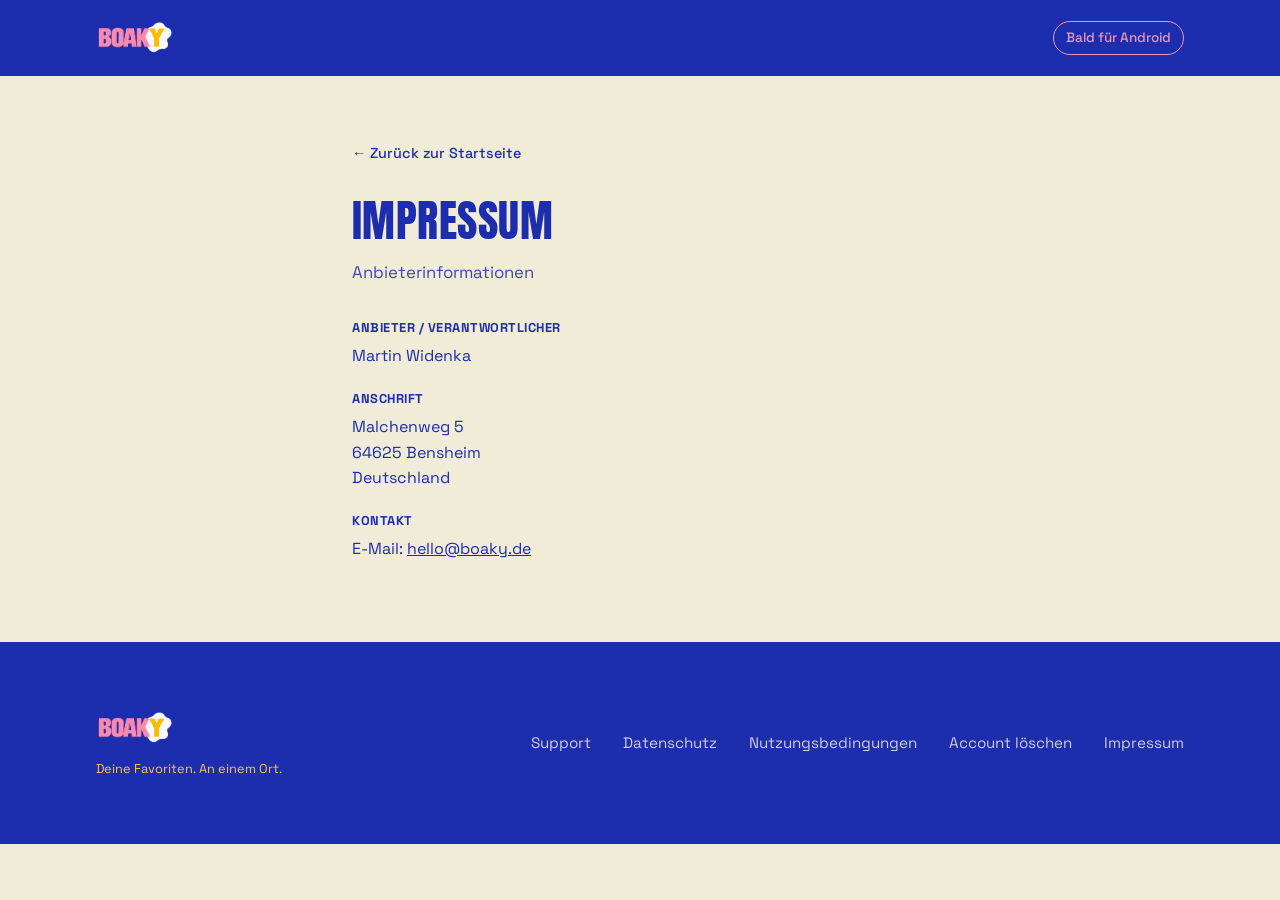
<file: impressum.html>
<!DOCTYPE html>
<html lang="de">
<head>
  <meta charset="UTF-8" />
  <meta name="viewport" content="width=device-width, initial-scale=1" />
  <title>BOAKY – Impressum</title>
  <meta name="description" content="Anbieterinformationen / Impressum von BOAKY." />
  <link rel="icon" href="assets/img/favicon.ico" sizes="any" />
  <link rel="icon" type="image/png" sizes="32x32" href="assets/img/favicon-32x32.png" />
  <link rel="icon" type="image/png" sizes="16x16" href="assets/img/favicon-16x16.png" />
  <link rel="apple-touch-icon" sizes="180x180" href="assets/img/apple-touch-icon.png" />
  <link rel="stylesheet" href="styles.css" />
</head>
<body>
  <a class="skip-link" href="#main">Zum Inhalt springen</a>

  <header class="site-header">
    <div class="container">
      <a class="site-logo" href="/">
        <img
          src="assets/img/boaky-logo-primary.png"
          alt="BOAKY"
          width="1672"
          height="940"
        />
      </a>
      <p class="header-note">Bald für Android</p>
    </div>
  </header>

  <main id="main" class="legal-main">
    <div class="container">
      <a class="legal-back" href="/">← Zurück zur Startseite</a>
      <h1>Impressum</h1>
      <p class="legal-intro">Anbieterinformationen</p>

      <dl class="legal-fact-list">
        <dt>Anbieter / Verantwortlicher</dt>
        <dd>Martin Widenka</dd>

        <dt>Anschrift</dt>
        <dd>Malchenweg 5<br />64625 Bensheim<br />Deutschland</dd>

        <dt>Kontakt</dt>
        <dd>
          E-Mail: <a href="mailto:hello@boaky.de">hello@boaky.de</a>
        </dd>
      </dl>
    </div>
  </main>

  <footer class="site-footer">
    <div class="container footer-inner">
      <p class="footer-brand">
        <img
          src="assets/img/boaky-logo-primary.png"
          alt="BOAKY"
          width="1672"
          height="940"
        />
        <span>Deine Favoriten. An einem Ort.</span>
      </p>
      <ul class="footer-links">
        <li><a href="support.html">Support</a></li>
        <li><a href="datenschutz.html">Datenschutz</a></li>
        <li><a href="nutzungsbedingungen.html">Nutzungsbedingungen</a></li>
        <li><a href="account-loeschen.html">Account löschen</a></li>
        <li><a href="impressum.html" aria-current="page">Impressum</a></li>
      </ul>
    </div>
  </footer>
</body>
</html>
</file>
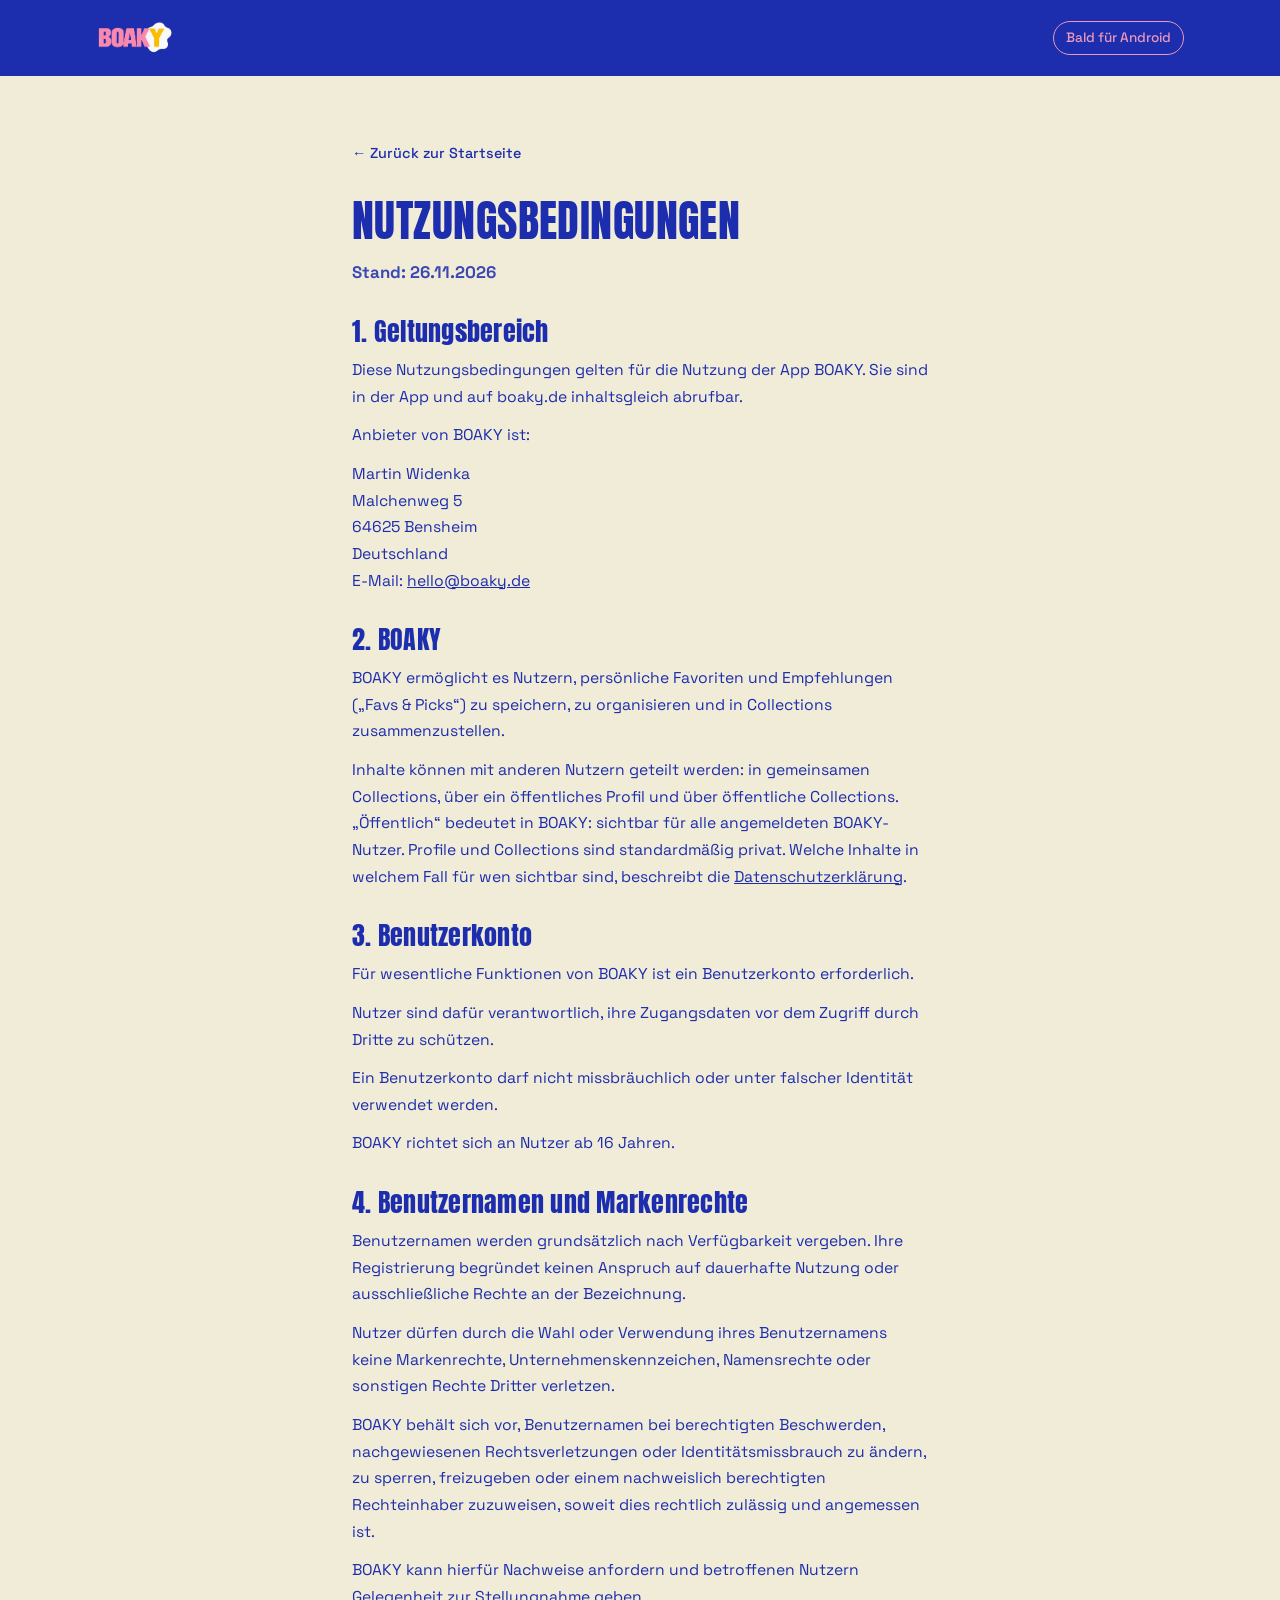
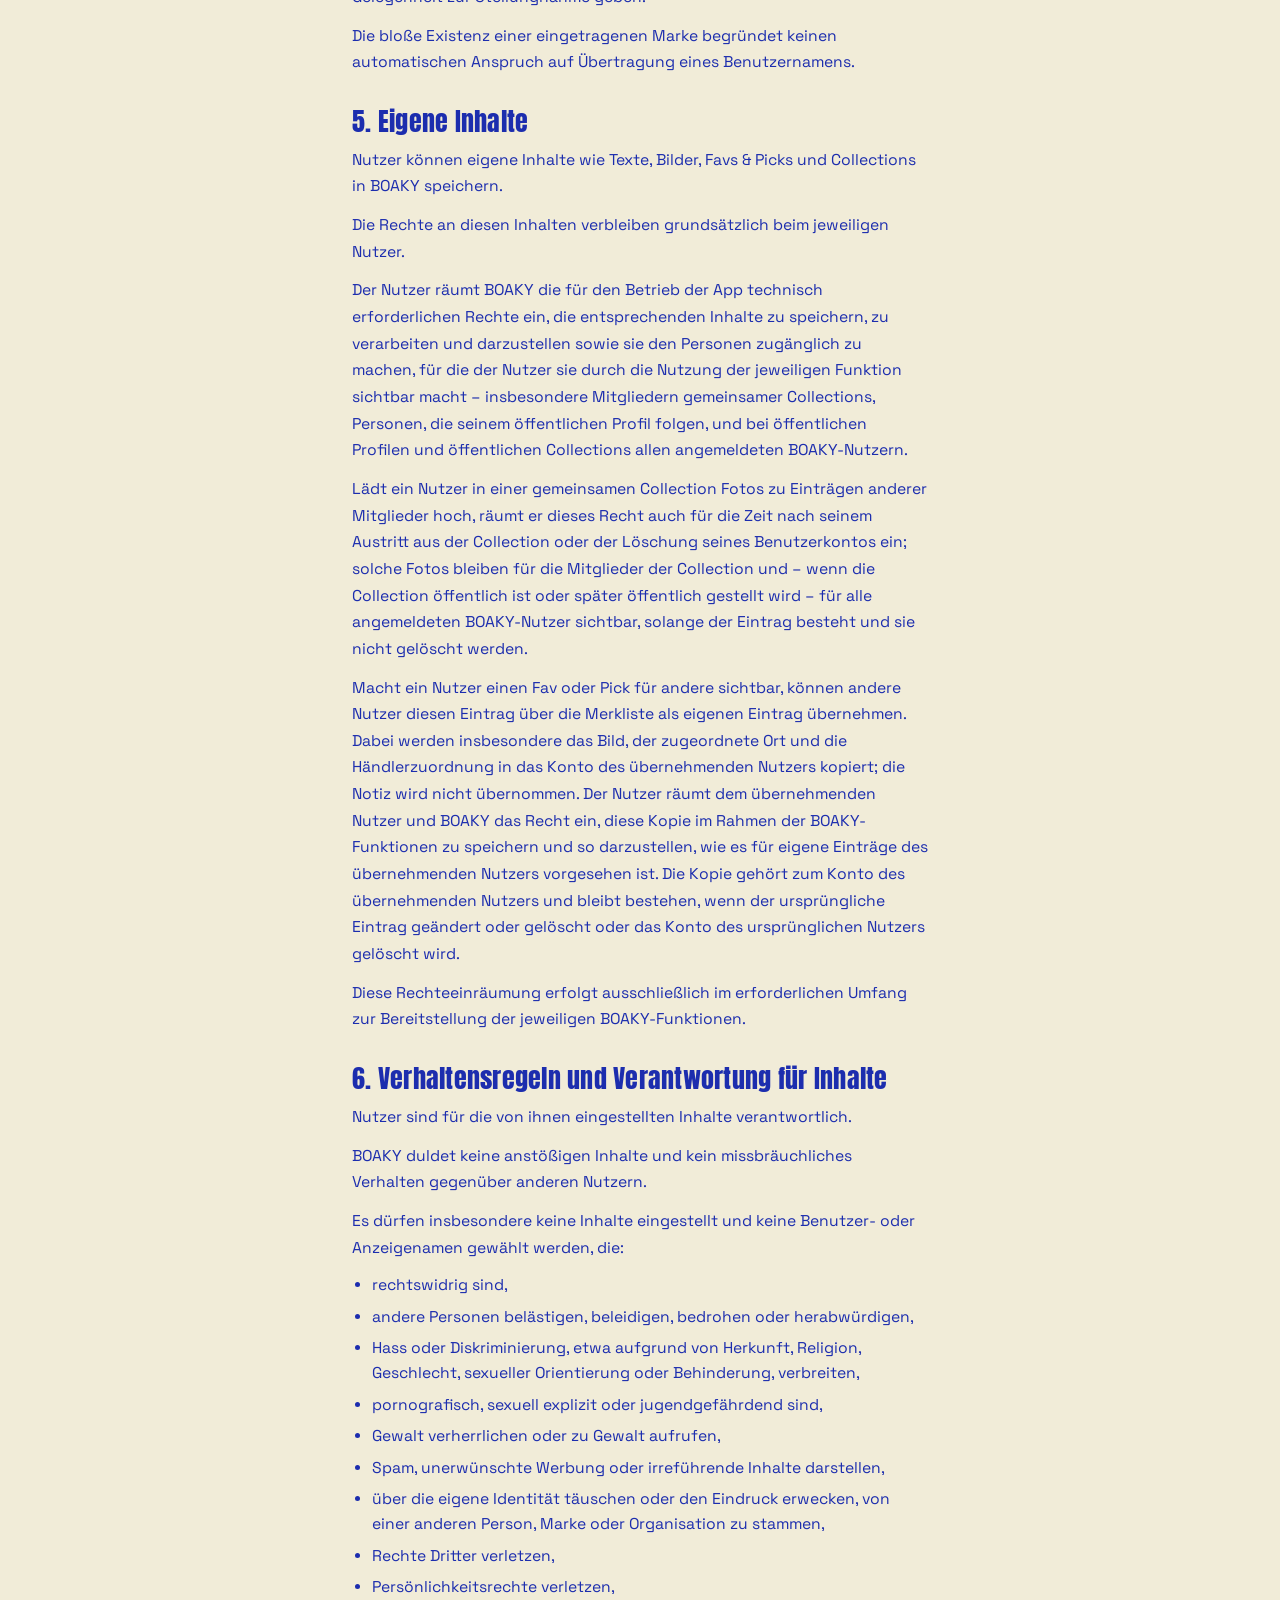
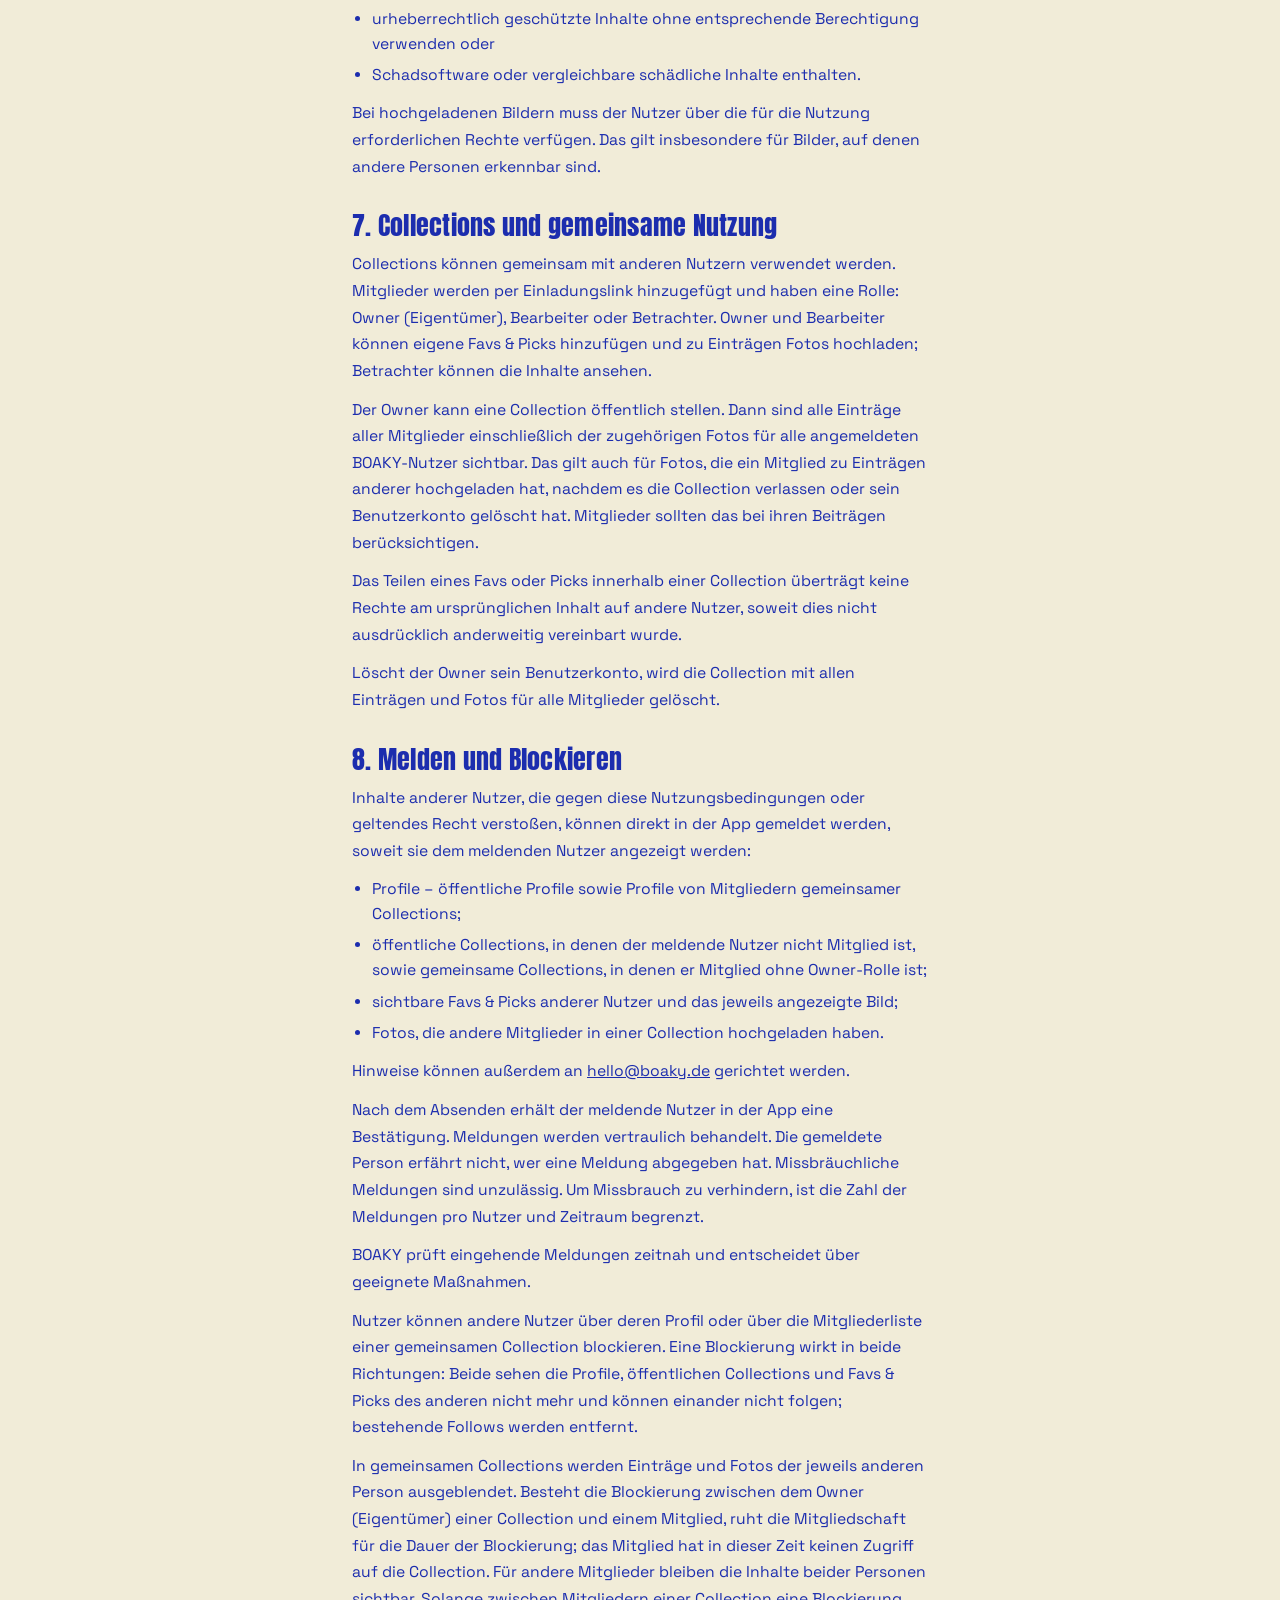
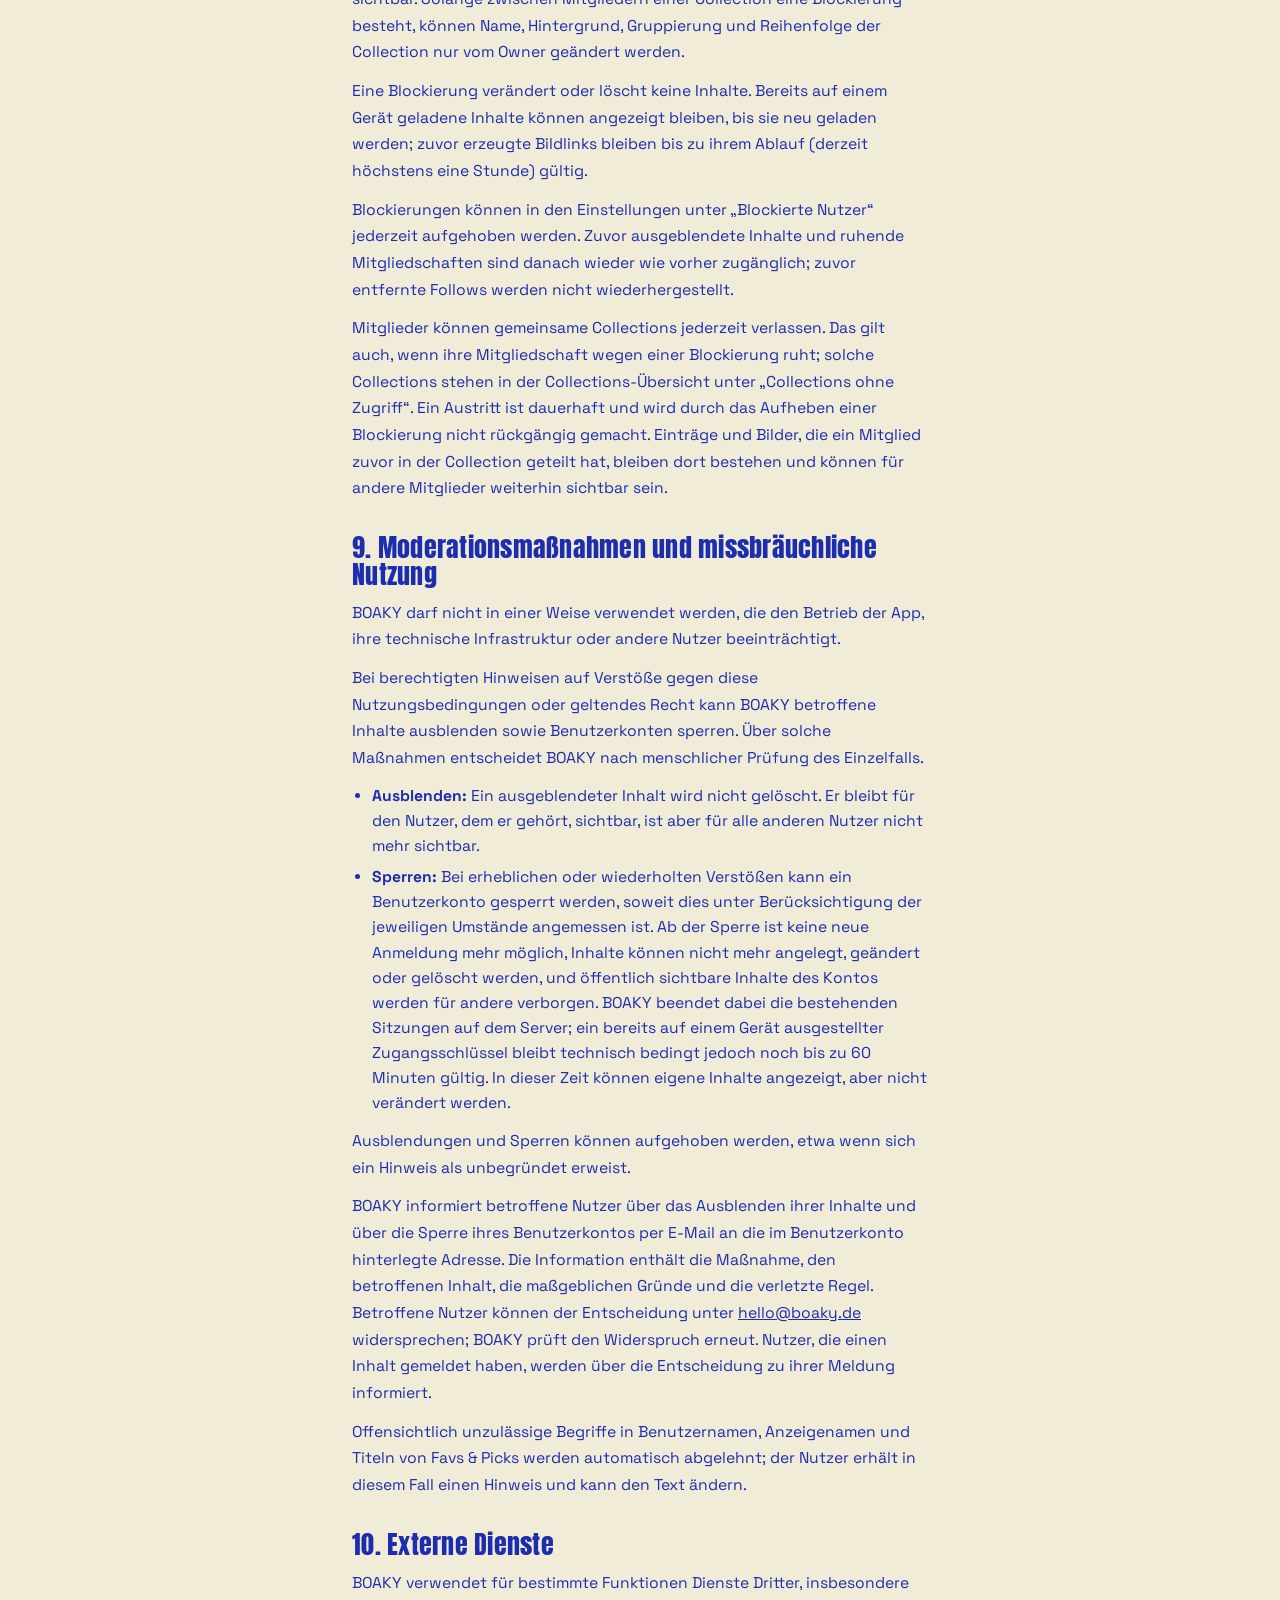
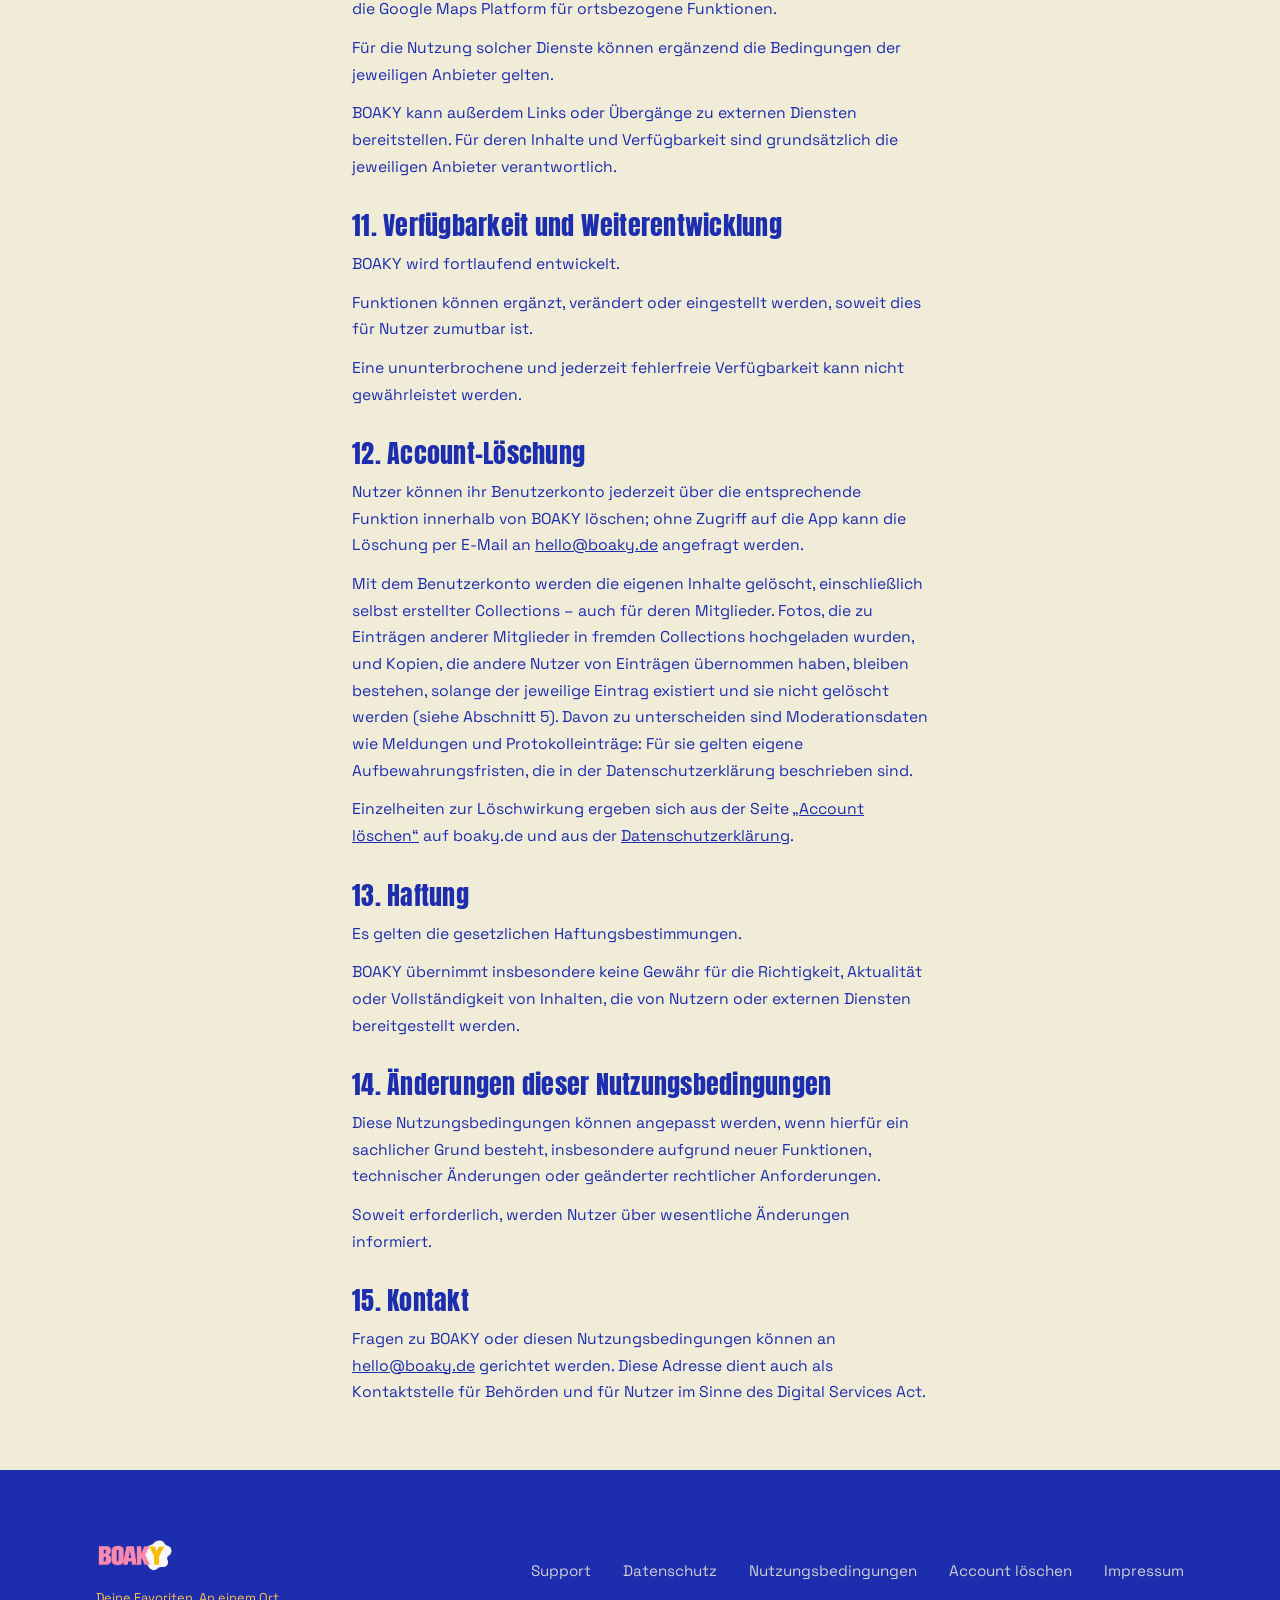
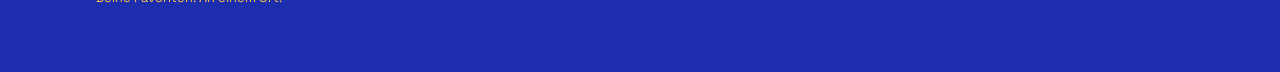
<file: nutzungsbedingungen.html>
<!DOCTYPE html>
<html lang="de">
<head>
  <meta charset="UTF-8" />
  <meta name="viewport" content="width=device-width, initial-scale=1" />
  <title>BOAKY – Nutzungsbedingungen</title>
  <meta
    name="description"
    content="Nutzungsbedingungen der App BOAKY."
  />
  <link rel="icon" href="assets/img/favicon.ico" sizes="any" />
  <link rel="icon" type="image/png" sizes="32x32" href="assets/img/favicon-32x32.png" />
  <link rel="icon" type="image/png" sizes="16x16" href="assets/img/favicon-16x16.png" />
  <link rel="apple-touch-icon" sizes="180x180" href="assets/img/apple-touch-icon.png" />
  <link rel="stylesheet" href="styles.css" />
</head>
<body>
  <a class="skip-link" href="#main">Zum Inhalt springen</a>

  <header class="site-header">
    <div class="container">
      <a class="site-logo" href="/">
        <img
          src="assets/img/boaky-logo-primary.png"
          alt="BOAKY"
          width="1672"
          height="940"
        />
      </a>
      <p class="header-note">Bald für Android</p>
    </div>
  </header>

  <main id="main" class="legal-main">
    <div class="container">
      <a class="legal-back" href="/">← Zurück zur Startseite</a>
      <h1>Nutzungsbedingungen</h1>
        <p class="legal-intro"><strong>Stand: 26.11.2026</strong></p>
      <section class="legal-section" id="geltungsbereich">
        <h2>1. Geltungsbereich</h2>
        <p>Diese Nutzungsbedingungen gelten für die Nutzung der App BOAKY. Sie sind in der App und auf boaky.de inhaltsgleich abrufbar.</p>
        <p>Anbieter von BOAKY ist:</p>
        <p>Martin Widenka<br />
          Malchenweg 5<br />
          64625 Bensheim<br />
          Deutschland<br />
          E-Mail: <a href="mailto:hello@boaky.de">hello@boaky.de</a></p>
      </section>

      <section class="legal-section" id="boaky">
        <h2>2. BOAKY</h2>
        <p>BOAKY ermöglicht es Nutzern, persönliche Favoriten und Empfehlungen („Favs &amp; Picks“) zu speichern, zu organisieren und in Collections zusammenzustellen.</p>
        <p>Inhalte können mit anderen Nutzern geteilt werden: in gemeinsamen Collections, über ein öffentliches Profil und über öffentliche Collections. „Öffentlich“ bedeutet in BOAKY: sichtbar für alle angemeldeten BOAKY-Nutzer. Profile und Collections sind standardmäßig privat. Welche Inhalte in welchem Fall für wen sichtbar sind, beschreibt die <a href="datenschutz.html">Datenschutzerklärung</a>.</p>
      </section>

      <section class="legal-section" id="benutzerkonto">
        <h2>3. Benutzerkonto</h2>
        <p>Für wesentliche Funktionen von BOAKY ist ein Benutzerkonto erforderlich.</p>
        <p>Nutzer sind dafür verantwortlich, ihre Zugangsdaten vor dem Zugriff durch Dritte zu schützen.</p>
        <p>Ein Benutzerkonto darf nicht missbräuchlich oder unter falscher Identität verwendet werden.</p>
        <p>BOAKY richtet sich an Nutzer ab 16 Jahren.</p>
      </section>

      <section class="legal-section" id="benutzernamen">
        <h2>4. Benutzernamen und Markenrechte</h2>
        <p>Benutzernamen werden grundsätzlich nach Verfügbarkeit vergeben. Ihre Registrierung begründet keinen Anspruch auf dauerhafte Nutzung oder ausschließliche Rechte an der Bezeichnung.</p>
        <p>Nutzer dürfen durch die Wahl oder Verwendung ihres Benutzernamens keine Markenrechte, Unternehmenskennzeichen, Namensrechte oder sonstigen Rechte Dritter verletzen.</p>
        <p>BOAKY behält sich vor, Benutzernamen bei berechtigten Beschwerden, nachgewiesenen Rechtsverletzungen oder Identitätsmissbrauch zu ändern, zu sperren, freizugeben oder einem nachweislich berechtigten Rechteinhaber zuzuweisen, soweit dies rechtlich zulässig und angemessen ist.</p>
        <p>BOAKY kann hierfür Nachweise anfordern und betroffenen Nutzern Gelegenheit zur Stellungnahme geben.</p>
        <p>Die bloße Existenz einer eingetragenen Marke begründet keinen automatischen Anspruch auf Übertragung eines Benutzernamens.</p>
      </section>

      <section class="legal-section" id="eigene-inhalte">
        <h2>5. Eigene Inhalte</h2>
        <p>Nutzer können eigene Inhalte wie Texte, Bilder, Favs &amp; Picks und Collections in BOAKY speichern.</p>
        <p>Die Rechte an diesen Inhalten verbleiben grundsätzlich beim jeweiligen Nutzer.</p>
        <p>Der Nutzer räumt BOAKY die für den Betrieb der App technisch erforderlichen Rechte ein, die entsprechenden Inhalte zu speichern, zu verarbeiten und darzustellen sowie sie den Personen zugänglich zu machen, für die der Nutzer sie durch die Nutzung der jeweiligen Funktion sichtbar macht – insbesondere Mitgliedern gemeinsamer Collections, Personen, die seinem öffentlichen Profil folgen, und bei öffentlichen Profilen und öffentlichen Collections allen angemeldeten BOAKY-Nutzern.</p>
        <p>Lädt ein Nutzer in einer gemeinsamen Collection Fotos zu Einträgen anderer Mitglieder hoch, räumt er dieses Recht auch für die Zeit nach seinem Austritt aus der Collection oder der Löschung seines Benutzerkontos ein; solche Fotos bleiben für die Mitglieder der Collection und – wenn die Collection öffentlich ist oder später öffentlich gestellt wird – für alle angemeldeten BOAKY-Nutzer sichtbar, solange der Eintrag besteht und sie nicht gelöscht werden.</p>
        <p>Macht ein Nutzer einen Fav oder Pick für andere sichtbar, können andere Nutzer diesen Eintrag über die Merkliste als eigenen Eintrag übernehmen. Dabei werden insbesondere das Bild, der zugeordnete Ort und die Händlerzuordnung in das Konto des übernehmenden Nutzers kopiert; die Notiz wird nicht übernommen. Der Nutzer räumt dem übernehmenden Nutzer und BOAKY das Recht ein, diese Kopie im Rahmen der BOAKY-Funktionen zu speichern und so darzustellen, wie es für eigene Einträge des übernehmenden Nutzers vorgesehen ist. Die Kopie gehört zum Konto des übernehmenden Nutzers und bleibt bestehen, wenn der ursprüngliche Eintrag geändert oder gelöscht oder das Konto des ursprünglichen Nutzers gelöscht wird.</p>
        <p>Diese Rechteeinräumung erfolgt ausschließlich im erforderlichen Umfang zur Bereitstellung der jeweiligen BOAKY-Funktionen.</p>
      </section>

      <section class="legal-section" id="verhaltensregeln">
        <h2>6. Verhaltensregeln und Verantwortung für Inhalte</h2>
        <p>Nutzer sind für die von ihnen eingestellten Inhalte verantwortlich.</p>
        <p>BOAKY duldet keine anstößigen Inhalte und kein missbräuchliches Verhalten gegenüber anderen Nutzern.</p>
        <p>Es dürfen insbesondere keine Inhalte eingestellt und keine Benutzer- oder Anzeigenamen gewählt werden, die:</p>
        <ul>
          <li>rechtswidrig sind,</li>
          <li>andere Personen belästigen, beleidigen, bedrohen oder herabwürdigen,</li>
          <li>Hass oder Diskriminierung, etwa aufgrund von Herkunft, Religion, Geschlecht, sexueller Orientierung oder Behinderung, verbreiten,</li>
          <li>pornografisch, sexuell explizit oder jugendgefährdend sind,</li>
          <li>Gewalt verherrlichen oder zu Gewalt aufrufen,</li>
          <li>Spam, unerwünschte Werbung oder irreführende Inhalte darstellen,</li>
          <li>über die eigene Identität täuschen oder den Eindruck erwecken, von einer anderen Person, Marke oder Organisation zu stammen,</li>
          <li>Rechte Dritter verletzen,</li>
          <li>Persönlichkeitsrechte verletzen,</li>
          <li>urheberrechtlich geschützte Inhalte ohne entsprechende Berechtigung verwenden oder</li>
          <li>Schadsoftware oder vergleichbare schädliche Inhalte enthalten.</li>
        </ul>
        <p>Bei hochgeladenen Bildern muss der Nutzer über die für die Nutzung erforderlichen Rechte verfügen. Das gilt insbesondere für Bilder, auf denen andere Personen erkennbar sind.</p>
      </section>

      <section class="legal-section" id="collections">
        <h2>7. Collections und gemeinsame Nutzung</h2>
        <p>Collections können gemeinsam mit anderen Nutzern verwendet werden. Mitglieder werden per Einladungslink hinzugefügt und haben eine Rolle: Owner (Eigentümer), Bearbeiter oder Betrachter. Owner und Bearbeiter können eigene Favs &amp; Picks hinzufügen und zu Einträgen Fotos hochladen; Betrachter können die Inhalte ansehen.</p>
        <p>Der Owner kann eine Collection öffentlich stellen. Dann sind alle Einträge aller Mitglieder einschließlich der zugehörigen Fotos für alle angemeldeten BOAKY-Nutzer sichtbar. Das gilt auch für Fotos, die ein Mitglied zu Einträgen anderer hochgeladen hat, nachdem es die Collection verlassen oder sein Benutzerkonto gelöscht hat. Mitglieder sollten das bei ihren Beiträgen berücksichtigen.</p>
        <p>Das Teilen eines Favs oder Picks innerhalb einer Collection überträgt keine Rechte am ursprünglichen Inhalt auf andere Nutzer, soweit dies nicht ausdrücklich anderweitig vereinbart wurde.</p>
        <p>Löscht der Owner sein Benutzerkonto, wird die Collection mit allen Einträgen und Fotos für alle Mitglieder gelöscht.</p>
      </section>

      <section class="legal-section" id="melden-blockieren">
        <h2>8. Melden und Blockieren</h2>
        <p>Inhalte anderer Nutzer, die gegen diese Nutzungsbedingungen oder geltendes Recht verstoßen, können direkt in der App gemeldet werden, soweit sie dem meldenden Nutzer angezeigt werden:</p>
        <ul>
          <li>Profile – öffentliche Profile sowie Profile von Mitgliedern gemeinsamer Collections;</li>
          <li>öffentliche Collections, in denen der meldende Nutzer nicht Mitglied ist, sowie gemeinsame Collections, in denen er Mitglied ohne Owner-Rolle ist;</li>
          <li>sichtbare Favs &amp; Picks anderer Nutzer und das jeweils angezeigte Bild;</li>
          <li>Fotos, die andere Mitglieder in einer Collection hochgeladen haben.</li>
        </ul>
        <p>Hinweise können außerdem an <a href="mailto:hello@boaky.de">hello@boaky.de</a> gerichtet werden.</p>
        <p>Nach dem Absenden erhält der meldende Nutzer in der App eine Bestätigung. Meldungen werden vertraulich behandelt. Die gemeldete Person erfährt nicht, wer eine Meldung abgegeben hat. Missbräuchliche Meldungen sind unzulässig. Um Missbrauch zu verhindern, ist die Zahl der Meldungen pro Nutzer und Zeitraum begrenzt.</p>
        <p>BOAKY prüft eingehende Meldungen zeitnah und entscheidet über geeignete Maßnahmen.</p>
        <p>Nutzer können andere Nutzer über deren Profil oder über die Mitgliederliste einer gemeinsamen Collection blockieren. Eine Blockierung wirkt in beide Richtungen: Beide sehen die Profile, öffentlichen Collections und Favs &amp; Picks des anderen nicht mehr und können einander nicht folgen; bestehende Follows werden entfernt.</p>
        <p>In gemeinsamen Collections werden Einträge und Fotos der jeweils anderen Person ausgeblendet. Besteht die Blockierung zwischen dem Owner (Eigentümer) einer Collection und einem Mitglied, ruht die Mitgliedschaft für die Dauer der Blockierung; das Mitglied hat in dieser Zeit keinen Zugriff auf die Collection. Für andere Mitglieder bleiben die Inhalte beider Personen sichtbar. Solange zwischen Mitgliedern einer Collection eine Blockierung besteht, können Name, Hintergrund, Gruppierung und Reihenfolge der Collection nur vom Owner geändert werden.</p>
        <p>Eine Blockierung verändert oder löscht keine Inhalte. Bereits auf einem Gerät geladene Inhalte können angezeigt bleiben, bis sie neu geladen werden; zuvor erzeugte Bildlinks bleiben bis zu ihrem Ablauf (derzeit höchstens eine Stunde) gültig.</p>
        <p>Blockierungen können in den Einstellungen unter „Blockierte Nutzer“ jederzeit aufgehoben werden. Zuvor ausgeblendete Inhalte und ruhende Mitgliedschaften sind danach wieder wie vorher zugänglich; zuvor entfernte Follows werden nicht wiederhergestellt.</p>
        <p>Mitglieder können gemeinsame Collections jederzeit verlassen. Das gilt auch, wenn ihre Mitgliedschaft wegen einer Blockierung ruht; solche Collections stehen in der Collections-Übersicht unter „Collections ohne Zugriff“. Ein Austritt ist dauerhaft und wird durch das Aufheben einer Blockierung nicht rückgängig gemacht. Einträge und Bilder, die ein Mitglied zuvor in der Collection geteilt hat, bleiben dort bestehen und können für andere Mitglieder weiterhin sichtbar sein.</p>
      </section>

      <section class="legal-section" id="moderation">
        <h2>9. Moderationsmaßnahmen und missbräuchliche Nutzung</h2>
        <p>BOAKY darf nicht in einer Weise verwendet werden, die den Betrieb der App, ihre technische Infrastruktur oder andere Nutzer beeinträchtigt.</p>
        <p>Bei berechtigten Hinweisen auf Verstöße gegen diese Nutzungsbedingungen oder geltendes Recht kann BOAKY betroffene Inhalte ausblenden sowie Benutzerkonten sperren. Über solche Maßnahmen entscheidet BOAKY nach menschlicher Prüfung des Einzelfalls.</p>
        <ul>
          <li><strong>Ausblenden:</strong> Ein ausgeblendeter Inhalt wird nicht gelöscht. Er bleibt für den Nutzer, dem er gehört, sichtbar, ist aber für alle anderen Nutzer nicht mehr sichtbar.</li>
          <li><strong>Sperren:</strong> Bei erheblichen oder wiederholten Verstößen kann ein Benutzerkonto gesperrt werden, soweit dies unter Berücksichtigung der jeweiligen Umstände angemessen ist. Ab der Sperre ist keine neue Anmeldung mehr möglich, Inhalte können nicht mehr angelegt, geändert oder gelöscht werden, und öffentlich sichtbare Inhalte des Kontos werden für andere verborgen. BOAKY beendet dabei die bestehenden Sitzungen auf dem Server; ein bereits auf einem Gerät ausgestellter Zugangsschlüssel bleibt technisch bedingt jedoch noch bis zu 60 Minuten gültig. In dieser Zeit können eigene Inhalte angezeigt, aber nicht verändert werden.</li>
        </ul>
        <p>Ausblendungen und Sperren können aufgehoben werden, etwa wenn sich ein Hinweis als unbegründet erweist.</p>
        <p>BOAKY informiert betroffene Nutzer über das Ausblenden ihrer Inhalte und über die Sperre ihres Benutzerkontos per E-Mail an die im Benutzerkonto hinterlegte Adresse. Die Information enthält die Maßnahme, den betroffenen Inhalt, die maßgeblichen Gründe und die verletzte Regel. Betroffene Nutzer können der Entscheidung unter <a href="mailto:hello@boaky.de">hello@boaky.de</a> widersprechen; BOAKY prüft den Widerspruch erneut. Nutzer, die einen Inhalt gemeldet haben, werden über die Entscheidung zu ihrer Meldung informiert.</p>
        <p>Offensichtlich unzulässige Begriffe in Benutzernamen, Anzeigenamen und Titeln von Favs &amp; Picks werden automatisch abgelehnt; der Nutzer erhält in diesem Fall einen Hinweis und kann den Text ändern.</p>
      </section>

      <section class="legal-section" id="externe-dienste">
        <h2>10. Externe Dienste</h2>
        <p>BOAKY verwendet für bestimmte Funktionen Dienste Dritter, insbesondere die Google Maps Platform für ortsbezogene Funktionen.</p>
        <p>Für die Nutzung solcher Dienste können ergänzend die Bedingungen der jeweiligen Anbieter gelten.</p>
        <p>BOAKY kann außerdem Links oder Übergänge zu externen Diensten bereitstellen. Für deren Inhalte und Verfügbarkeit sind grundsätzlich die jeweiligen Anbieter verantwortlich.</p>
      </section>

      <section class="legal-section" id="verfuegbarkeit">
        <h2>11. Verfügbarkeit und Weiterentwicklung</h2>
        <p>BOAKY wird fortlaufend entwickelt.</p>
        <p>Funktionen können ergänzt, verändert oder eingestellt werden, soweit dies für Nutzer zumutbar ist.</p>
        <p>Eine ununterbrochene und jederzeit fehlerfreie Verfügbarkeit kann nicht gewährleistet werden.</p>
      </section>

      <section class="legal-section" id="account-loeschung">
        <h2>12. Account-Löschung</h2>
        <p>Nutzer können ihr Benutzerkonto jederzeit über die entsprechende Funktion innerhalb von BOAKY löschen; ohne Zugriff auf die App kann die Löschung per E-Mail an <a href="mailto:hello@boaky.de">hello@boaky.de</a> angefragt werden.</p>
        <p>Mit dem Benutzerkonto werden die eigenen Inhalte gelöscht, einschließlich selbst erstellter Collections – auch für deren Mitglieder. Fotos, die zu Einträgen anderer Mitglieder in fremden Collections hochgeladen wurden, und Kopien, die andere Nutzer von Einträgen übernommen haben, bleiben bestehen, solange der jeweilige Eintrag existiert und sie nicht gelöscht werden (siehe Abschnitt 5). Davon zu unterscheiden sind Moderationsdaten wie Meldungen und Protokolleinträge: Für sie gelten eigene Aufbewahrungsfristen, die in der Datenschutzerklärung beschrieben sind.</p>
        <p>Einzelheiten zur Löschwirkung ergeben sich aus der Seite <a href="account-loeschen.html">„Account löschen“</a> auf boaky.de und aus der <a href="datenschutz.html">Datenschutzerklärung</a>.</p>
      </section>

      <section class="legal-section" id="haftung">
        <h2>13. Haftung</h2>
        <p>Es gelten die gesetzlichen Haftungsbestimmungen.</p>
        <p>BOAKY übernimmt insbesondere keine Gewähr für die Richtigkeit, Aktualität oder Vollständigkeit von Inhalten, die von Nutzern oder externen Diensten bereitgestellt werden.</p>
      </section>

      <section class="legal-section" id="aenderungen">
        <h2>14. Änderungen dieser Nutzungsbedingungen</h2>
        <p>Diese Nutzungsbedingungen können angepasst werden, wenn hierfür ein sachlicher Grund besteht, insbesondere aufgrund neuer Funktionen, technischer Änderungen oder geänderter rechtlicher Anforderungen.</p>
        <p>Soweit erforderlich, werden Nutzer über wesentliche Änderungen informiert.</p>
      </section>

      <section class="legal-section" id="kontakt">
        <h2>15. Kontakt</h2>
        <p>Fragen zu BOAKY oder diesen Nutzungsbedingungen können an <a href="mailto:hello@boaky.de">hello@boaky.de</a> gerichtet werden. Diese Adresse dient auch als Kontaktstelle für Behörden und für Nutzer im Sinne des Digital Services Act.</p>
      </section>

    </div>
  </main>

  <footer class="site-footer">
    <div class="container footer-inner">
      <p class="footer-brand">
        <img
          src="assets/img/boaky-logo-primary.png"
          alt="BOAKY"
          width="1672"
          height="940"
        />
        <span>Deine Favoriten. An einem Ort.</span>
      </p>
      <ul class="footer-links">
        <li><a href="support.html">Support</a></li>
        <li><a href="datenschutz.html">Datenschutz</a></li>
        <li><a href="nutzungsbedingungen.html" aria-current="page">Nutzungsbedingungen</a></li>
        <li><a href="account-loeschen.html">Account löschen</a></li>
        <li><a href="impressum.html">Impressum</a></li>
      </ul>
    </div>
  </footer>
</body>
</html>
</file>
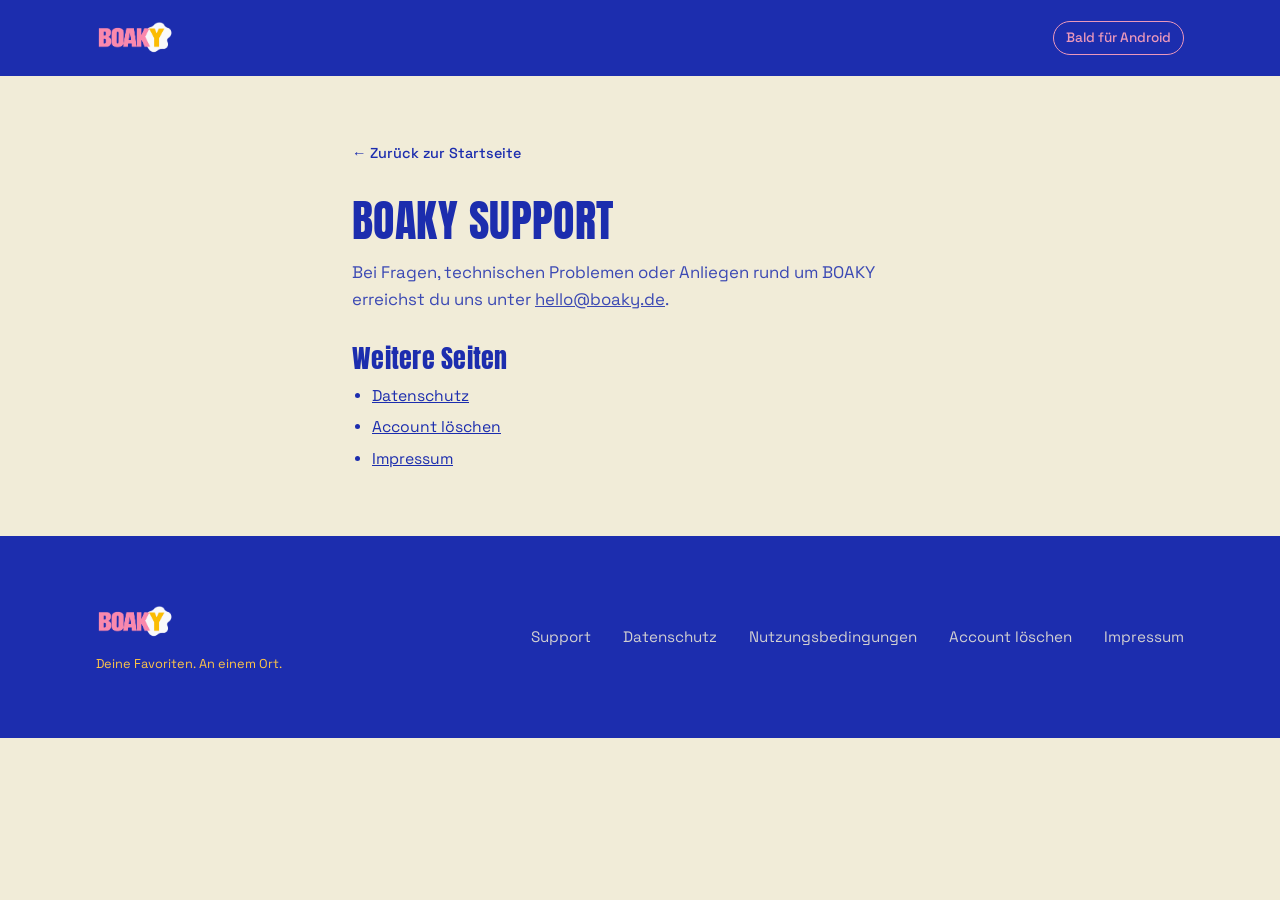
<file: support.html>
<!DOCTYPE html>
<html lang="de">
<head>
  <meta charset="UTF-8" />
  <meta name="viewport" content="width=device-width, initial-scale=1" />
  <title>BOAKY – Support</title>
  <meta
    name="description"
    content="Fragen, technische Probleme oder Anliegen rund um BOAKY? So erreichst du uns."
  />
  <link rel="icon" href="assets/img/favicon.ico" sizes="any" />
  <link rel="icon" type="image/png" sizes="32x32" href="assets/img/favicon-32x32.png" />
  <link rel="icon" type="image/png" sizes="16x16" href="assets/img/favicon-16x16.png" />
  <link rel="apple-touch-icon" sizes="180x180" href="assets/img/apple-touch-icon.png" />
  <link rel="stylesheet" href="styles.css" />
</head>
<body>
  <a class="skip-link" href="#main">Zum Inhalt springen</a>

  <header class="site-header">
    <div class="container">
      <a class="site-logo" href="/">
        <img
          src="assets/img/boaky-logo-primary.png"
          alt="BOAKY"
          width="1672"
          height="940"
        />
      </a>
      <p class="header-note">Bald für Android</p>
    </div>
  </header>

  <main id="main" class="legal-main">
    <div class="container">
      <a class="legal-back" href="/">← Zurück zur Startseite</a>
      <h1>BOAKY Support</h1>
      <p class="legal-intro">
        Bei Fragen, technischen Problemen oder Anliegen rund um BOAKY
        erreichst du uns unter
        <a href="mailto:hello@boaky.de">hello@boaky.de</a>.
      </p>

      <section class="legal-section" id="weitere-seiten">
        <h2>Weitere Seiten</h2>
        <ul>
          <li><a href="datenschutz.html">Datenschutz</a></li>
          <li><a href="account-loeschen.html">Account löschen</a></li>
          <li><a href="impressum.html">Impressum</a></li>
        </ul>
      </section>
    </div>
  </main>

  <footer class="site-footer">
    <div class="container footer-inner">
      <p class="footer-brand">
        <img
          src="assets/img/boaky-logo-primary.png"
          alt="BOAKY"
          width="1672"
          height="940"
        />
        <span>Deine Favoriten. An einem Ort.</span>
      </p>
      <ul class="footer-links">
        <li><a href="support.html" aria-current="page">Support</a></li>
        <li><a href="datenschutz.html">Datenschutz</a></li>
        <li><a href="nutzungsbedingungen.html">Nutzungsbedingungen</a></li>
        <li><a href="account-loeschen.html">Account löschen</a></li>
        <li><a href="impressum.html">Impressum</a></li>
      </ul>
    </div>
  </footer>
</body>
</html>
</file>
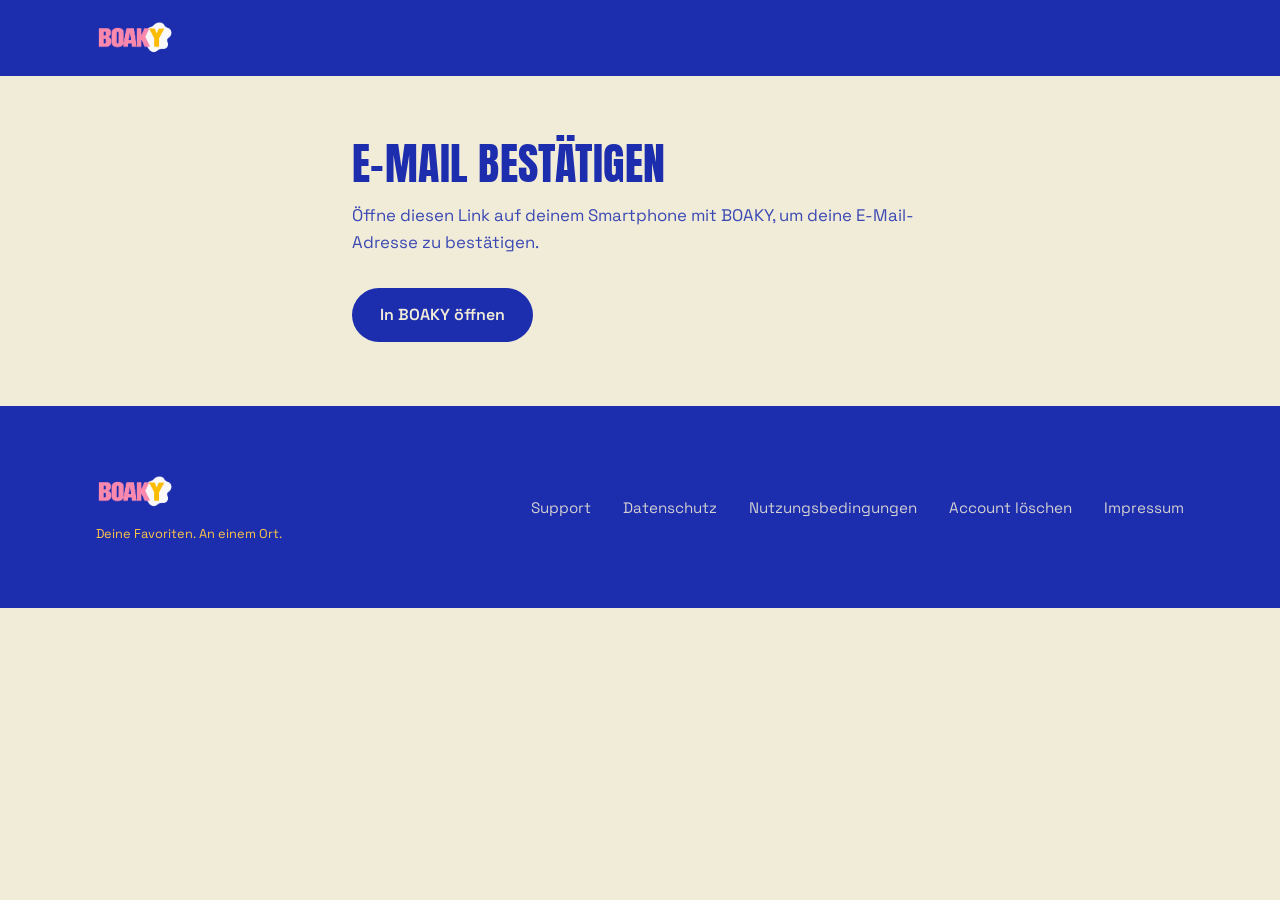
<file: auth/confirm.html>
<!DOCTYPE html>
<html lang="de">
<head>
  <meta charset="UTF-8" />
  <meta name="viewport" content="width=device-width, initial-scale=1" />
  <title>BOAKY – E-Mail bestätigen</title>
  <!-- Auth-Fallback: keine Indexierung, und Query/Fragment (Tokens) nie als
       Referrer weitergeben. -->
  <meta name="robots" content="noindex, nofollow" />
  <meta name="referrer" content="no-referrer" />
  <link rel="icon" href="/assets/img/favicon.ico" sizes="any" />
  <link rel="icon" type="image/png" sizes="32x32" href="/assets/img/favicon-32x32.png" />
  <link rel="icon" type="image/png" sizes="16x16" href="/assets/img/favicon-16x16.png" />
  <link rel="apple-touch-icon" sizes="180x180" href="/assets/img/apple-touch-icon.png" />
  <link rel="stylesheet" href="/styles.css" />
  <style>
    .auth-open {
      display: inline-block;
      margin-top: var(--space-md);
      padding: 0.9rem 1.75rem;
      border-radius: 999px;
      background: var(--boaky-blue);
      color: var(--boaky-cream);
      font-weight: 600;
      text-decoration: none;
    }

    .auth-open:hover {
      opacity: 0.9;
    }
  </style>
</head>
<body>
  <a class="skip-link" href="#main">Zum Inhalt springen</a>

  <header class="site-header">
    <div class="container">
      <a class="site-logo" href="/">
        <img
          src="/assets/img/boaky-logo-primary.png"
          alt="BOAKY"
          width="1672"
          height="940"
        />
      </a>
    </div>
  </header>

  <main id="main" class="legal-main">
    <div class="container">
      <h1>E-Mail bestätigen</h1>
      <p class="legal-intro">
        Öffne diesen Link auf deinem Smartphone mit BOAKY, um deine
        E-Mail-Adresse zu bestätigen.
      </p>
      <a class="auth-open" id="open-in-app" href="boaky://auth/confirm">In BOAKY öffnen</a>
    </div>
  </main>

  <footer class="site-footer">
    <div class="container footer-inner">
      <p class="footer-brand">
        <img
          src="/assets/img/boaky-logo-primary.png"
          alt="BOAKY"
          width="1672"
          height="940"
        />
        <span>Deine Favoriten. An einem Ort.</span>
      </p>
      <ul class="footer-links">
        <li><a href="/support.html">Support</a></li>
        <li><a href="/datenschutz.html">Datenschutz</a></li>
        <li><a href="/nutzungsbedingungen.html">Nutzungsbedingungen</a></li>
        <li><a href="/account-loeschen.html">Account löschen</a></li>
        <li><a href="/impressum.html">Impressum</a></li>
      </ul>
    </div>
  </footer>

  <script>
    // Query (z. B. token_hash, type) und Fragment (z. B. access_token,
    // error_code) unverändert an das App-Scheme durchreichen.
    document.getElementById("open-in-app").href =
      "boaky://auth/confirm" + window.location.search + window.location.hash;
  </script>
</body>
</html>
</file>
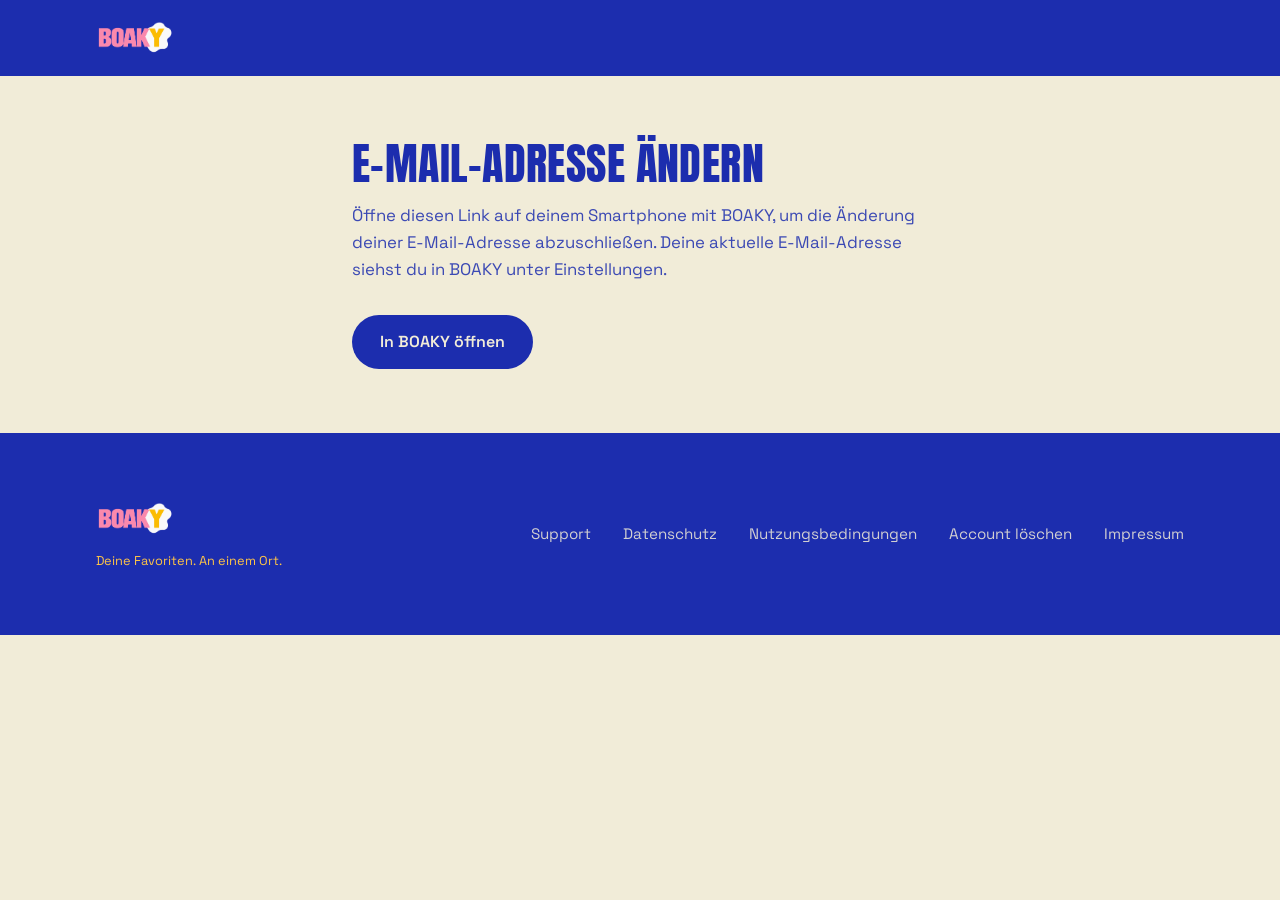
<file: auth/email-change.html>
<!DOCTYPE html>
<html lang="de">
<head>
  <meta charset="UTF-8" />
  <meta name="viewport" content="width=device-width, initial-scale=1" />
  <title>BOAKY – E-Mail-Adresse ändern</title>
  <!-- Auth-Fallback: keine Indexierung, und Query/Fragment (Tokens) nie als
       Referrer weitergeben. -->
  <meta name="robots" content="noindex, nofollow" />
  <meta name="referrer" content="no-referrer" />
  <link rel="icon" href="/assets/img/favicon.ico" sizes="any" />
  <link rel="icon" type="image/png" sizes="32x32" href="/assets/img/favicon-32x32.png" />
  <link rel="icon" type="image/png" sizes="16x16" href="/assets/img/favicon-16x16.png" />
  <link rel="apple-touch-icon" sizes="180x180" href="/assets/img/apple-touch-icon.png" />
  <link rel="stylesheet" href="/styles.css" />
  <style>
    .auth-open {
      display: inline-block;
      margin-top: var(--space-md);
      padding: 0.9rem 1.75rem;
      border-radius: 999px;
      background: var(--boaky-blue);
      color: var(--boaky-cream);
      font-weight: 600;
      text-decoration: none;
    }

    .auth-open:hover {
      opacity: 0.9;
    }
  </style>
</head>
<body>
  <a class="skip-link" href="#main">Zum Inhalt springen</a>

  <header class="site-header">
    <div class="container">
      <a class="site-logo" href="/">
        <img
          src="/assets/img/boaky-logo-primary.png"
          alt="BOAKY"
          width="1672"
          height="940"
        />
      </a>
    </div>
  </header>

  <main id="main" class="legal-main">
    <div class="container">
      <h1>E-Mail-Adresse ändern</h1>

      <!-- Genau einer dieser Abschnitte ist sichtbar. Ohne JavaScript bleibt
           der neutrale "unknown"-Text stehen. Alle Texte sind fest; aus der
           URL wird nie etwas in die Seite geschrieben. -->
      <div data-state="unknown">
        <p class="legal-intro">
          Öffne diesen Link auf deinem Smartphone mit BOAKY, um die Änderung
          deiner E-Mail-Adresse abzuschließen. Deine aktuelle E-Mail-Adresse
          siehst du in BOAKY unter Einstellungen.
        </p>
      </div>
      <div data-state="partial" hidden>
        <p class="legal-intro">
          Die erste Bestätigung ist erfolgt. Bitte öffne jetzt auch den Link in
          der zweiten E-Mail – wir haben je eine Nachricht an deine bisherige
          und an deine neue Adresse geschickt. Erst danach wird deine
          E-Mail-Adresse geändert.
        </p>
      </div>
      <div data-state="completed" hidden>
        <p class="legal-intro">
          Deine E-Mail-Adresse wurde geändert. Ab sofort meldest du dich mit
          deiner neuen Adresse bei BOAKY an.
        </p>
      </div>
      <div data-state="invalid" hidden>
        <p class="legal-intro">
          Dieser Link ist ungültig oder abgelaufen. Möglicherweise wurde er
          bereits verwendet. Prüfe deine E-Mail-Adresse in BOAKY unter
          Einstellungen und starte die Änderung bei Bedarf erneut.
        </p>
      </div>

      <a class="auth-open" id="open-in-app" href="boaky://auth/email-change">In BOAKY öffnen</a>
    </div>
  </main>

  <footer class="site-footer">
    <div class="container footer-inner">
      <p class="footer-brand">
        <img
          src="/assets/img/boaky-logo-primary.png"
          alt="BOAKY"
          width="1672"
          height="940"
        />
        <span>Deine Favoriten. An einem Ort.</span>
      </p>
      <ul class="footer-links">
        <li><a href="/support.html">Support</a></li>
        <li><a href="/datenschutz.html">Datenschutz</a></li>
        <li><a href="/nutzungsbedingungen.html">Nutzungsbedingungen</a></li>
        <li><a href="/account-loeschen.html">Account löschen</a></li>
        <li><a href="/impressum.html">Impressum</a></li>
      </ul>
    </div>
  </footer>

  <script>
    (function () {
      var search = window.location.search;
      var hash = window.location.hash;

      // Query (z. B. künftig token_hash, type) und Fragment (z. B.
      // access_token, message, error_code) unverändert an das App-Scheme
      // durchreichen.
      document.getElementById("open-in-app").href =
        "boaky://auth/email-change" + search + hash;

      // Zustand nur aus Schlüsseln bzw. festen Werten ableiten – Token-Werte
      // werden nie gelesen, angezeigt, geloggt oder versendet.
      // Supabase (Implicit Flow) leitet nach /auth/v1/verify so weiter:
      //   1. von 2 Bestätigungen: #message=Confirmation link accepted. ...
      //   abgeschlossen:          #access_token=...&type=email_change
      //   Fehler:                 #error=...&error_code=...
      var fragment = new URLSearchParams(hash.replace(/^#/, ""));
      var query = new URLSearchParams(search);
      function get(key) {
        return fragment.get(key) || query.get(key);
      }

      var state = "unknown";
      var message = get("message") || "";
      if (get("error") || get("error_code")) {
        state = "invalid";
      } else if (fragment.has("access_token") && get("type") === "email_change") {
        state = "completed";
      } else if (message.indexOf("Confirmation link accepted") === 0) {
        state = "partial";
      }

      var sections = document.querySelectorAll("[data-state]");
      for (var i = 0; i < sections.length; i++) {
        sections[i].hidden = sections[i].getAttribute("data-state") !== state;
      }

      // Token aus Adresszeile und Browser-Verlauf entfernen. Der Button
      // oben hat die vollständige URL bereits übernommen.
      if ((search || hash) && window.history && window.history.replaceState) {
        window.history.replaceState(null, "", window.location.pathname);
      }
    })();
  </script>
</body>
</html>
</file>
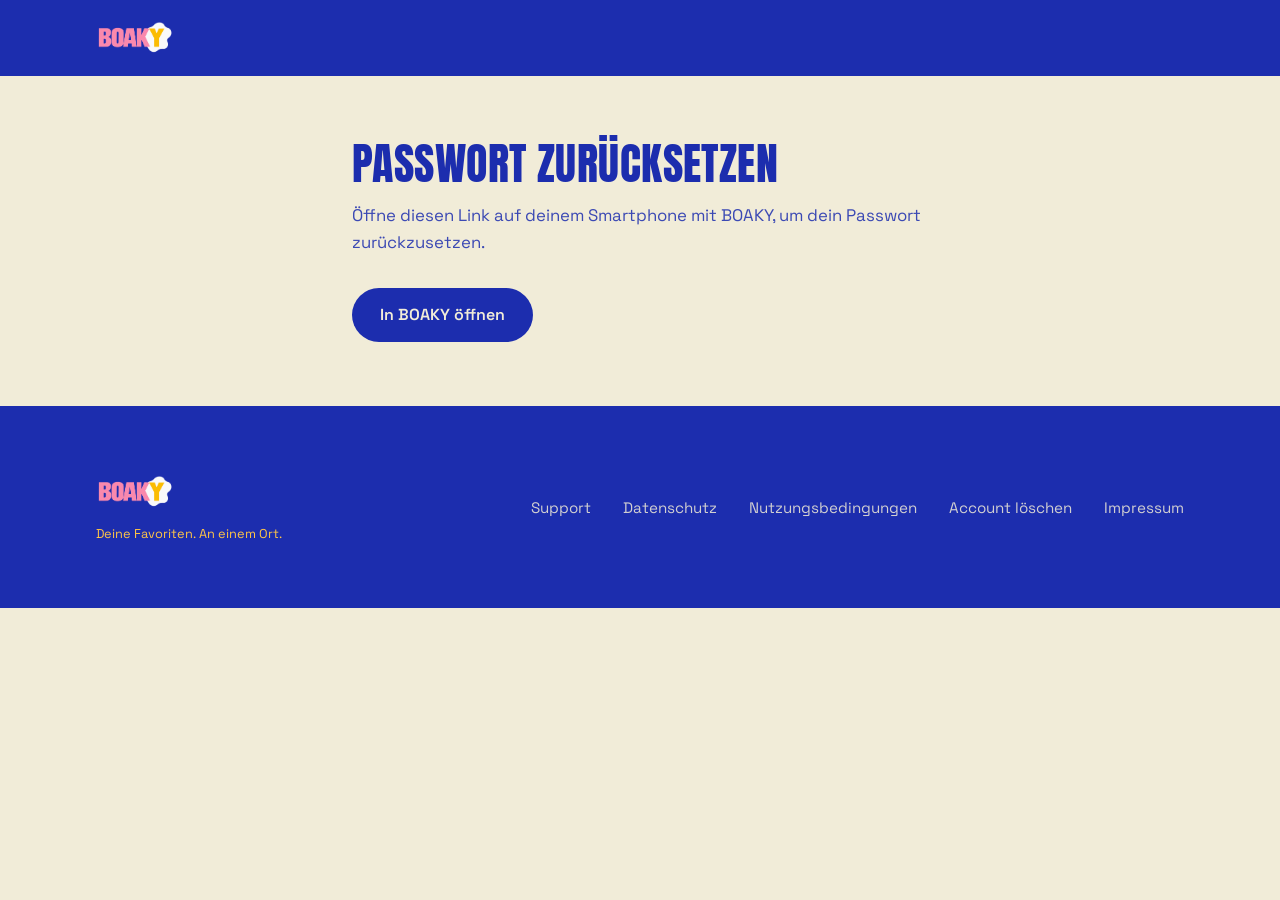
<file: auth/reset-password.html>
<!DOCTYPE html>
<html lang="de">
<head>
  <meta charset="UTF-8" />
  <meta name="viewport" content="width=device-width, initial-scale=1" />
  <title>BOAKY – Passwort zurücksetzen</title>
  <!-- Auth-Fallback: keine Indexierung, und Query/Fragment (Tokens) nie als
       Referrer weitergeben. -->
  <meta name="robots" content="noindex, nofollow" />
  <meta name="referrer" content="no-referrer" />
  <link rel="icon" href="/assets/img/favicon.ico" sizes="any" />
  <link rel="icon" type="image/png" sizes="32x32" href="/assets/img/favicon-32x32.png" />
  <link rel="icon" type="image/png" sizes="16x16" href="/assets/img/favicon-16x16.png" />
  <link rel="apple-touch-icon" sizes="180x180" href="/assets/img/apple-touch-icon.png" />
  <link rel="stylesheet" href="/styles.css" />
  <style>
    .auth-open {
      display: inline-block;
      margin-top: var(--space-md);
      padding: 0.9rem 1.75rem;
      border-radius: 999px;
      background: var(--boaky-blue);
      color: var(--boaky-cream);
      font-weight: 600;
      text-decoration: none;
    }

    .auth-open:hover {
      opacity: 0.9;
    }
  </style>
</head>
<body>
  <a class="skip-link" href="#main">Zum Inhalt springen</a>

  <header class="site-header">
    <div class="container">
      <a class="site-logo" href="/">
        <img
          src="/assets/img/boaky-logo-primary.png"
          alt="BOAKY"
          width="1672"
          height="940"
        />
      </a>
    </div>
  </header>

  <main id="main" class="legal-main">
    <div class="container">
      <h1>Passwort zurücksetzen</h1>
      <p class="legal-intro">
        Öffne diesen Link auf deinem Smartphone mit BOAKY, um dein Passwort
        zurückzusetzen.
      </p>
      <a class="auth-open" id="open-in-app" href="boaky://auth/reset-password">In BOAKY öffnen</a>
    </div>
  </main>

  <footer class="site-footer">
    <div class="container footer-inner">
      <p class="footer-brand">
        <img
          src="/assets/img/boaky-logo-primary.png"
          alt="BOAKY"
          width="1672"
          height="940"
        />
        <span>Deine Favoriten. An einem Ort.</span>
      </p>
      <ul class="footer-links">
        <li><a href="/support.html">Support</a></li>
        <li><a href="/datenschutz.html">Datenschutz</a></li>
        <li><a href="/nutzungsbedingungen.html">Nutzungsbedingungen</a></li>
        <li><a href="/account-loeschen.html">Account löschen</a></li>
        <li><a href="/impressum.html">Impressum</a></li>
      </ul>
    </div>
  </footer>

  <script>
    // Query (z. B. token_hash, type) und Fragment (z. B. access_token,
    // error_code) unverändert an das App-Scheme durchreichen.
    document.getElementById("open-in-app").href =
      "boaky://auth/reset-password" + window.location.search + window.location.hash;
  </script>
</body>
</html>
</file>
<file: styles.css>
/* ==========================================================================
   BOAKY — Landingpage Stylesheet
   Statisches, framework-freies CSS. Mobile-first.
   ========================================================================== */

/* -- Fonts (self-hosted, latin subset) ----------------------------------- */

@font-face {
  font-family: "Anton";
  src: url("assets/fonts/anton-latin-400.woff2") format("woff2");
  font-weight: 400;
  font-style: normal;
  font-display: swap;
}

@font-face {
  font-family: "Space Grotesk";
  src: url("assets/fonts/space-grotesk-latin-variable.woff2") format("woff2");
  font-weight: 300 700;
  font-style: normal;
  font-display: swap;
}

/* -- Design tokens --------------------------------------------------------- */

:root {
  /* Einzige zulässigen Farben — 1:1 aus dem BOAKY-App-Theme
     (faavs-app/src/constants/theme.ts, brandPalette). Keine weiteren
     Hex-/RGB-Werte außerhalb dieser Tokens (und ihrer rgba()-Ableitungen)
     verwenden. */
  --boaky-blue: #1c2dae;
  --boaky-pink: #eb98bb;
  --boaky-cream: #f1ecd8;
  --boaky-gold: #ffc547;
  --white: #ffffff;

  --font-display: "Anton", "Arial Narrow", sans-serif;
  --font-body: "Space Grotesk", "Helvetica Neue", Arial, sans-serif;

  --container-width: 72rem;
  --space-xs: 0.5rem;
  --space-sm: 1rem;
  --space-md: 2rem;
  --space-lg: 4rem;
  --space-xl: 7rem;

  --radius: 1.25rem;
}

/* -- Reset ------------------------------------------------------------------ */

*,
*::before,
*::after {
  box-sizing: border-box;
}

html {
  -webkit-text-size-adjust: 100%;
  scroll-behavior: smooth;
}

@media (prefers-reduced-motion: reduce) {
  html {
    scroll-behavior: auto;
  }
  * {
    animation-duration: 0.01ms !important;
    animation-iteration-count: 1 !important;
    transition-duration: 0.01ms !important;
  }
}

body {
  margin: 0;
  background: var(--boaky-cream);
  color: var(--boaky-blue);
  font-family: var(--font-body);
  font-size: 1rem;
  line-height: 1.6;
  -webkit-font-smoothing: antialiased;
}

img {
  max-width: 100%;
  height: auto;
  display: block;
}

a {
  color: inherit;
}

h1,
h2,
h3 {
  font-family: var(--font-display);
  font-weight: 400;
  line-height: 1.05;
  text-transform: uppercase;
  letter-spacing: 0.01em;
  margin: 0;
}

p {
  margin: 0;
}

ul {
  margin: 0;
  padding: 0;
  list-style: none;
}

.visually-hidden {
  position: absolute;
  width: 1px;
  height: 1px;
  padding: 0;
  margin: -1px;
  overflow: hidden;
  clip: rect(0, 0, 0, 0);
  white-space: nowrap;
  border: 0;
}

.skip-link {
  position: absolute;
  top: -3rem;
  left: var(--space-sm);
  background: var(--boaky-cream);
  color: var(--boaky-blue);
  padding: 0.6rem 1rem;
  border-radius: 0.5rem;
  z-index: 100;
  transition: top 0.15s ease;
}

.skip-link:focus {
  top: var(--space-sm);
}

:focus-visible {
  outline: 3px solid var(--boaky-gold);
  outline-offset: 3px;
}

/* -- Layout helpers ---------------------------------------------------------- */

.container {
  width: 100%;
  max-width: var(--container-width);
  margin-inline: auto;
  padding-inline: var(--space-sm);
}

@media (min-width: 48rem) {
  .container {
    padding-inline: var(--space-md);
  }
}

section {
  padding-block: var(--space-xl);
}

/* -- Site header ------------------------------------------------------------- */

.site-header {
  background: var(--boaky-blue);
  color: var(--boaky-cream);
}

.site-header .container {
  display: flex;
  align-items: center;
  justify-content: space-between;
  padding-block: var(--space-sm);
}

.site-logo {
  display: inline-flex;
  text-decoration: none;
}

.site-logo img {
  width: auto;
  height: 2.75rem;
}

.header-side {
  display: flex;
  align-items: center;
  gap: 0.75rem;
}

.header-note {
  font-size: 0.85rem;
  font-weight: 500;
  color: var(--boaky-pink);
  border: 1px solid currentColor;
  padding: 0.3rem 0.75rem;
  border-radius: 999px;
  white-space: nowrap;
}

.header-social {
  display: inline-flex;
  align-items: center;
  justify-content: center;
  color: var(--boaky-cream);
  opacity: 0.85;
  text-decoration: none;
}

.header-social:hover,
.header-social:focus-visible {
  opacity: 1;
}

/* -- Hero ---------------------------------------------------------------------- */

.hero {
  background: var(--boaky-blue);
  color: var(--boaky-cream);
  padding-block: var(--space-lg) calc(var(--space-lg) * 1.15);
  text-align: center;
  position: relative;
  overflow: hidden;
}

.hero::after {
  content: "";
  position: absolute;
  inset: auto -10% -60% -10%;
  height: 22rem;
  background: radial-gradient(
    ellipse at center,
    rgba(235, 152, 187, 0.35) 0%,
    rgba(235, 152, 187, 0) 70%
  );
  pointer-events: none;
}

.hero-wordmark {
  margin: 0;
}

.hero-wordmark img {
  width: clamp(11rem, 40vw, 19rem);
  margin-inline: auto;
}

.hero-claim {
  margin-top: var(--space-sm);
  font-family: var(--font-display);
  text-transform: none;
  font-size: clamp(1.25rem, 4vw, 1.85rem);
  color: var(--white);
}

.hero-intro {
  max-width: 34rem;
  margin: var(--space-md) auto 0;
  font-size: 1.05rem;
  opacity: 0.92;
}

.hero-status {
  margin-top: var(--space-md);
  display: inline-flex;
  flex-direction: column;
  align-items: center;
  gap: 0.35rem;
  padding: 0.9rem 1.5rem;
  border-radius: 1.25rem;
  background: rgba(241, 236, 216, 0.1);
  border: 1px solid rgba(241, 236, 216, 0.35);
}

.hero-status-primary {
  font-family: var(--font-display);
  text-transform: none;
  font-size: 1.1rem;
  color: var(--boaky-gold);
}

.hero-status-secondary {
  margin-top: 0.15rem;
  font-size: 0.85rem;
  font-weight: 500;
  opacity: 0.65;
}

/* -- Section headings ---------------------------------------------------------- */

.section-head {
  max-width: 38rem;
  margin: 0 auto var(--space-lg);
  text-align: center;
}

.section-head h2 {
  font-size: clamp(2rem, 6vw, 3rem);
  margin-top: 0.5rem;
}

.section-head p {
  margin-top: var(--space-sm);
  font-size: 1.05rem;
  opacity: 0.85;
}

/* -- "Das ist BOAKY" accordion ---------------------------------------------- */

/* Rosa-Fläche: bewusst #fb8aae nur für diese Section (nicht --boaky-pink,
   das an anderen Stellen weiter gilt). Blau auf #fb8aae ≈4.59:1 (WCAG AA) –
   nur bei voller Deckkraft, daher hier keine abgeschwächte Textfarbe. Der
   globale Gold-Fokusrahmen wäre auf Rosa kaum sichtbar (≈1.4:1) und wird
   in diesem Bereich durch Blau ersetzt. */
.pillars {
  background: #fb8aae;
}

.pillars .section-head p {
  opacity: 1;
}

.pillars :focus-visible {
  outline-color: var(--boaky-blue);
}

.accordion {
  max-width: 44rem;
  margin-inline: auto;
  border-bottom: 1px solid rgba(28, 45, 174, 0.4);
}

.accordion-item {
  border-top: 1px solid rgba(28, 45, 174, 0.4);
}

.accordion-heading {
  font-size: clamp(1.2rem, 3.5vw, 1.5rem);
  text-transform: none;
}

.accordion-trigger {
  display: flex;
  align-items: center;
  justify-content: space-between;
  gap: var(--space-sm);
  width: 100%;
  min-height: 3rem;
  padding: 1.1rem 0;
  border: 0;
  background: none;
  color: inherit;
  font: inherit;
  letter-spacing: inherit;
  text-align: left;
  cursor: pointer;
}

/* "+" aus zwei Linien; geöffnet fällt die senkrechte Linie weg → "−". */
.accordion-icon {
  position: relative;
  flex-shrink: 0;
  width: 0.9rem;
  height: 0.9rem;
}

.accordion-icon::before,
.accordion-icon::after {
  content: "";
  position: absolute;
  background: currentColor;
  border-radius: 1px;
}

.accordion-icon::before {
  top: 50%;
  left: 0;
  width: 100%;
  height: 2px;
  margin-top: -1px;
}

.accordion-icon::after {
  top: 0;
  left: 50%;
  width: 2px;
  height: 100%;
  margin-left: -1px;
  transition: transform 0.2s ease;
}

.accordion-trigger[aria-expanded="true"] .accordion-icon::after {
  transform: scaleY(0);
}

.accordion-panel {
  padding-bottom: 1.4rem;
}

.accordion-panel p {
  max-width: 38rem;
}

.accordion-panel p + p {
  margin-top: 0.75rem;
}

/* -- App preview ---------------------------------------------------------------- */

.preview {
  background: var(--boaky-blue);
  color: var(--boaky-cream);
}

.preview .section-head p {
  opacity: 0.75;
}

.preview-grid {
  display: flex;
  gap: 0.75rem;
  overflow-x: auto;
  scroll-snap-type: x mandatory;
  -webkit-overflow-scrolling: touch;
  padding-block: 0.25rem;
  /* Nicht mehr in .container verschachtelt (siehe HTML) – Abstand zum
     Viewport-Rand kommt deshalb direkt von hier, bewusst klein, damit
     die Screenshots auf Mobile möglichst displaybreit wirken. */
  padding-inline: 1rem;
  margin: 0;
}

.preview-frame {
  flex: 0 0 auto;
  width: 82vw;
  max-width: 24rem;
  aspect-ratio: 9 / 16;
  scroll-snap-align: start;
  border-radius: var(--radius);
  overflow: hidden;
  /* Dünne weiße Outline direkt um den Screenshot, folgt dem
     border-radius und beeinflusst (anders als `border`) nicht die
     Box-Maße – kein auffälliger Glow, keine dicke Linie. */
  box-shadow: 0 0 0 1px rgba(255, 255, 255, 0.8);
}

.preview-frame img {
  width: 100%;
  height: 100%;
  object-fit: cover;
  border-radius: inherit;
}

@media (min-width: 64rem) {
  .preview-grid {
    display: grid;
    grid-template-columns: repeat(4, 1fr);
    overflow: visible;
    gap: var(--space-sm);
    /* Bewusst breiter als --container-width (72rem): die verfügbare
       Viewport-Breite großzügig nutzen, auf sehr breiten Monitoren aber
       gedeckelt, damit die (bei nur noch vier Spalten größeren)
       Screenshots nicht überdimensioniert wirken. */
    width: min(90vw, 84rem);
    margin-inline: auto;
    padding-inline: 0;
  }

  .preview-frame {
    width: auto;
    max-width: none;
  }
}

.preview-outro {
  margin-top: var(--space-xl);
  max-width: 46rem;
  margin-inline: auto;
  text-align: center;
  font-family: var(--font-display);
  text-transform: none;
  font-size: clamp(1.75rem, 5.5vw, 3rem);
  line-height: 1.25;
  color: var(--white);
  text-wrap: balance;
}

/* -- Philosophy ------------------------------------------------------------------ */

.philosophy {
  background: var(--boaky-cream);
}

.philosophy-inner {
  max-width: 46rem;
  margin: 0 auto;
  text-align: center;
}

.philosophy-not {
  display: flex;
  flex-direction: column;
  gap: 0.5rem;
  align-items: center;
  margin-bottom: var(--space-md);
}

.philosophy-not p {
  font-size: 1.1rem;
  opacity: 0.55;
  text-decoration: line-through;
  text-decoration-color: var(--boaky-pink);
  text-decoration-thickness: 2px;
}

.philosophy-but {
  font-family: var(--font-display);
  font-size: clamp(1.6rem, 5vw, 2.5rem);
  text-transform: none;
  color: var(--boaky-blue);
  line-height: 1.3;
}

.philosophy-but em {
  font-style: normal;
  color: var(--boaky-blue);
  background: linear-gradient(transparent 60%, rgba(255, 197, 71, 0.5) 0);
}

/* -- Footer -------------------------------------------------------------------- */

.site-footer {
  background: var(--boaky-blue);
  color: var(--boaky-cream);
  padding-block: var(--space-lg);
}

.footer-inner {
  display: flex;
  flex-direction: column;
  gap: var(--space-md);
  align-items: center;
  text-align: center;
}

@media (min-width: 40rem) {
  .footer-inner {
    flex-direction: row;
    justify-content: space-between;
    text-align: left;
  }
}

.footer-brand {
  display: flex;
  flex-direction: column;
  align-items: center;
  gap: 0.6rem;
}

@media (min-width: 40rem) {
  .footer-brand {
    align-items: flex-start;
  }
}

.footer-brand img {
  height: 2.75rem;
  width: auto;
}

.footer-brand span {
  font-family: var(--font-body);
  font-size: 0.8rem;
  font-weight: 400;
  text-transform: none;
  color: var(--boaky-gold);
}

.footer-links {
  display: flex;
  gap: var(--space-md);
  flex-wrap: wrap;
  justify-content: center;
}

.footer-links a {
  text-decoration: none;
  font-size: 0.95rem;
  opacity: 0.85;
  border-bottom: 1px solid transparent;
}

.footer-links a:hover,
.footer-links a:focus-visible {
  opacity: 1;
  border-bottom-color: var(--boaky-pink);
}

/* -- Rechtliche & Info-Seiten (Impressum / Datenschutz / Support / Account löschen) - */

.legal-main {
  padding-block: var(--space-lg);
}

.legal-main .container {
  max-width: 40rem;
}

.legal-back {
  display: inline-flex;
  align-items: center;
  gap: 0.4rem;
  font-size: 0.9rem;
  font-weight: 500;
  color: var(--boaky-blue);
  text-decoration: none;
  margin-bottom: var(--space-md);
}

.legal-back:hover,
.legal-back:focus-visible {
  text-decoration: underline;
}

.legal-main h1 {
  font-size: clamp(2rem, 6vw, 2.75rem);
  color: var(--boaky-blue);
}

.legal-intro {
  margin-top: var(--space-sm);
  font-size: 1.05rem;
  opacity: 0.85;
}

/* Platzhalter-Boxen für noch fehlende, rechtlich zu prüfende Inhalte. */
.legal-placeholder {
  margin-top: var(--space-md);
  padding: var(--space-md);
  border: 2px dashed rgba(28, 45, 174, 0.35);
  border-radius: var(--radius);
  background: var(--white);
}

.legal-placeholder p + p {
  margin-top: 0.75rem;
}

/* Bestätigte, fertige Inhalte (z. B. Löschwirkungen, Kontaktwege) — bewusst
   mit durchgezogenem statt gestricheltem Rand von den TODO-Boxen abgesetzt. */
.legal-callout {
  margin-top: var(--space-md);
  padding: var(--space-md);
  border-radius: var(--radius);
  border: 1px solid rgba(28, 45, 174, 0.12);
  background: var(--white);
}

.legal-callout p + p {
  margin-top: 0.75rem;
}

.legal-section {
  /* Überschreibt bewusst die generische `section { padding-block:
     var(--space-xl) }`-Regel oben: Legal-Abschnitte sind kompakte
     Unterabschnitte innerhalb von .legal-main, keine eigenständigen,
     vollflächigen Landingpage-Blöcke — normale Dokumentabstände statt
     7rem Innenabstand pro Abschnitt. */
  padding-block: 0;
  margin-top: var(--space-md);
}

.legal-section h2 {
  font-size: clamp(1.25rem, 4vw, 1.6rem);
  text-transform: none;
  color: var(--boaky-blue);
}

.legal-section p {
  margin-top: 0.75rem;
  font-size: 0.98rem;
  line-height: 1.7;
}

.legal-section p + p {
  margin-top: 0.75rem;
}

.legal-section ul {
  margin-top: 0.75rem;
  padding-left: 1.25rem;
  list-style: disc;
}

.legal-section li {
  margin-top: 0.4rem;
  font-size: 0.98rem;
  line-height: 1.6;
}

.legal-section li + li {
  margin-top: 0.4rem;
}

/* Kurzes, klar erkennbares TODO-Label vor rechtlich noch offenen Angaben. */
.legal-todo {
  display: inline-block;
  font-weight: 700;
  font-size: 0.7rem;
  letter-spacing: 0.08em;
  text-transform: uppercase;
  color: var(--boaky-blue);
  background: rgba(255, 197, 71, 0.35);
  padding: 0.15rem 0.5rem;
  border-radius: 0.3rem;
  margin-right: 0.4rem;
  white-space: nowrap;
}

/* Impressum: Feld/Wert-Paare */
.legal-fact-list {
  margin-top: var(--space-md);
}

.legal-fact-list dt {
  font-weight: 700;
  font-size: 0.8rem;
  text-transform: uppercase;
  letter-spacing: 0.04em;
  color: var(--boaky-blue);
  margin-top: 1.25rem;
}

.legal-fact-list dt:first-child {
  margin-top: 0;
}

.legal-fact-list dd {
  margin: 0.3rem 0 0;
  font-size: 1rem;
}

/* Account löschen: App-Navigationspfad */
.delete-path {
  display: flex;
  flex-wrap: wrap;
  align-items: center;
  gap: 0.5rem;
  font-weight: 600;
  background: var(--boaky-cream);
  border: 1px solid rgba(28, 45, 174, 0.15);
  padding: 0.9rem 1.2rem;
  border-radius: var(--radius);
  margin-top: var(--space-sm);
}

.delete-path .sep {
  opacity: 0.5;
}
</file>
